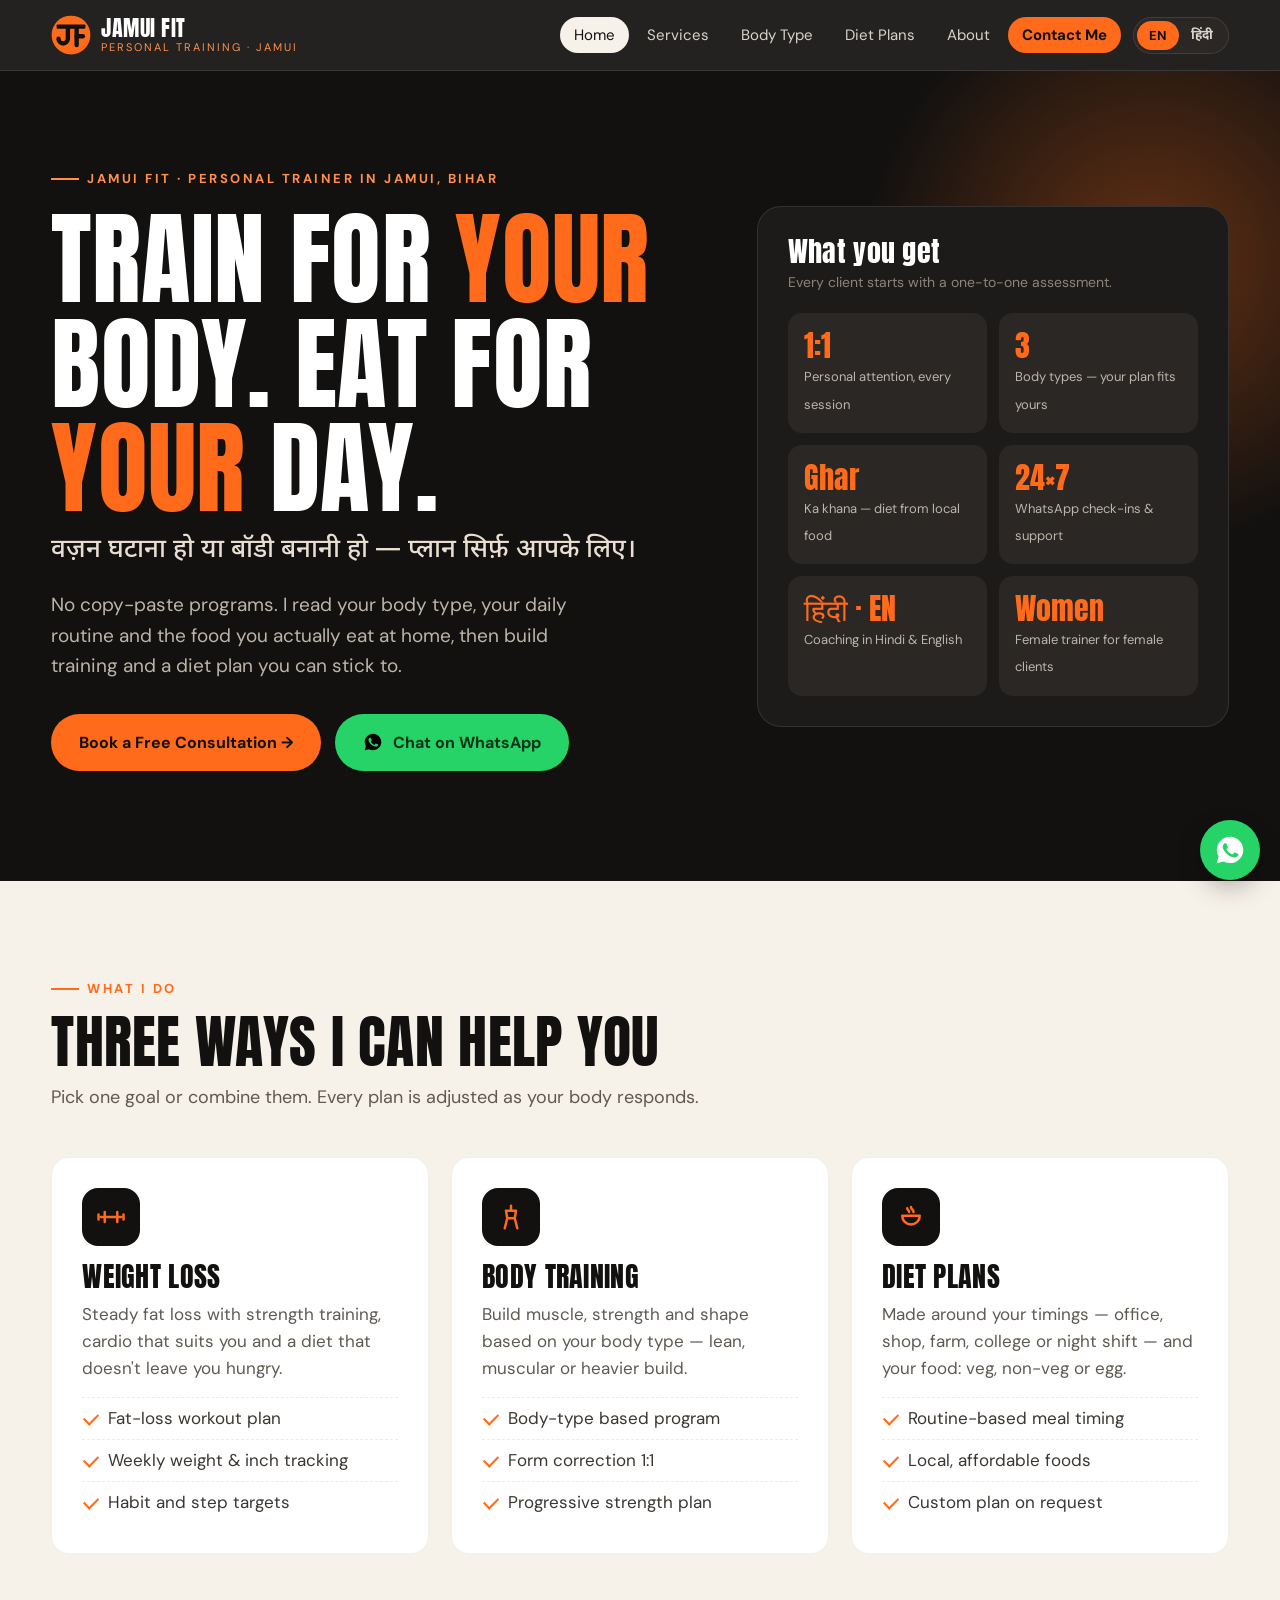
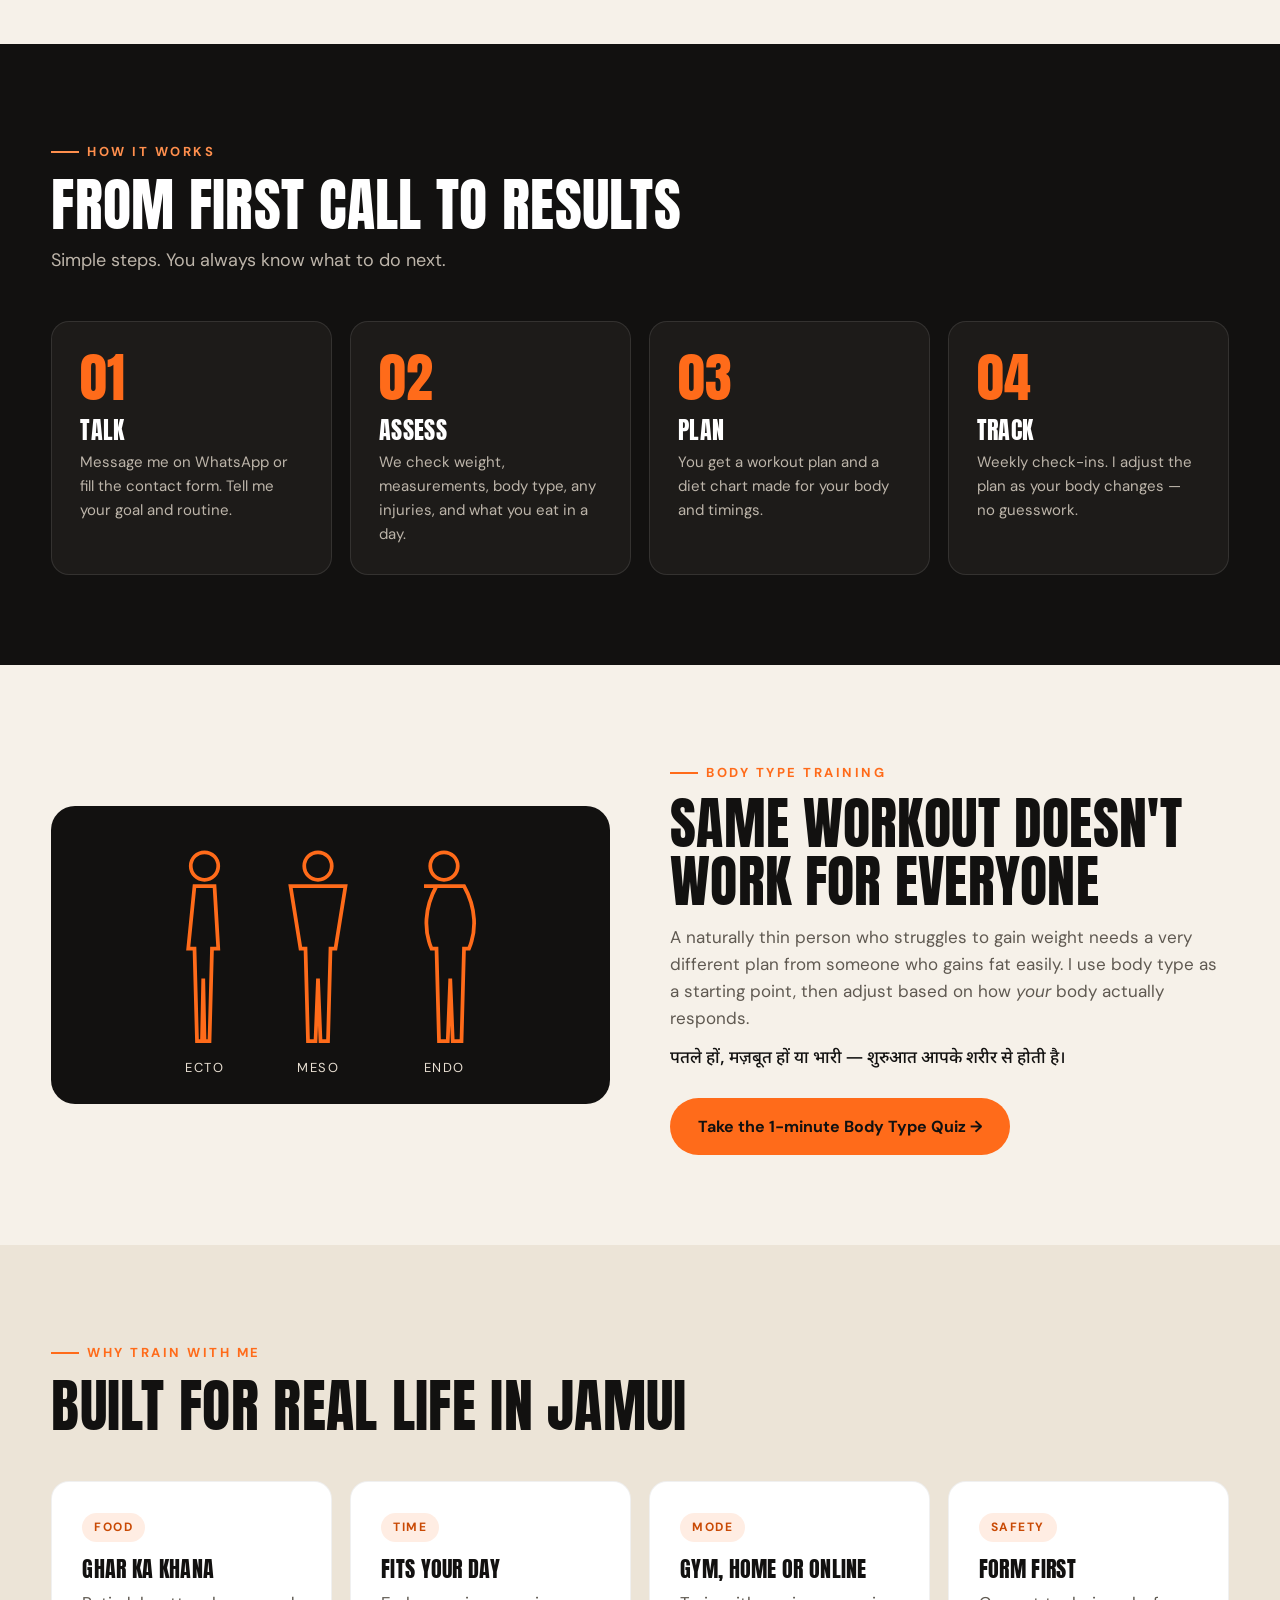
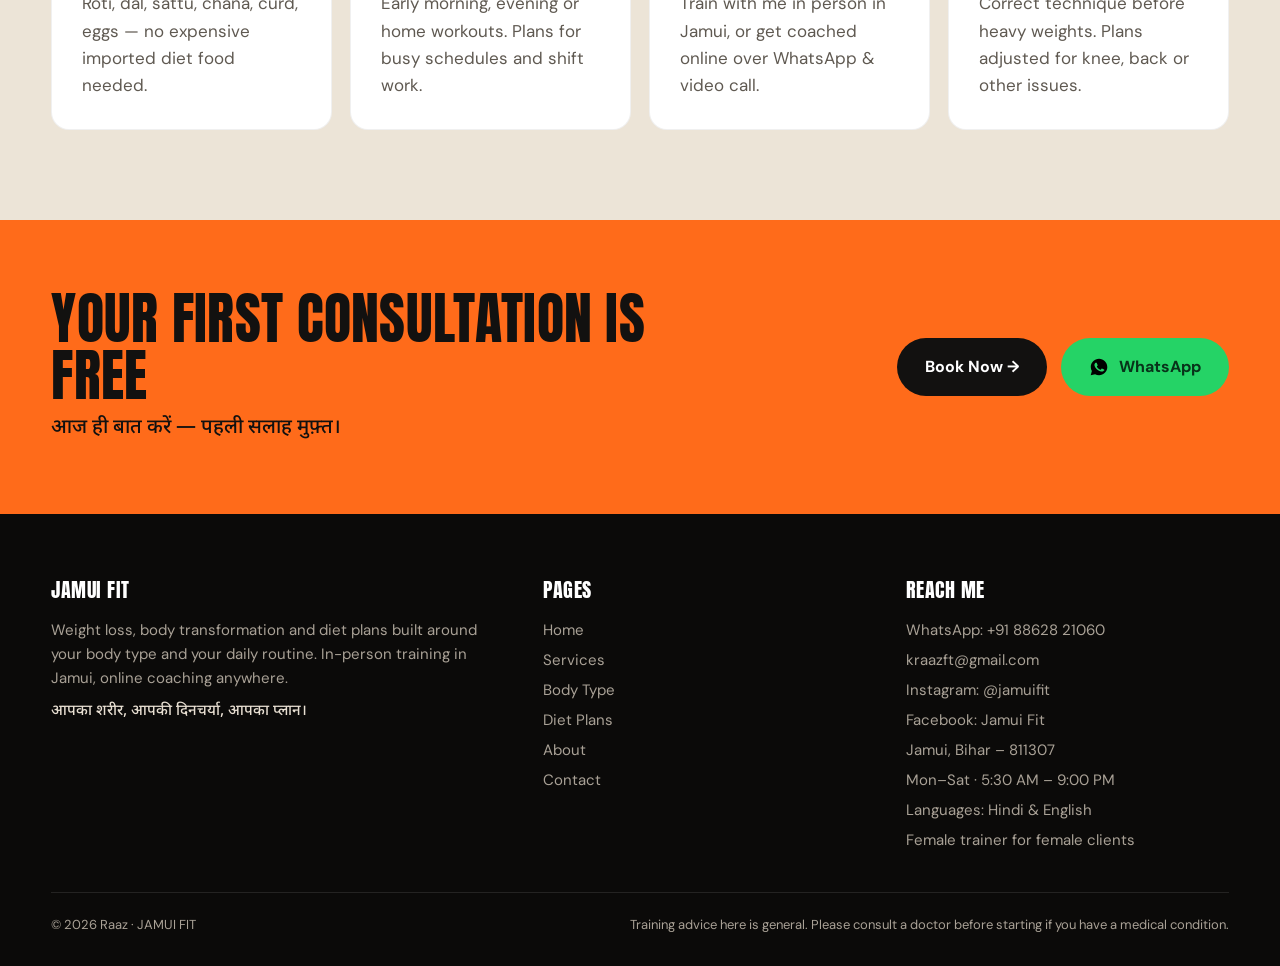
<file: index.html>
<!DOCTYPE html>
<html lang="en">
<head>
<meta charset="UTF-8">
<meta name="viewport" content="width=device-width, initial-scale=1">
<!-- SITE URL: https://priyatam0509.github.io/JamuiFIT/  (replace everywhere when moving to a custom domain) -->
<title data-hi="जमुई फिट — जमुई में पर्सनल ट्रेनर">Jamui Fit | Personal Trainer &amp; Gym Coaching in Jamui, Bihar</title>
<meta name="description" content="Jamui Fit – personal trainer in Jamui, Bihar. Weight loss, muscle gain and diet plans for your body type. Female trainer for women. Free consultation.">
<link rel="canonical" href="https://priyatam0509.github.io/JamuiFIT/">
<meta property="og:type" content="website">
<meta property="og:site_name" content="Jamui Fit">
<meta property="og:locale" content="en_IN">
<meta property="og:title" content="Jamui Fit | Personal Trainer in Jamui, Bihar">
<meta property="og:description" content="Weight loss, muscle gain and diet plans made for your body and routine. Hindi &amp; English. Free first consultation.">
<meta property="og:url" content="https://priyatam0509.github.io/JamuiFIT/">
<meta name="twitter:card" content="summary">
<meta name="twitter:title" content="Jamui Fit | Personal Trainer in Jamui, Bihar">
<meta name="twitter:description" content="Weight loss, muscle gain and diet plans made for your body and routine. Hindi &amp; English. Free first consultation.">
<meta name="theme-color" content="#121110">
<link rel="icon" href="assets/logo.svg" type="image/svg+xml">
<link rel="icon" href="assets/logo-512.png" type="image/png">
<link rel="apple-touch-icon" href="assets/apple-touch-icon.png">
<script type="application/ld+json">
{
  "@context": "https://schema.org",
  "@type": [
    "HealthClub",
    "LocalBusiness"
  ],
  "@id": "https://priyatam0509.github.io/JamuiFIT/#business",
  "name": "Jamui Fit",
  "alternateName": [
    "JamuiFit",
    "Jamui Fit Personal Training",
    "जमुई फिट"
  ],
  "description": "Personal trainer in Jamui, Bihar offering weight loss, muscle gain, body transformation, custom diet plans and online coaching. Female trainer available for female clients.",
  "url": "https://priyatam0509.github.io/JamuiFIT/",
  "logo": "https://priyatam0509.github.io/JamuiFIT/assets/logo-512.png",
  "image": "https://priyatam0509.github.io/JamuiFIT/assets/logo-512.png",
  "telephone": "+91-8862821060",
  "email": "kraazft@gmail.com",
  "address": {
    "@type": "PostalAddress",
    "addressLocality": "Jamui",
    "addressRegion": "Bihar",
    "postalCode": "811307",
    "addressCountry": "IN"
  },
  "areaServed": {
    "@type": "City",
    "name": "Jamui"
  },
  "availableLanguage": [
    "Hindi",
    "English"
  ],
  "openingHoursSpecification": [
    {
      "@type": "OpeningHoursSpecification",
      "dayOfWeek": [
        "Monday",
        "Tuesday",
        "Wednesday",
        "Thursday",
        "Friday",
        "Saturday"
      ],
      "opens": "05:30",
      "closes": "21:00"
    }
  ],
  "sameAs": [
    "https://www.instagram.com/jamuifit/",
    "https://www.facebook.com/share/1Gr4uFY1y3/"
  ]
}
</script>
<link rel="preconnect" href="https://fonts.googleapis.com"><link rel="preconnect" href="https://fonts.gstatic.com" crossorigin>
<link href="https://fonts.googleapis.com/css2?family=Anton&family=DM+Sans:wght@400;500;700&family=Noto+Sans+Devanagari:wght@400;500;700&display=swap" rel="stylesheet">
<link rel="stylesheet" href="assets/style.css">
</head>
<body>

<section class="hero">
  <div class="wrap hero-grid">
    <div>
      <span class="eyebrow" data-hi="जमुई फिट · जमुई, बिहार में पर्सनल ट्रेनर">Jamui Fit · Personal Trainer in Jamui, Bihar</span>
      <h1 data-hi="<em>अपने</em> शरीर के लिए ट्रेनिंग। <em>अपने</em> दिन के हिसाब से खाना।">Train for <em>your</em> body. Eat for <em>your</em> day.</h1>
      <p class="hi hi-line">वज़न घटाना हो या बॉडी बनानी हो — प्लान सिर्फ़ आपके लिए।</p>
      <p class="lead" data-hi="कोई कॉपी-पेस्ट प्रोग्राम नहीं। मैं आपका बॉडी टाइप, आपकी दिनचर्या और घर का खाना देखकर ऐसा ट्रेनिंग और डाइट प्लान बनाता हूँ जिसे आप सच में फॉलो कर सकें।">No copy-paste programs. I read your body type, your daily routine and the food you actually eat at home, then build training and a diet plan you can stick to.</p>
      <div class="hero-actions">
        <a class="btn btn-primary" href="contact.html" data-hi="फ्री कंसल्टेशन बुक करें →">Book a Free Consultation →</a>
        <a class="btn btn-wa" data-wa="Namaste! I want to start training. Please share details."><span data-hi="WhatsApp पर बात करें">Chat on WhatsApp</span></a>
      </div>
    </div>
    <div class="hero-card reveal">
      <h3 data-hi="आपको क्या मिलेगा">What you get</h3>
      <p class="sub" data-hi="हर क्लाइंट की शुरुआत वन-टू-वन जाँच से होती है।">Every client starts with a one-to-one assessment.</p>
      <div class="stat-row">
        <div class="stat"><b>1:1</b><span data-hi="हर सेशन में व्यक्तिगत ध्यान">Personal attention, every session</span></div>
        <div class="stat"><b>3</b><span data-hi="बॉडी टाइप — प्लान आपके टाइप के हिसाब से">Body types — your plan fits yours</span></div>
        <div class="stat"><b data-hi="घर">Ghar</b><span data-hi="का खाना — लोकल खाने से डाइट">Ka khana — diet from local food</span></div>
        <div class="stat"><b>24×7</b><span data-hi="WhatsApp पर चेक-इन और सपोर्ट">WhatsApp check-ins &amp; support</span></div>
        <div class="stat"><b>हिंदी · EN</b><span data-hi="हिंदी और अंग्रेज़ी में कोचिंग">Coaching in Hindi &amp; English</span></div>
        <div class="stat"><b data-hi="महिलाएँ">Women</b><span data-hi="महिला क्लाइंट के लिए महिला ट्रेनर">Female trainer for female clients</span></div>
      </div>
    </div>
  </div>
</section>

<section>
  <div class="wrap">
    <div class="section-head reveal">
      <span class="eyebrow dark" data-hi="मैं क्या करता हूँ">What I do</span>
      <h2 data-hi="तीन तरीकों से आपकी मदद">Three ways I can help you</h2>
      <p data-hi="एक लक्ष्य चुनें या कई को मिलाएँ। शरीर के रिस्पॉन्स के साथ हर प्लान बदला जाता है।">Pick one goal or combine them. Every plan is adjusted as your body responds.</p>
    </div>
    <div class="grid-3">
      <article class="card reveal">
        <div class="icon"><svg viewBox="0 0 24 24"><path d="M4 12h16M7 8v8M17 8v8M2 10v4M22 10v4"/></svg></div>
        <h3 data-hi="वेट लॉस">Weight Loss</h3>
        <p data-hi="स्ट्रेंथ ट्रेनिंग, आपके लायक कार्डियो और ऐसी डाइट से धीरे-धीरे फैट लॉस, जिसमें भूखा न रहना पड़े।">Steady fat loss with strength training, cardio that suits you and a diet that doesn't leave you hungry.</p>
        <ul data-hi="<li>फैट लॉस वर्कआउट प्लान</li><li>हर हफ़्ते वज़न और इंच की ट्रैकिंग</li><li>आदतों और कदमों के टारगेट</li>"><li>Fat-loss workout plan</li><li>Weekly weight &amp; inch tracking</li><li>Habit and step targets</li></ul>
      </article>
      <article class="card reveal">
        <div class="icon"><svg viewBox="0 0 24 24"><path d="M12 3v4M8 7h8l-1 6h-6zM9 13l-2 8M15 13l2 8"/></svg></div>
        <h3 data-hi="बॉडी ट्रेनिंग">Body Training</h3>
        <p data-hi="अपने बॉडी टाइप के हिसाब से मसल, ताक़त और शेप बनाएँ — पतला, मस्कुलर या भारी शरीर।">Build muscle, strength and shape based on your body type — lean, muscular or heavier build.</p>
        <ul data-hi="<li>बॉडी टाइप पर आधारित प्रोग्राम</li><li>1:1 फ़ॉर्म करेक्शन</li><li>धीरे-धीरे बढ़ता स्ट्रेंथ प्लान</li>"><li>Body-type based program</li><li>Form correction 1:1</li><li>Progressive strength plan</li></ul>
      </article>
      <article class="card reveal">
        <div class="icon"><svg viewBox="0 0 24 24"><path d="M5 11h14a7 7 0 0 1-14 0zM12 4c0 2 2 2 2 4M9 5c0 1.5 1.5 1.5 1.5 3"/></svg></div>
        <h3 data-hi="डाइट प्लान">Diet Plans</h3>
        <p data-hi="आपकी टाइमिंग के हिसाब से — ऑफ़िस, दुकान, खेत, कॉलेज या नाइट शिफ़्ट — और आपके खाने के हिसाब से: वेज, नॉन-वेज या अंडा।">Made around your timings — office, shop, farm, college or night shift — and your food: veg, non-veg or egg.</p>
        <ul data-hi="<li>दिनचर्या के हिसाब से खाने का समय</li><li>लोकल और किफ़ायती खाना</li><li>माँग पर कस्टम प्लान</li>"><li>Routine-based meal timing</li><li>Local, affordable foods</li><li>Custom plan on request</li></ul>
      </article>
    </div>
  </div>
</section>

<section class="dark-sec">
  <div class="wrap">
    <div class="section-head reveal">
      <span class="eyebrow" data-hi="कैसे काम करता है">How it works</span>
      <h2 data-hi="पहली बात से रिज़ल्ट तक">From first call to results</h2>
      <p data-hi="आसान स्टेप्स। आपको हमेशा पता रहेगा कि आगे क्या करना है।">Simple steps. You always know what to do next.</p>
    </div>
    <div class="steps">
      <div class="step reveal"><h3 data-hi="बात">Talk</h3><p data-hi="WhatsApp पर मैसेज करें या कॉन्टैक्ट फ़ॉर्म भरें। अपना लक्ष्य और दिनचर्या बताएँ।">Message me on WhatsApp or fill the contact form. Tell me your goal and routine.</p></div>
      <div class="step reveal"><h3 data-hi="जाँच">Assess</h3><p data-hi="हम वज़न, नाप, बॉडी टाइप, कोई चोट और आप दिन में क्या खाते हैं — सब देखते हैं।">We check weight, measurements, body type, any injuries, and what you eat in a day.</p></div>
      <div class="step reveal"><h3 data-hi="प्लान">Plan</h3><p data-hi="आपको अपने शरीर और टाइमिंग के हिसाब से वर्कआउट प्लान और डाइट चार्ट मिलता है।">You get a workout plan and a diet chart made for your body and timings.</p></div>
      <div class="step reveal"><h3 data-hi="ट्रैक">Track</h3><p data-hi="हर हफ़्ते चेक-इन। शरीर बदलने के साथ मैं प्लान बदलता हूँ — कोई अंदाज़ा नहीं।">Weekly check-ins. I adjust the plan as your body changes — no guesswork.</p></div>
    </div>
  </div>
</section>

<section>
  <div class="wrap split">
    <div class="body-figs reveal" aria-hidden="true">
      <figure><svg viewBox="0 0 60 160"><circle cx="30" cy="16" r="11"/><path d="M22 32h16l3 50-5 0-2 74h-4l-1-50-1 50h-4l-2-74-5 0z"/></svg>Ecto</figure>
      <figure><svg viewBox="0 0 80 160"><circle cx="40" cy="16" r="11"/><path d="M18 32h44l-8 50h-4l-2 74h-6l-2-50-2 50h-6l-2-74h-4z"/></svg>Meso</figure>
      <figure><svg viewBox="0 0 80 160"><circle cx="40" cy="16" r="11"/><path d="M24 32h32c10 18 10 36 4 50h-4l-2 74h-7l-2-50-2 50h-7l-2-74h-4c-6-14-6-32 4-50z"/></svg>Endo</figure>
    </div>
    <div class="reveal">
      <span class="eyebrow dark" data-hi="बॉडी टाइप ट्रेनिंग">Body type training</span>
      <h2 style="font-size:clamp(36px,5vw,56px);text-transform:uppercase;margin:12px 0 14px" data-hi="एक ही वर्कआउट सब पर काम नहीं करता">Same workout doesn't work for everyone</h2>
      <p style="color:#5f5951;margin-bottom:14px" data-hi="जो व्यक्ति स्वाभाविक रूप से पतला है और वज़न नहीं बढ़ा पाता, उसे उस व्यक्ति से बिल्कुल अलग प्लान चाहिए जिसका फैट जल्दी बढ़ता है। मैं बॉडी टाइप से शुरुआत करता हूँ, फिर <em>आपके</em> शरीर के असली रिस्पॉन्स के हिसाब से बदलाव करता हूँ।">A naturally thin person who struggles to gain weight needs a very different plan from someone who gains fat easily. I use body type as a starting point, then adjust based on how <em>your</em> body actually responds.</p>
      <p class="hi" style="margin-bottom:24px">पतले हों, मज़बूत हों या भारी — शुरुआत आपके शरीर से होती है।</p>
      <a class="btn btn-primary" href="body-type.html" data-hi="1 मिनट का बॉडी टाइप क्विज़ दें →">Take the 1-minute Body Type Quiz →</a>
    </div>
  </div>
</section>

<section class="alt">
  <div class="wrap">
    <div class="section-head reveal">
      <span class="eyebrow dark" data-hi="मेरे साथ क्यों">Why train with me</span>
      <h2 data-hi="जमुई की असली ज़िंदगी के लिए बना">Built for real life in Jamui</h2>
    </div>
    <div class="grid-4">
      <div class="card reveal"><span class="tag" data-hi="खाना">Food</span><h3 style="font-size:22px" data-hi="घर का खाना">Ghar ka khana</h3><p data-hi="रोटी, दाल, सत्तू, चना, दही, अंडे — महँगे इम्पोर्टेड डाइट फ़ूड की ज़रूरत नहीं।">Roti, dal, sattu, chana, curd, eggs — no expensive imported diet food needed.</p></div>
      <div class="card reveal"><span class="tag" data-hi="समय">Time</span><h3 style="font-size:22px" data-hi="आपके दिन में फिट">Fits your day</h3><p data-hi="सुबह जल्दी, शाम को या घर पर वर्कआउट। व्यस्त लोगों और शिफ़्ट वालों के लिए प्लान।">Early morning, evening or home workouts. Plans for busy schedules and shift work.</p></div>
      <div class="card reveal"><span class="tag" data-hi="मोड">Mode</span><h3 style="font-size:22px" data-hi="जिम, घर या ऑनलाइन">Gym, home or online</h3><p data-hi="जमुई में मेरे साथ आमने-सामने ट्रेनिंग करें, या WhatsApp और वीडियो कॉल से ऑनलाइन कोचिंग लें।">Train with me in person in Jamui, or get coached online over WhatsApp &amp; video call.</p></div>
      <div class="card reveal"><span class="tag" data-hi="सुरक्षा">Safety</span><h3 style="font-size:22px" data-hi="पहले सही फ़ॉर्म">Form first</h3><p data-hi="भारी वज़न से पहले सही तकनीक। घुटने, कमर या दूसरी समस्याओं के हिसाब से प्लान।">Correct technique before heavy weights. Plans adjusted for knee, back or other issues.</p></div>
    </div>
  </div>
</section>

<section class="cta-band">
  <div class="wrap">
    <div>
      <h2 data-hi="आपकी पहली कंसल्टेशन फ्री है">Your first consultation is free</h2>
      <p class="hi">आज ही बात करें — पहली सलाह मुफ़्त।</p>
    </div>
    <div class="hero-actions">
      <a class="btn btn-primary" href="contact.html" data-hi="अभी बुक करें →">Book Now →</a>
      <a class="btn btn-wa" data-wa>WhatsApp</a>
    </div>
  </div>
</section>

<script src="assets/site.js"></script>
</body>
</html>
</file>
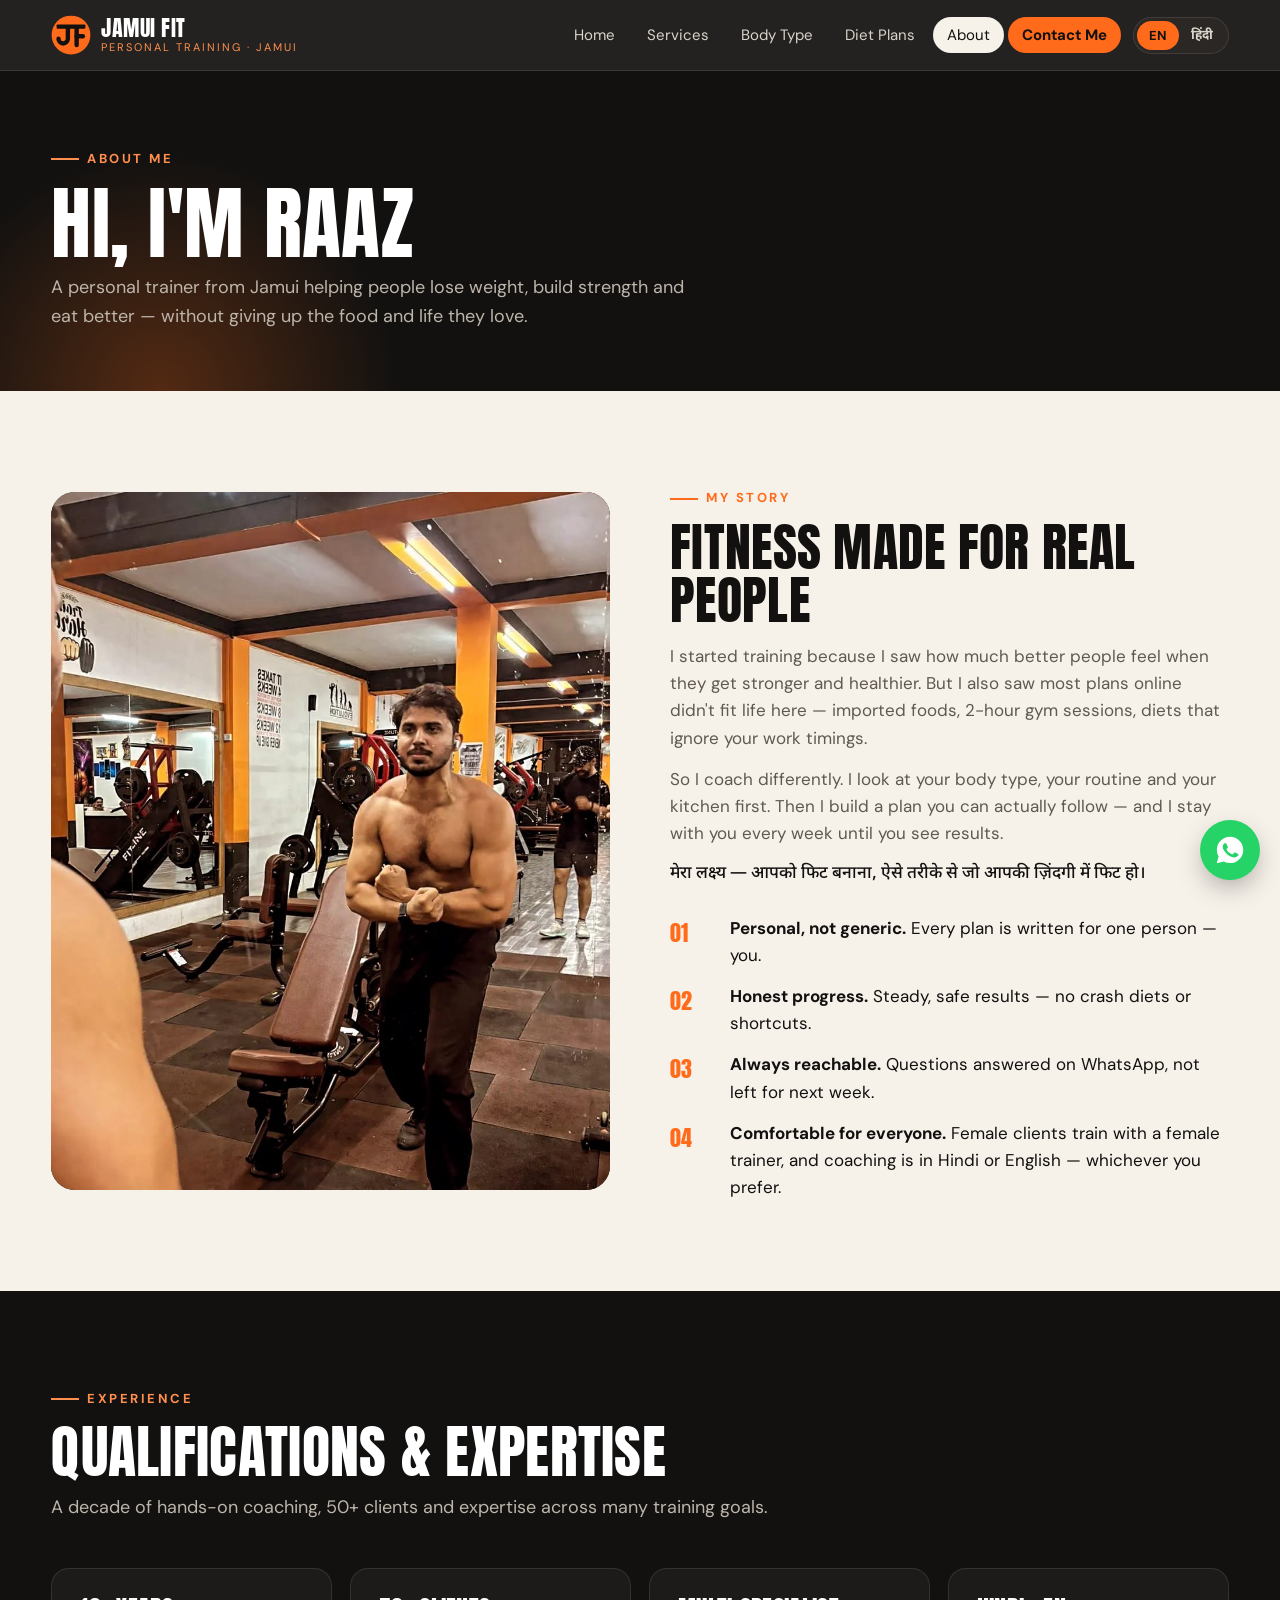
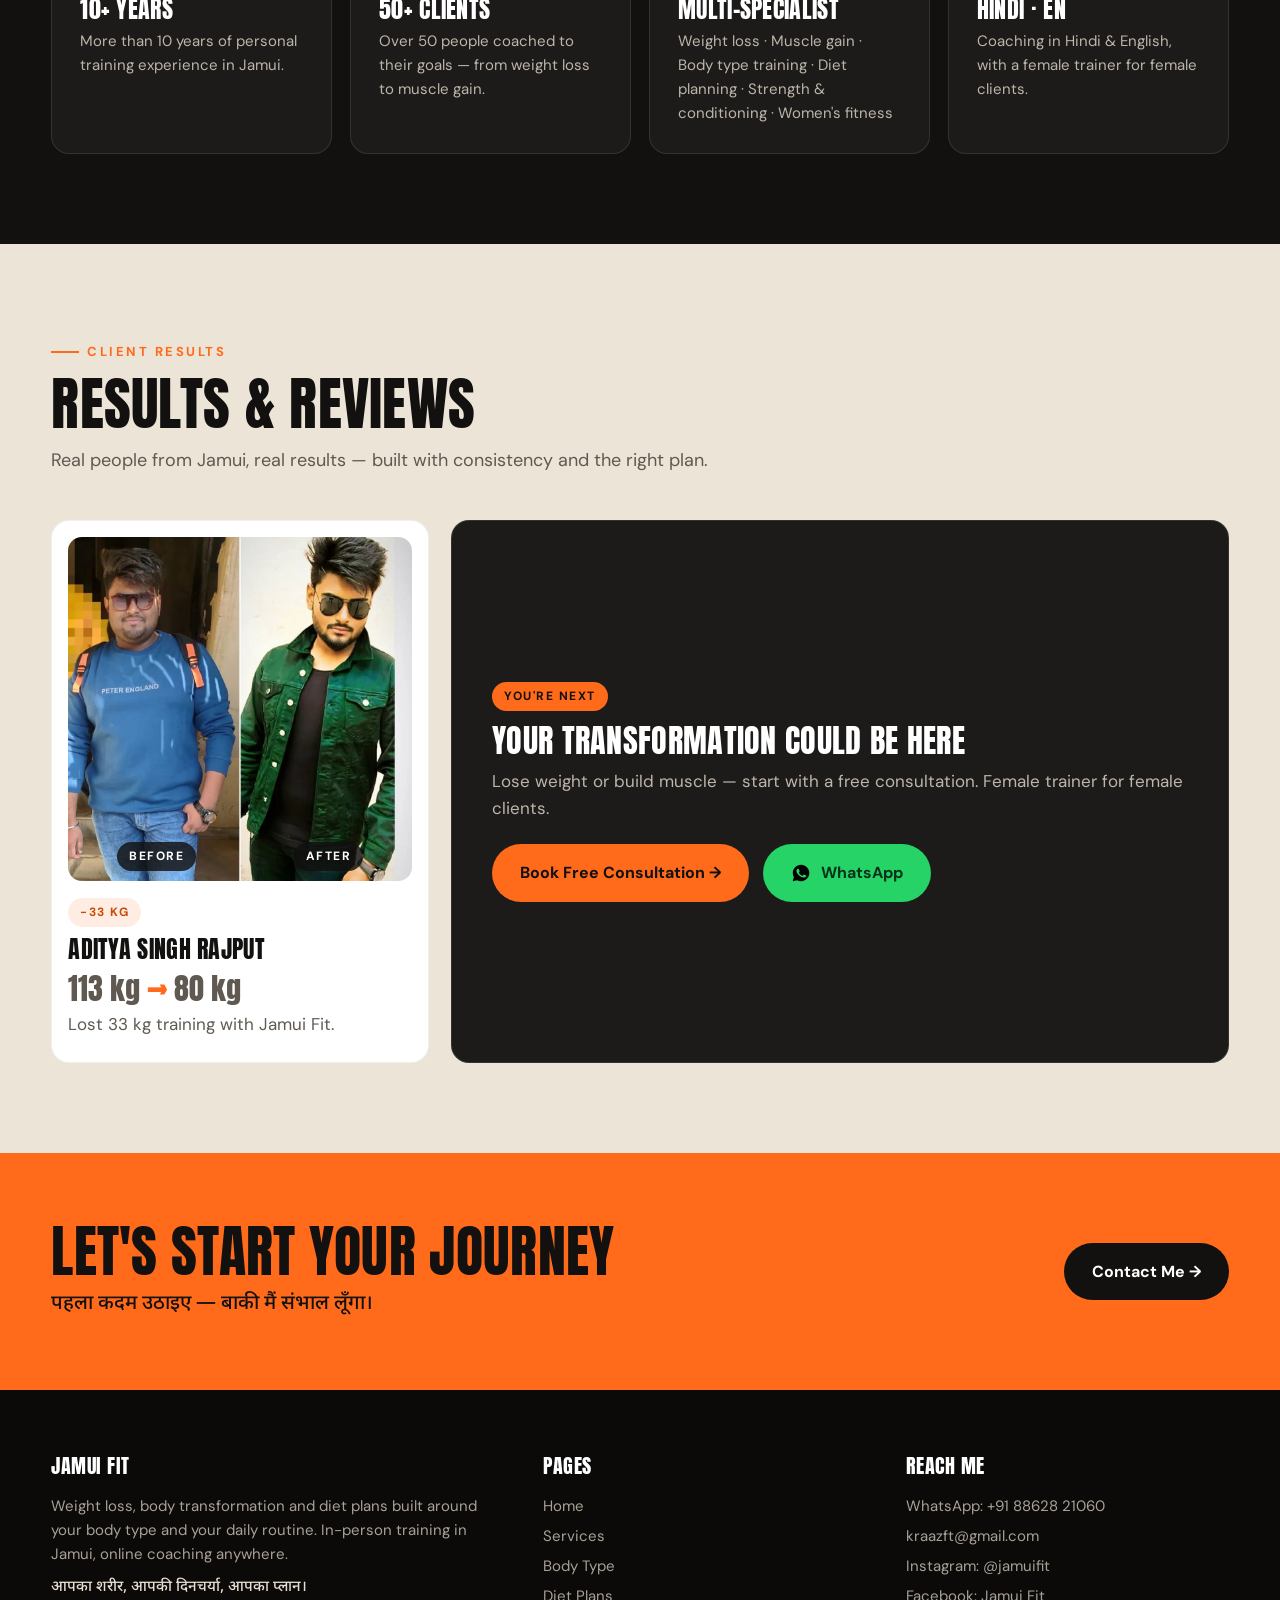
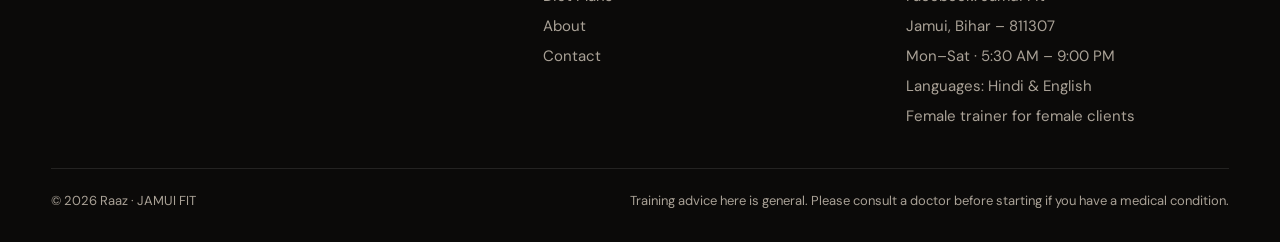
<file: about.html>
<!DOCTYPE html>
<html lang="en">
<head>
<meta charset="UTF-8">
<meta name="viewport" content="width=device-width, initial-scale=1">
<!-- SITE URL: https://priyatam0509.github.io/JamuiFIT/  (replace everywhere when moving to a custom domain) -->
<title data-hi="राज़ के बारे में — जमुई फिट पर्सनल ट्रेनर">About Raaz – Personal Trainer at Jamui Fit, Jamui, Bihar</title>
<meta name="description" content="Meet Raaz, the trainer behind Jamui Fit – personal training in Jamui, Bihar. Experience, approach and client results. Hindi &amp; English.">
<meta property="og:image" content="https://priyatam0509.github.io/JamuiFIT/assets/trainer-raaz.jpg">
<link rel="canonical" href="https://priyatam0509.github.io/JamuiFIT/about.html">
<meta property="og:type" content="website">
<meta property="og:site_name" content="Jamui Fit">
<meta property="og:locale" content="en_IN">
<meta property="og:title" content="About Jamui Fit – Personal Trainer in Jamui">
<meta property="og:description" content="Experience, qualifications, training approach and client results.">
<meta property="og:url" content="https://priyatam0509.github.io/JamuiFIT/about.html">
<meta name="twitter:card" content="summary">
<meta name="twitter:title" content="About Jamui Fit – Personal Trainer in Jamui">
<meta name="twitter:description" content="Experience, qualifications, training approach and client results.">
<meta name="theme-color" content="#121110">
<link rel="icon" href="assets/logo.svg" type="image/svg+xml">
<link rel="icon" href="assets/logo-512.png" type="image/png">
<link rel="apple-touch-icon" href="assets/apple-touch-icon.png">
<link rel="preconnect" href="https://fonts.googleapis.com"><link rel="preconnect" href="https://fonts.gstatic.com" crossorigin>
<link href="https://fonts.googleapis.com/css2?family=Anton&family=DM+Sans:wght@400;500;700&family=Noto+Sans+Devanagari:wght@400;500;700&display=swap" rel="stylesheet">
<link rel="stylesheet" href="assets/style.css">
</head>
<body>

<section class="page-hero">
  <div class="wrap">
    <span class="eyebrow" data-hi="मेरे बारे में">About me</span>
    <h1 data-hi="नमस्ते, मैं <span data-site='trainerName'>राज़</span> हूँ">Hi, I'm <span data-site="trainerName">Raaz</span></h1>
    <p data-hi="जमुई का एक पर्सनल ट्रेनर, जो लोगों को वज़न घटाने, ताक़त बढ़ाने और बेहतर खाने में मदद करता है — बिना अपना पसंदीदा खाना और ज़िंदगी छोड़े।">A personal trainer from Jamui helping people lose weight, build strength and eat better — without giving up the food and life they love.</p>
  </div>
</section>

<section>
  <div class="wrap split">
    <div class="portrait has-photo reveal">
      <img src="assets/trainer-raaz.jpg" width="1200" height="1200" loading="lazy" alt="Raaz, personal trainer at Jamui Fit, in the gym in Jamui">
    </div>
    <div class="reveal">
      <span class="eyebrow dark" data-hi="मेरी कहानी">My story</span>
      <h2 style="font-size:clamp(34px,4.5vw,52px);text-transform:uppercase;margin:12px 0 16px" data-hi="असली लोगों के लिए फ़िटनेस">Fitness made for real people</h2>
      <p style="color:#5f5951;margin-bottom:14px" data-hi="मैंने ट्रेनिंग इसलिए शुरू की क्योंकि मैंने देखा कि मज़बूत और स्वस्थ होने पर लोग कितना बेहतर महसूस करते हैं। लेकिन यह भी देखा कि ऑनलाइन मिलने वाले ज़्यादातर प्लान यहाँ की ज़िंदगी में फिट नहीं होते — इम्पोर्टेड खाना, 2 घंटे का जिम, और ऐसी डाइट जो आपके काम के समय को नहीं समझती।">I started training because I saw how much better people feel when they get stronger and healthier. But I also saw most plans online didn't fit life here — imported foods, 2-hour gym sessions, diets that ignore your work timings.</p>
      <p style="color:#5f5951;margin-bottom:14px" data-hi="इसलिए मैं अलग तरीके से कोचिंग करता हूँ। पहले आपका बॉडी टाइप, दिनचर्या और रसोई देखता हूँ। फिर ऐसा प्लान बनाता हूँ जिसे आप सच में फॉलो कर सकें — और रिज़ल्ट दिखने तक हर हफ़्ते आपके साथ रहता हूँ।">So I coach differently. I look at your body type, your routine and your kitchen first. Then I build a plan you can actually follow — and I stay with you every week until you see results.</p>
      <p class="hi" style="margin-bottom:24px">मेरा लक्ष्य — आपको फिट बनाना, ऐसे तरीके से जो आपकी ज़िंदगी में फिट हो।</p>
      <div class="values">
        <div class="value"><b>01</b><div data-hi="<strong>व्यक्तिगत, आम नहीं।</strong> हर प्लान सिर्फ़ एक इंसान के लिए लिखा जाता है — आपके लिए।"><strong>Personal, not generic.</strong> Every plan is written for one person — you.</div></div>
        <div class="value"><b>02</b><div data-hi="<strong>ईमानदार प्रोग्रेस।</strong> धीरे-धीरे, सुरक्षित रिज़ल्ट — कोई क्रैश डाइट या शॉर्टकट नहीं।"><strong>Honest progress.</strong> Steady, safe results — no crash diets or shortcuts.</div></div>
        <div class="value"><b>03</b><div data-hi="<strong>हमेशा उपलब्ध।</strong> सवालों के जवाब WhatsApp पर, अगले हफ़्ते का इंतज़ार नहीं।"><strong>Always reachable.</strong> Questions answered on WhatsApp, not left for next week.</div></div>
        <div class="value"><b>04</b><div data-hi="<strong>सबके लिए आरामदायक।</strong> महिला क्लाइंट महिला ट्रेनर के साथ ट्रेनिंग करती हैं, और कोचिंग हिंदी या अंग्रेज़ी में — जो आपको पसंद हो।"><strong>Comfortable for everyone.</strong> Female clients train with a female trainer, and coaching is in Hindi or English — whichever you prefer.</div></div>
      </div>
    </div>
  </div>
</section>

<section class="dark-sec">
  <div class="wrap">
    <div class="section-head reveal">
      <span class="eyebrow" data-hi="अनुभव">Experience</span>
      <h2 data-hi="योग्यता और विशेषज्ञता">Qualifications &amp; expertise</h2>
      <p data-hi="10 साल का अनुभव, 50 से ज़्यादा क्लाइंट और कई तरह की ट्रेनिंग में विशेषज्ञता।">A decade of hands-on coaching, 50+ clients and expertise across many training goals.</p>
    </div>
    <div class="grid-4">
      <div class="step reveal" style="padding-top:28px"><h3 data-hi="10+ साल">10+ Years</h3><p data-hi="जमुई में 10 साल से ज़्यादा का पर्सनल ट्रेनिंग अनुभव।">More than 10 years of personal training experience in Jamui.</p></div>
      <div class="step reveal" style="padding-top:28px"><h3 data-hi="50+ क्लाइंट">50+ Clients</h3><p data-hi="50 से ज़्यादा लोगों को उनके लक्ष्य तक पहुँचाया — वेट लॉस से मसल गेन तक।">Over 50 people coached to their goals — from weight loss to muscle gain.</p></div>
      <div class="step reveal" style="padding-top:28px"><h3 data-hi="मल्टी-स्पेशलिस्ट">Multi-specialist</h3><p data-hi="वेट लॉस · मसल गेन · बॉडी टाइप ट्रेनिंग · डाइट प्लानिंग · स्ट्रेंथ और कंडीशनिंग · महिलाओं की फ़िटनेस">Weight loss · Muscle gain · Body type training · Diet planning · Strength &amp; conditioning · Women's fitness</p></div>
      <div class="step reveal" style="padding-top:28px"><h3 data-hi="हिंदी · EN">Hindi · EN</h3><p data-hi="हिंदी और अंग्रेज़ी में कोचिंग, और महिला क्लाइंट के लिए महिला ट्रेनर।">Coaching in Hindi &amp; English, with a female trainer for female clients.</p></div>
      <!-- CERTIFICATIONS: add a card here for each real certificate Raaz holds (name + issuing body), e.g.
      <div class="step reveal" style="padding-top:28px"><h3>Certified</h3><p>Certificate name — Issuing body</p></div> -->
    </div>
  </div>
</section>

<section class="alt">
  <div class="wrap">
    <div class="section-head reveal">
      <span class="eyebrow dark" data-hi="क्लाइंट रिज़ल्ट">Client results</span>
      <h2 data-hi="रिज़ल्ट और रिव्यू">Results &amp; reviews</h2>
      <p data-hi="जमुई के असली लोग, असली रिज़ल्ट — लगातार मेहनत और सही प्लान से।">Real people from Jamui, real results — built with consistency and the right plan.</p>
    </div>
    <div class="grid-3">
      <article class="card result-card reveal">
        <figure class="ba">
          <img src="assets/transformation-1.jpg" loading="lazy" alt="Aditya Singh Rajput before and after his Jamui Fit transformation: 113 kg to 80 kg">
          <figcaption><span data-hi="पहले">Before</span><span data-hi="बाद में">After</span></figcaption>
        </figure>
        <span class="tag" data-hi="−33 किलो">−33 kg</span>
        <h3 style="font-size:24px;margin-top:10px" data-hi="आदित्य सिंह राजपूत">Aditya Singh Rajput</h3>
        <p class="ba-stat" data-hi="113 किलो <b>→</b> 80 किलो">113 kg <b>→</b> 80 kg</p>
        <p data-hi="जमुई फिट के साथ ट्रेनिंग करके 33 किलो वज़न कम किया।">Lost 33 kg training with Jamui Fit.</p>
      </article>
      <!-- To add another client: copy the <article class="card result-card"> block above, change the photo, name and numbers. -->
      <div class="card dark-card reveal next-card">
        <span class="tag" style="background:var(--saffron);color:var(--ink)" data-hi="अगली बारी आपकी">You're next</span>
        <h3 style="font-size:32px;margin:14px 0 10px;color:#fff" data-hi="आपका ट्रांसफ़ॉर्मेशन यहाँ हो सकता है">Your transformation could be here</h3>
        <p style="color:#bdb5aa" data-hi="वज़न घटाना हो या बॉडी बनानी हो — फ्री कंसल्टेशन से शुरुआत करें। महिला क्लाइंट के लिए महिला ट्रेनर।">Lose weight or build muscle — start with a free consultation. Female trainer for female clients.</p>
        <div class="hero-actions" style="margin-top:22px">
          <a class="btn btn-primary" href="contact.html" data-hi="फ्री कंसल्टेशन बुक करें →">Book Free Consultation →</a>
          <a class="btn btn-wa" data-wa="Namaste! I saw the transformation on your website. I want to start too."><span data-hi="WhatsApp करें">WhatsApp</span></a>
        </div>
      </div>
    </div>
  </div>
</section>

<section class="cta-band">
  <div class="wrap">
    <div><h2 data-hi="चलिए आपका सफ़र शुरू करें">Let's start your journey</h2><p class="hi">पहला कदम उठाइए — बाकी मैं संभाल लूँगा।</p></div>
    <a class="btn btn-primary" href="contact.html" data-hi="संपर्क करें →">Contact Me →</a>
  </div>
</section>

<script src="assets/site.js"></script>
</body>
</html>
</file>
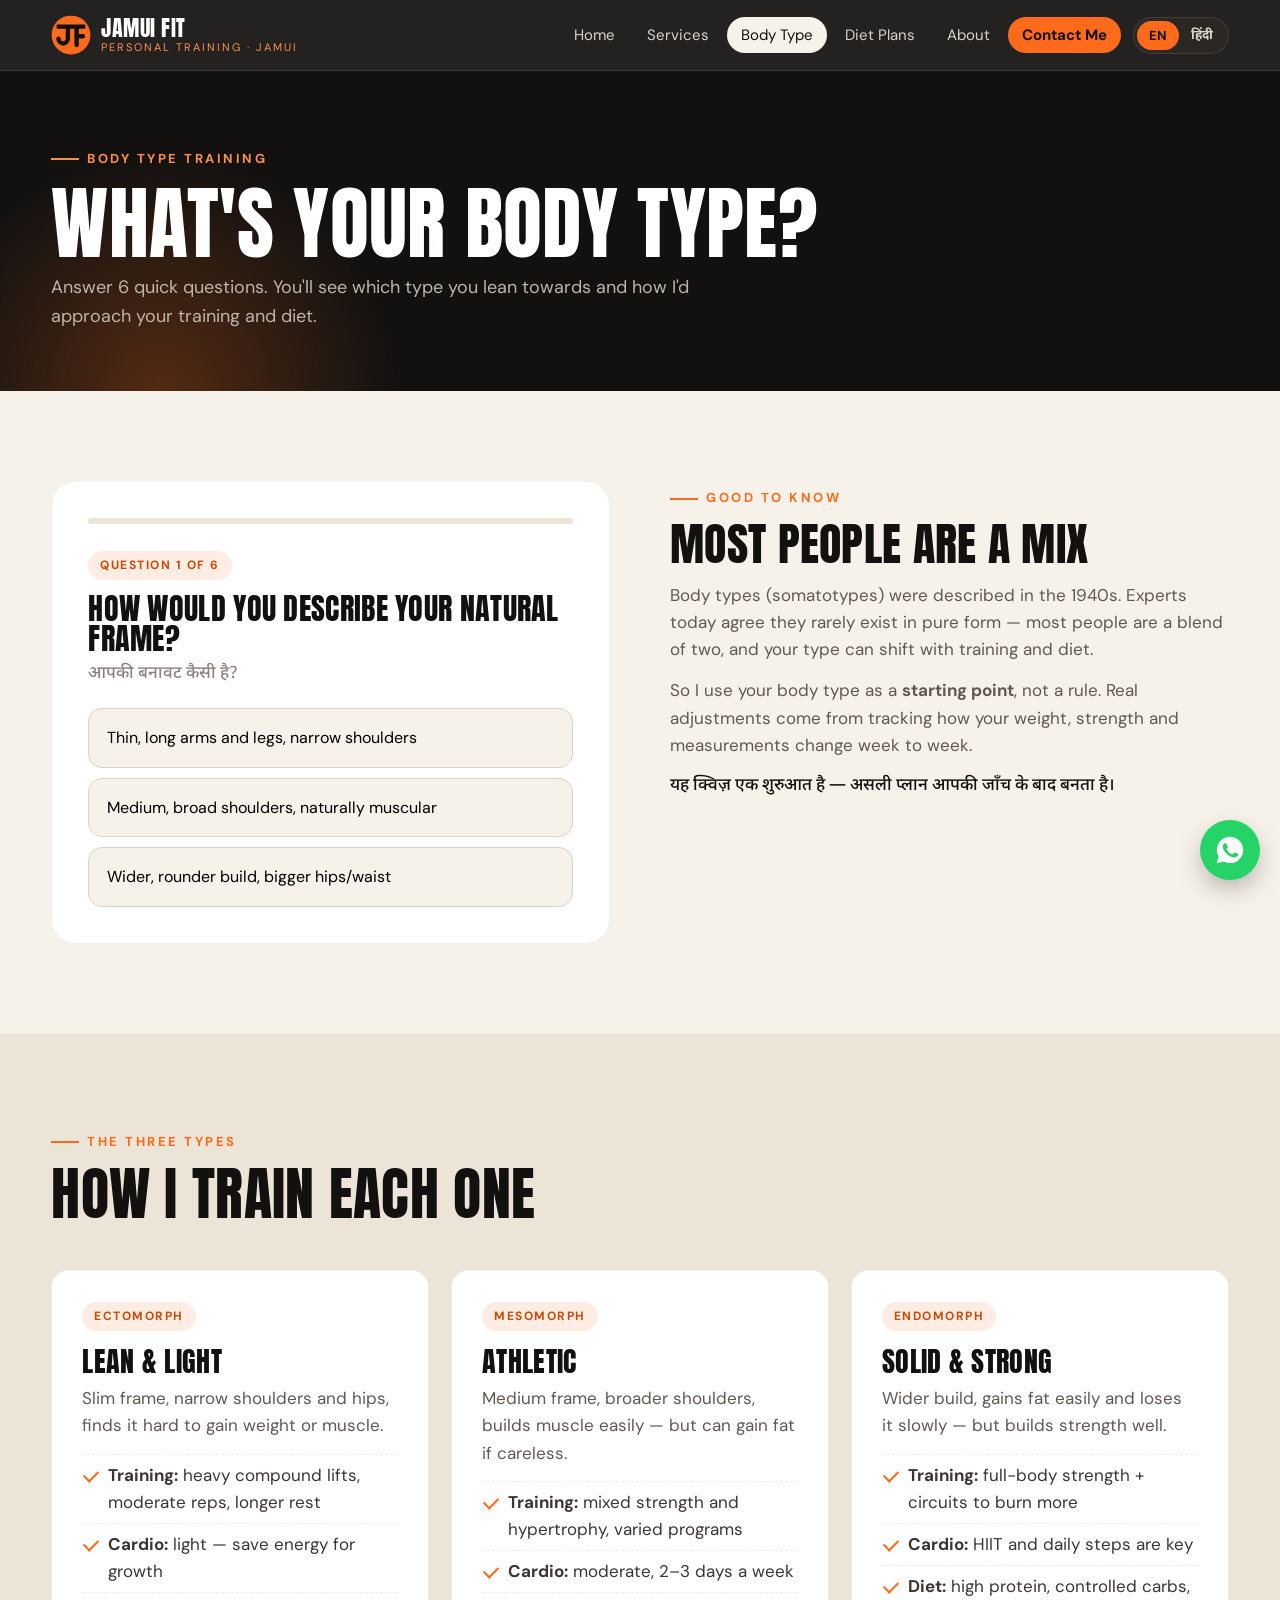
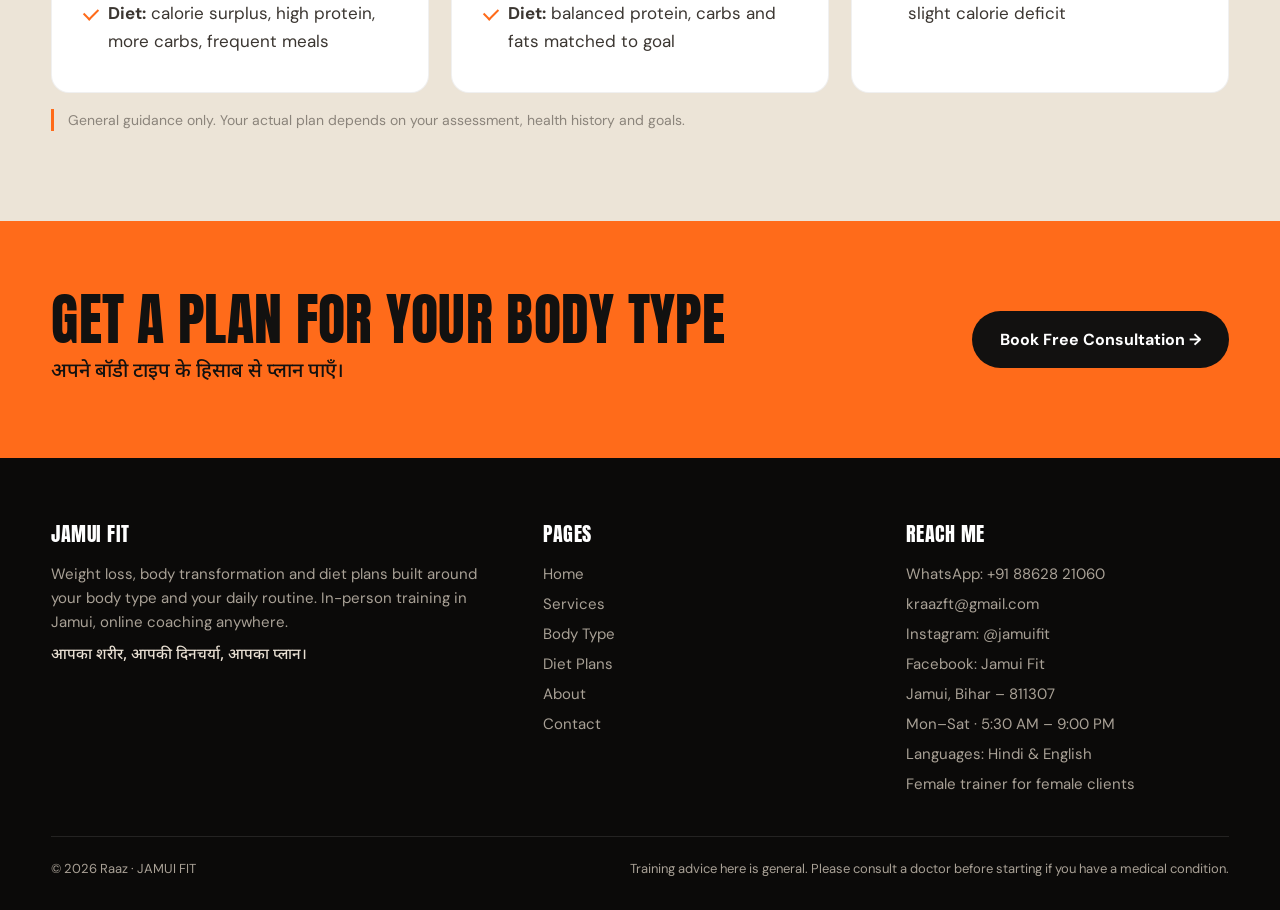
<file: body-type.html>
<!DOCTYPE html>
<html lang="en">
<head>
<meta charset="UTF-8">
<meta name="viewport" content="width=device-width, initial-scale=1">
<!-- SITE URL: https://priyatam0509.github.io/JamuiFIT/  (replace everywhere when moving to a custom domain) -->
<title data-hi="बॉडी टाइप क्विज़ — जमुई फिट">Body Type Quiz – Ectomorph, Mesomorph, Endomorph | Jamui Fit, Jamui</title>
<meta name="description" content="Free body type quiz by Jamui Fit, Jamui. Find out if you are ectomorph, mesomorph or endomorph and how your training and diet should change.">
<link rel="canonical" href="https://priyatam0509.github.io/JamuiFIT/body-type.html">
<meta property="og:type" content="website">
<meta property="og:site_name" content="Jamui Fit">
<meta property="og:locale" content="en_IN">
<meta property="og:title" content="What's Your Body Type? Free Quiz | Jamui Fit">
<meta property="og:description" content="Ectomorph, mesomorph or endomorph? Take the quiz and see how to train and eat for your body.">
<meta property="og:url" content="https://priyatam0509.github.io/JamuiFIT/body-type.html">
<meta name="twitter:card" content="summary">
<meta name="twitter:title" content="What's Your Body Type? Free Quiz | Jamui Fit">
<meta name="twitter:description" content="Ectomorph, mesomorph or endomorph? Take the quiz and see how to train and eat for your body.">
<meta name="theme-color" content="#121110">
<link rel="icon" href="assets/logo.svg" type="image/svg+xml">
<link rel="icon" href="assets/logo-512.png" type="image/png">
<link rel="apple-touch-icon" href="assets/apple-touch-icon.png">
<link rel="preconnect" href="https://fonts.googleapis.com"><link rel="preconnect" href="https://fonts.gstatic.com" crossorigin>
<link href="https://fonts.googleapis.com/css2?family=Anton&family=DM+Sans:wght@400;500;700&family=Noto+Sans+Devanagari:wght@400;500;700&display=swap" rel="stylesheet">
<link rel="stylesheet" href="assets/style.css">
</head>
<body>

<section class="page-hero">
  <div class="wrap">
    <span class="eyebrow" data-hi="बॉडी टाइप ट्रेनिंग">Body type training</span>
    <h1 data-hi="आपका बॉडी टाइप क्या है?">What's your body type?</h1>
    <p data-hi="6 छोटे सवालों के जवाब दें। आप देखेंगे कि आप किस टाइप की ओर हैं और मैं आपकी ट्रेनिंग और डाइट कैसे प्लान करूँगा।">Answer 6 quick questions. You'll see which type you lean towards and how I'd approach your training and diet.</p>
  </div>
</section>

<section>
  <div class="wrap split" style="align-items:start">
    <div class="quiz reveal" id="quiz">
      <div class="quiz-progress"><div id="bar"></div></div>
      <div id="qbox"></div>
      <div class="quiz-result" id="result"></div>
    </div>
    <div class="reveal">
      <span class="eyebrow dark" data-hi="जानने लायक">Good to know</span>
      <h2 style="font-size:clamp(32px,4vw,46px);text-transform:uppercase;margin:12px 0 14px" data-hi="ज़्यादातर लोग मिश्रण होते हैं">Most people are a mix</h2>
      <p style="color:#5f5951;margin-bottom:14px" data-hi="बॉडी टाइप (सोमैटोटाइप) 1940 के दशक में बताए गए थे। आज के विशेषज्ञ मानते हैं कि ये शुद्ध रूप में कम ही मिलते हैं — ज़्यादातर लोग दो टाइप का मिश्रण होते हैं, और ट्रेनिंग व डाइट से आपका टाइप बदल भी सकता है।">Body types (somatotypes) were described in the 1940s. Experts today agree they rarely exist in pure form — most people are a blend of two, and your type can shift with training and diet.</p>
      <p style="color:#5f5951;margin-bottom:14px" data-hi="इसलिए मैं बॉडी टाइप को <b>शुरुआती बिंदु</b> मानता हूँ, नियम नहीं। असली बदलाव इस पर होते हैं कि हर हफ़्ते आपका वज़न, ताक़त और नाप कैसे बदलते हैं।">So I use your body type as a <b>starting point</b>, not a rule. Real adjustments come from tracking how your weight, strength and measurements change week to week.</p>
      <p class="hi">यह क्विज़ एक शुरुआत है — असली प्लान आपकी जाँच के बाद बनता है।</p>
    </div>
  </div>
</section>

<section class="alt">
  <div class="wrap">
    <div class="section-head reveal">
      <span class="eyebrow dark" data-hi="तीन टाइप">The three types</span>
      <h2 data-hi="मैं हर टाइप को कैसे ट्रेन करता हूँ">How I train each one</h2>
    </div>
    <div class="grid-3">
      <article class="card reveal">
        <span class="tag" data-hi="एक्टोमॉर्फ">Ectomorph</span>
        <h3 data-hi="दुबला-पतला">Lean &amp; light</h3>
        <p data-hi="पतला ढाँचा, संकरे कंधे और कूल्हे, वज़न या मसल बढ़ाना मुश्किल।">Slim frame, narrow shoulders and hips, finds it hard to gain weight or muscle.</p>
        <ul data-hi="<li><b>ट्रेनिंग:</b> भारी कंपाउंड लिफ़्ट, मध्यम रेप्स, ज़्यादा आराम</li><li><b>कार्डियो:</b> हल्का — ऊर्जा ग्रोथ के लिए बचाएँ</li><li><b>डाइट:</b> ज़्यादा कैलोरी, हाई प्रोटीन, ज़्यादा कार्ब्स, बार-बार खाना</li>">
          <li><b>Training:</b> heavy compound lifts, moderate reps, longer rest</li>
          <li><b>Cardio:</b> light — save energy for growth</li>
          <li><b>Diet:</b> calorie surplus, high protein, more carbs, frequent meals</li>
        </ul>
      </article>
      <article class="card reveal">
        <span class="tag" data-hi="मेसोमॉर्फ">Mesomorph</span>
        <h3 data-hi="एथलेटिक">Athletic</h3>
        <p data-hi="मध्यम ढाँचा, चौड़े कंधे, मसल आसानी से बनती है — पर लापरवाही से फैट भी बढ़ सकता है।">Medium frame, broader shoulders, builds muscle easily — but can gain fat if careless.</p>
        <ul data-hi="<li><b>ट्रेनिंग:</b> स्ट्रेंथ और हाइपरट्रॉफ़ी का मिश्रण, बदलते प्रोग्राम</li><li><b>कार्डियो:</b> मध्यम, हफ़्ते में 2–3 दिन</li><li><b>डाइट:</b> लक्ष्य के हिसाब से संतुलित प्रोटीन, कार्ब्स और फ़ैट</li>">
          <li><b>Training:</b> mixed strength and hypertrophy, varied programs</li>
          <li><b>Cardio:</b> moderate, 2–3 days a week</li>
          <li><b>Diet:</b> balanced protein, carbs and fats matched to goal</li>
        </ul>
      </article>
      <article class="card reveal">
        <span class="tag" data-hi="एंडोमॉर्फ">Endomorph</span>
        <h3 data-hi="भारी और मज़बूत">Solid &amp; strong</h3>
        <p data-hi="चौड़ा शरीर, फैट जल्दी बढ़ता और धीरे घटता है — पर ताक़त अच्छी बनती है।">Wider build, gains fat easily and loses it slowly — but builds strength well.</p>
        <ul data-hi="<li><b>ट्रेनिंग:</b> फ़ुल-बॉडी स्ट्रेंथ + सर्किट, ज़्यादा कैलोरी बर्न के लिए</li><li><b>कार्डियो:</b> HIIT और रोज़ के कदम सबसे ज़रूरी</li><li><b>डाइट:</b> हाई प्रोटीन, कंट्रोल्ड कार्ब्स, थोड़ी कैलोरी कमी</li>">
          <li><b>Training:</b> full-body strength + circuits to burn more</li>
          <li><b>Cardio:</b> HIIT and daily steps are key</li>
          <li><b>Diet:</b> high protein, controlled carbs, slight calorie deficit</li>
        </ul>
      </article>
    </div>
    <p class="note" data-hi="यह सिर्फ़ सामान्य जानकारी है। आपका असली प्लान आपकी जाँच, स्वास्थ्य इतिहास और लक्ष्य पर निर्भर करता है।">General guidance only. Your actual plan depends on your assessment, health history and goals.</p>
  </div>
</section>

<section class="cta-band">
  <div class="wrap">
    <div><h2 data-hi="अपने बॉडी टाइप का प्लान पाएँ">Get a plan for your body type</h2><p class="hi">अपने बॉडी टाइप के हिसाब से प्लान पाएँ।</p></div>
    <a class="btn btn-primary" href="contact.html" data-hi="फ्री कंसल्टेशन बुक करें →">Book Free Consultation →</a>
  </div>
</section>

<script src="assets/site.js"></script>
<script>
// Each question: English text, Hindi text, options as [English, Hindi, type]
const Q = [
  {q:"How would you describe your natural frame?", hi:"आपकी बनावट कैसी है?", o:[
    ["Thin, long arms and legs, narrow shoulders","पतला, लंबे हाथ-पैर, संकरे कंधे","e"],
    ["Medium, broad shoulders, naturally muscular","मध्यम, चौड़े कंधे, स्वाभाविक रूप से मस्कुलर","m"],
    ["Wider, rounder build, bigger hips/waist","चौड़ा, गोल शरीर, बड़े कूल्हे/कमर","n"]]},
  {q:"Wrap your thumb and middle finger around your wrist.", hi:"अंगूठे और बीच की उंगली से कलाई पकड़ें।", o:[
    ["Fingers overlap easily","उंगलियाँ आसानी से एक-दूसरे पर चढ़ जाती हैं","e"],
    ["Fingers just touch","उंगलियाँ बस छूती हैं","m"],
    ["Fingers don't meet","उंगलियाँ नहीं मिलतीं","n"]]},
  {q:"When you eat more than usual for a few weeks…", hi:"कुछ हफ़्ते ज़्यादा खाने पर…", o:[
    ["I hardly gain any weight","वज़न लगभग नहीं बढ़ता","e"],
    ["I gain some, mostly muscle if I train","थोड़ा बढ़ता है, ट्रेनिंग करूँ तो ज़्यादातर मसल","m"],
    ["I gain weight quickly, mostly around the belly","वज़न जल्दी बढ़ता है, ज़्यादातर पेट पर","n"]]},
  {q:"When you cut down food or exercise more…", hi:"खाना कम करने या ज़्यादा कसरत करने पर…", o:[
    ["I lose weight too fast, even muscle","वज़न बहुत जल्दी घटता है, मसल भी","e"],
    ["I lose fat fairly easily","फैट काफ़ी आसानी से घटता है","m"],
    ["Weight comes off very slowly","वज़न बहुत धीरे घटता है","n"]]},
  {q:"How easily do you build muscle?", hi:"मसल कितनी आसानी से बनती है?", o:[
    ["Very hard, even with training","ट्रेनिंग के बाद भी बहुत मुश्किल से","e"],
    ["Quite easily","काफ़ी आसानी से","m"],
    ["Strength comes easily, but it's hidden under fat","ताक़त आसानी से आती है, पर फैट के नीचे छिपी रहती है","n"]]},
  {q:"How is your energy and appetite through the day?", hi:"दिनभर ऊर्जा और भूख कैसी रहती है?", o:[
    ["Restless energy, small appetite or forget to eat","बेचैन ऊर्जा, कम भूख या खाना भूल जाता हूँ","e"],
    ["Steady energy, normal appetite","स्थिर ऊर्जा, सामान्य भूख","m"],
    ["Feel sluggish sometimes, strong appetite","कभी-कभी सुस्ती, भूख ज़्यादा","n"]]}
];
const NAMES = {e:"Ectomorph",m:"Mesomorph",n:"Endomorph"};
const NAMES_HI = {e:"एक्टोमॉर्फ",m:"मेसोमॉर्फ",n:"एंडोमॉर्फ"};
const COLORS = {e:"#2f8f5b",m:"#ff6b1a",n:"#7a4fd6"};
const ADVICE = {
  e:["Your body burns energy fast. The focus is building size and strength.","Heavy compound lifts (squat, deadlift, push-ups/bench, rows), 3–4 days a week","Keep cardio light","Eat more often: 5–6 meals with protein in each — dal, paneer, eggs, sattu, milk, banana"],
  m:["You respond well to training. The focus is staying consistent and not over-eating.","Mix of heavy lifting and higher-rep muscle work, 4–5 days a week","Moderate cardio 2–3 days","Balanced plate: roti/rice + dal/protein + sabzi, portions matched to your goal"],
  n:["You build strength well but store fat easily. The focus is fat loss while keeping muscle.","Full-body strength + circuits, 4–5 days a week","HIIT 2–3 days and 8,000–10,000 daily steps","High protein, fewer refined carbs and sweets, controlled portions of rice/roti"]
};
const ADVICE_HI = {
  e:["आपका शरीर ऊर्जा जल्दी जलाता है। ध्यान साइज़ और ताक़त बढ़ाने पर है।","भारी कंपाउंड लिफ़्ट (स्क्वाट, डेडलिफ़्ट, पुश-अप/बेंच, रो), हफ़्ते में 3–4 दिन","कार्डियो हल्का रखें","बार-बार खाएँ: 5–6 बार, हर बार प्रोटीन — दाल, पनीर, अंडे, सत्तू, दूध, केला"],
  m:["आपका शरीर ट्रेनिंग पर अच्छा रिस्पॉन्स देता है। ध्यान लगातार बने रहने और ज़्यादा न खाने पर है।","भारी लिफ़्टिंग और ज़्यादा रेप्स वाला मसल वर्क, हफ़्ते में 4–5 दिन","मध्यम कार्डियो, 2–3 दिन","संतुलित थाली: रोटी/चावल + दाल/प्रोटीन + सब्ज़ी, मात्रा लक्ष्य के हिसाब से"],
  n:["आपकी ताक़त अच्छी बनती है पर फैट जल्दी जमता है। ध्यान मसल बचाते हुए फैट घटाने पर है।","फ़ुल-बॉडी स्ट्रेंथ + सर्किट, हफ़्ते में 4–5 दिन","HIIT 2–3 दिन और रोज़ 8,000–10,000 कदम","हाई प्रोटीन, मैदा और मीठा कम, चावल/रोटी की मात्रा कंट्रोल में"]
};
let i=0, score={e:0,m:0,n:0}, finished=false;
const qbox=document.getElementById("qbox"), bar=document.getElementById("bar"), res=document.getElementById("result");
function render(){
  bar.style.width = (i/Q.length*100)+"%";
  const it=Q[i];
  qbox.innerHTML = `<p class="tag" style="margin-bottom:14px">${t(`Question ${i+1} of ${Q.length}`,`सवाल ${i+1} / ${Q.length}`)}</p>
    <h3>${t(it.q,it.hi)}</h3>${LANG==="hi"?"":`<p class="q-hi hi">${it.hi}</p>`}
    <div class="opts">${it.o.map(([en,hi,k])=>`<button class="opt" data-k="${k}">${t(en,hi)}</button>`).join("")}</div>`;
  qbox.querySelectorAll(".opt").forEach(b=>b.addEventListener("click",()=>{score[b.dataset.k]++; i++; i<Q.length?render():finish();}));
}
function finish(){
  finished=true;
  bar.style.width="100%"; qbox.innerHTML="";
  const sorted=Object.entries(score).sort((a,b)=>b[1]-a[1]);
  const [top,second]=sorted;
  const mixed = second[1]>=2 && second[1]>=top[1]-1;
  const label = mixed ? `${NAMES[top[0]]}–${NAMES[second[0]].slice(0,4)}` : NAMES[top[0]];
  const labelShown = LANG==="hi" ? (mixed ? `${NAMES_HI[top[0]]}–${NAMES_HI[second[0]]}` : NAMES_HI[top[0]]) : label;
  const a=(LANG==="hi"?ADVICE_HI:ADVICE)[top[0]];
  const nm=k=>t(NAMES[k],NAMES_HI[k]);
  const pct=k=>Math.round(score[k]/Q.length*100);
  const msg=`Namaste! I took the body type quiz on your website. Result: ${label} (Ecto ${pct("e")}%, Meso ${pct("m")}%, Endo ${pct("n")}%). I'd like a plan.`;
  res.innerHTML = `<p class="tag">${t("Your result","आपका रिज़ल्ट")}</p>
    <div class="result-type" style="margin:12px 0 6px">${labelShown}</div>
    <div class="mix-bar">${["e","m","n"].map(k=>`<span style="width:${pct(k)}%;background:${COLORS[k]}"></span>`).join("")}</div>
    <div class="mix-legend">${["e","m","n"].map(k=>`<span><i style="background:${COLORS[k]}"></i>${nm(k)} ${pct(k)}%</span>`).join("")}</div>
    <p style="margin:20px 0 10px;color:#3b3631">${a[0]}</p>
    <div class="card" style="padding:20px;background:var(--paper)"><ul style="margin:0">${a.slice(1).map(x=>`<li>${x}</li>`).join("")}</ul></div>
    <div class="hero-actions" style="margin-top:22px">
      <a class="btn btn-wa" id="sendRes">${t("Send result on WhatsApp","रिज़ल्ट WhatsApp पर भेजें")}</a>
      <button class="btn btn-ghost" id="again">${t("Retake","फिर से दें")}</button>
    </div>`;
  res.classList.add("show");
  const s=document.getElementById("sendRes"); s.href=waLink(msg); s.target="_blank"; s.rel="noopener"; s.insertAdjacentHTML("afterbegin",WA_ICON);
  document.getElementById("again").onclick=()=>{i=0;score={e:0,m:0,n:0};finished=false;res.classList.remove("show");render();};
}
render();
document.addEventListener("langchange",()=>{ finished ? finish() : render(); });
</script>
</body>
</html>
</file>
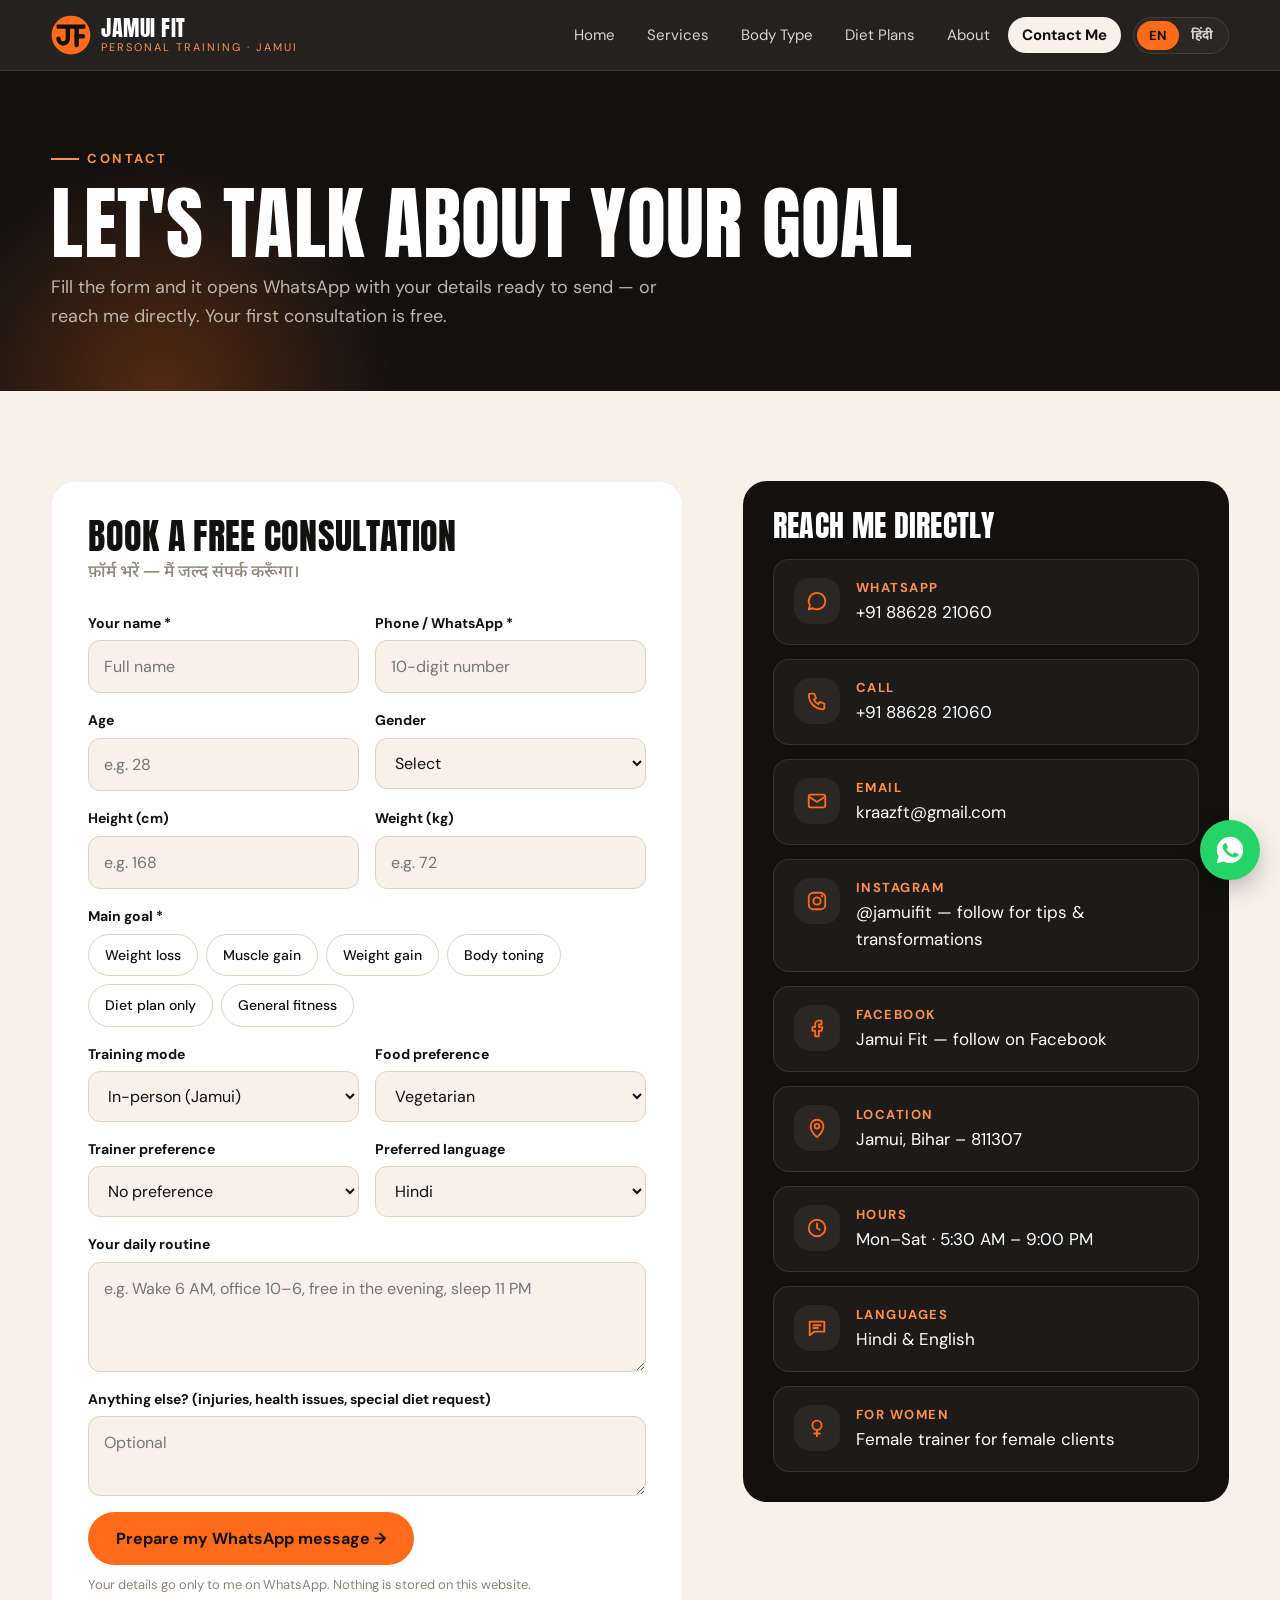
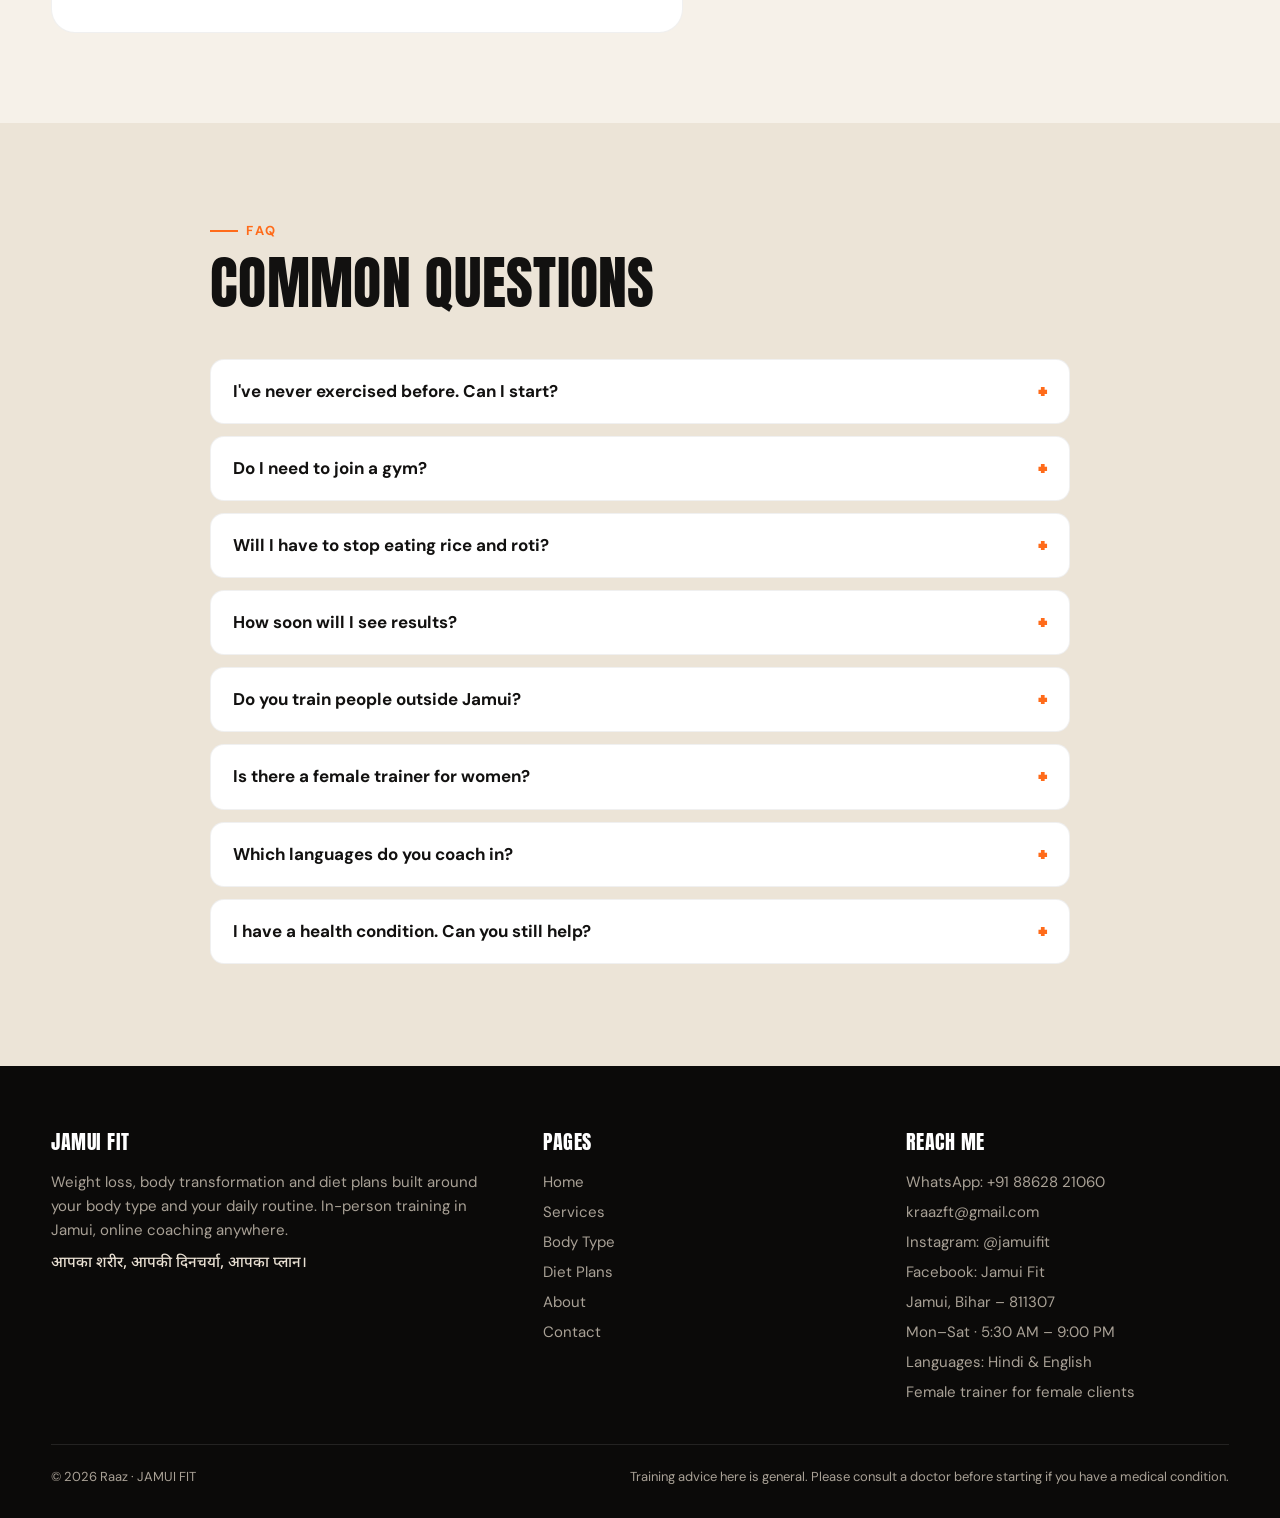
<file: contact.html>
<!DOCTYPE html>
<html lang="en">
<head>
<meta charset="UTF-8">
<meta name="viewport" content="width=device-width, initial-scale=1">
<!-- SITE URL: https://priyatam0509.github.io/JamuiFIT/  (replace everywhere when moving to a custom domain) -->
<title data-hi="संपर्क — जमुई फिट पर्सनल ट्रेनर">Contact Jamui Fit – Book a Free Consultation in Jamui</title>
<meta name="description" content="Contact Jamui Fit, Jamui, Bihar 811307. WhatsApp or call +91 88628 21060. Open Mon–Sat 5:30 AM–9 PM. Book your free personal training consultation.">
<link rel="canonical" href="https://priyatam0509.github.io/JamuiFIT/contact.html">
<meta property="og:type" content="website">
<meta property="og:site_name" content="Jamui Fit">
<meta property="og:locale" content="en_IN">
<meta property="og:title" content="Contact Jamui Fit – Free Consultation in Jamui">
<meta property="og:description" content="WhatsApp or call +91 88628 21060. Mon–Sat 5:30 AM–9 PM.">
<meta property="og:url" content="https://priyatam0509.github.io/JamuiFIT/contact.html">
<meta name="twitter:card" content="summary">
<meta name="twitter:title" content="Contact Jamui Fit – Free Consultation in Jamui">
<meta name="twitter:description" content="WhatsApp or call +91 88628 21060. Mon–Sat 5:30 AM–9 PM.">
<meta name="theme-color" content="#121110">
<link rel="icon" href="assets/logo.svg" type="image/svg+xml">
<link rel="icon" href="assets/logo-512.png" type="image/png">
<link rel="apple-touch-icon" href="assets/apple-touch-icon.png">
<link rel="preconnect" href="https://fonts.googleapis.com"><link rel="preconnect" href="https://fonts.gstatic.com" crossorigin>
<link href="https://fonts.googleapis.com/css2?family=Anton&family=DM+Sans:wght@400;500;700&family=Noto+Sans+Devanagari:wght@400;500;700&display=swap" rel="stylesheet">
<link rel="stylesheet" href="assets/style.css">
</head>
<body>

<section class="page-hero">
  <div class="wrap">
    <span class="eyebrow" data-hi="संपर्क">Contact</span>
    <h1 data-hi="आइए आपके लक्ष्य पर बात करें">Let's talk about your goal</h1>
    <p data-hi="फ़ॉर्म भरें, आपकी जानकारी के साथ WhatsApp खुल जाएगा — या सीधे संपर्क करें। पहली कंसल्टेशन फ्री है।">Fill the form and it opens WhatsApp with your details ready to send — or reach me directly. Your first consultation is free.</p>
  </div>
</section>

<section>
  <div class="wrap split" style="align-items:start;grid-template-columns:1.3fr 1fr">
    <form class="form reveal" id="lead" novalidate>
      <h2 style="font-size:36px;text-transform:uppercase;margin-bottom:6px" data-hi="फ्री कंसल्टेशन बुक करें">Book a free consultation</h2>
      <p class="hi" style="color:var(--muted);margin-bottom:24px">फ़ॉर्म भरें — मैं जल्द संपर्क करूँगा।</p>
      <div class="form-row">
        <div class="field"><label for="name" data-hi="आपका नाम *">Your name *</label><input id="name" required placeholder="Full name" data-hi-ph="पूरा नाम"></div>
        <div class="field"><label for="phone" data-hi="फ़ोन / WhatsApp *">Phone / WhatsApp *</label><input id="phone" type="tel" inputmode="numeric" required placeholder="10-digit number" data-hi-ph="10 अंकों का नंबर"></div>
      </div>
      <div class="form-row">
        <div class="field"><label for="age" data-hi="उम्र">Age</label><input id="age" type="number" min="12" max="90" placeholder="e.g. 28" data-hi-ph="जैसे 28"></div>
        <div class="field"><label for="gender" data-hi="लिंग">Gender</label><select id="gender"><option value="" data-hi="चुनें">Select</option><option value="Male" data-hi="पुरुष">Male</option><option value="Female" data-hi="महिला">Female</option><option value="Prefer not to say" data-hi="नहीं बताना चाहते">Prefer not to say</option></select></div>
      </div>
      <div class="form-row">
        <div class="field"><label for="height" data-hi="लंबाई (सेमी)">Height (cm)</label><input id="height" type="number" placeholder="e.g. 168" data-hi-ph="जैसे 168"></div>
        <div class="field"><label for="weight" data-hi="वज़न (किलो)">Weight (kg)</label><input id="weight" type="number" placeholder="e.g. 72" data-hi-ph="जैसे 72"></div>
      </div>
      <div class="field">
        <label data-hi="मुख्य लक्ष्य *">Main goal *</label>
        <div class="chips" id="goal">
          <label><input type="radio" name="goal" value="Weight loss"><span data-hi="वज़न घटाना">Weight loss</span></label>
          <label><input type="radio" name="goal" value="Muscle gain"><span data-hi="मसल बढ़ाना">Muscle gain</span></label>
          <label><input type="radio" name="goal" value="Weight gain"><span data-hi="वज़न बढ़ाना">Weight gain</span></label>
          <label><input type="radio" name="goal" value="Body toning"><span data-hi="बॉडी टोनिंग">Body toning</span></label>
          <label><input type="radio" name="goal" value="Diet plan only"><span data-hi="सिर्फ़ डाइट प्लान">Diet plan only</span></label>
          <label><input type="radio" name="goal" value="General fitness"><span data-hi="सामान्य फ़िटनेस">General fitness</span></label>
        </div>
      </div>
      <div class="form-row">
        <div class="field"><label for="mode" data-hi="ट्रेनिंग का तरीका">Training mode</label><select id="mode"><option value="In-person (Jamui)" data-hi="आमने-सामने (जमुई)">In-person (Jamui)</option><option value="Online" data-hi="ऑनलाइन">Online</option><option value="Not sure yet" data-hi="अभी तय नहीं">Not sure yet</option></select></div>
        <div class="field"><label for="food" data-hi="खाने की पसंद">Food preference</label><select id="food"><option value="Vegetarian" data-hi="शाकाहारी">Vegetarian</option><option value="Eggetarian" data-hi="अंडा खाते हैं">Eggetarian</option><option value="Non-vegetarian" data-hi="मांसाहारी">Non-vegetarian</option></select></div>
      </div>
      <div class="form-row">
        <div class="field"><label for="trainer" data-hi="ट्रेनर की पसंद">Trainer preference</label><select id="trainer"><option value="No preference" data-hi="कोई पसंद नहीं">No preference</option><option value="Female trainer" data-hi="महिला ट्रेनर">Female trainer</option><option value="Male trainer" data-hi="पुरुष ट्रेनर">Male trainer</option></select></div>
        <div class="field"><label for="lang" data-hi="पसंदीदा भाषा">Preferred language</label><select id="lang"><option value="Hindi" data-hi="हिंदी">Hindi</option><option value="English" data-hi="अंग्रेज़ी">English</option></select></div>
      </div>
      <div class="field"><label for="routine" data-hi="आपकी दिनचर्या">Your daily routine</label><textarea id="routine" placeholder="e.g. Wake 6 AM, office 10–6, free in the evening, sleep 11 PM" data-hi-ph="जैसे सुबह 6 बजे उठना, ऑफ़िस 10–6, शाम को खाली, रात 11 बजे सोना"></textarea></div>
      <div class="field"><label for="notes" data-hi="और कुछ? (चोट, बीमारी, ख़ास डाइट की माँग)">Anything else? (injuries, health issues, special diet request)</label><textarea id="notes" style="min-height:80px" placeholder="Optional" data-hi-ph="वैकल्पिक"></textarea></div>
      <button class="btn btn-primary" type="submit" data-hi="मेरा WhatsApp मैसेज तैयार करें →">Prepare my WhatsApp message →</button>
      <p class="error" id="err" data-hi="कृपया अपना नाम, सही फ़ोन नंबर डालें और एक लक्ष्य चुनें।">Please enter your name, a valid phone number and choose a goal.</p>
      <p class="form-note" data-hi="आपकी जानकारी सिर्फ़ WhatsApp पर मुझ तक पहुँचती है। इस वेबसाइट पर कुछ भी सेव नहीं होता।">Your details go only to me on WhatsApp. Nothing is stored on this website.</p>
      <div class="form-result" id="done">
        <p data-hi="<b>तैयार!</b> WhatsApp खोलने के लिए नीचे टैप करें — आपकी जानकारी पहले से भरी है। बस भेजें दबाएँ।"><b>Ready!</b> Tap below to open WhatsApp — your details are already filled in. Just press send.</p>
        <a class="btn btn-wa" id="sendWa"><span data-hi="WhatsApp पर भेजें">Send on WhatsApp</span></a>
      </div>
    </form>

    <div class="reveal">
      <div style="background:var(--ink);border-radius:24px;padding:30px">
        <h3 style="color:#fff;font-size:30px;text-transform:uppercase;margin-bottom:18px" data-hi="सीधे संपर्क करें">Reach me directly</h3>
        <ul class="info-list">
          <li><span class="icon"><svg viewBox="0 0 24 24"><path d="M21 12a9 9 0 0 1-13.4 7.9L3 21l1.2-4.4A9 9 0 1 1 21 12z"/></svg></span><div><b>WhatsApp</b><a data-wa><span data-site="phoneDisplay"></span></a></div></li>
          <li><span class="icon"><svg viewBox="0 0 24 24"><path d="M5 4h4l2 5-2.5 1.5a11 11 0 0 0 5 5L15 13l5 2v4a2 2 0 0 1-2 2A16 16 0 0 1 3 6a2 2 0 0 1 2-2"/></svg></span><div><b data-hi="कॉल">Call</b><a data-tel><span data-site="phoneDisplay"></span></a></div></li>
          <li><span class="icon"><svg viewBox="0 0 24 24"><rect x="3" y="5" width="18" height="14" rx="2"/><path d="m3 7 9 6 9-6"/></svg></span><div><b data-hi="ईमेल">Email</b><a data-mail><span data-site="email"></span></a></div></li>
          <li><span class="icon"><svg viewBox="0 0 24 24"><rect x="3" y="3" width="18" height="18" rx="5"/><circle cx="12" cy="12" r="4"/><circle cx="17.5" cy="6.5" r=".5"/></svg></span><div><b>Instagram</b><a data-insta data-hi="@jamuifit — टिप्स और ट्रांसफ़ॉर्मेशन के लिए फ़ॉलो करें">@jamuifit — follow for tips &amp; transformations</a></div></li>
          <li><span class="icon"><svg viewBox="0 0 24 24"><path d="M14 8h3V4h-3a4 4 0 0 0-4 4v3H7v4h3v6h4v-6h3l1-4h-4V8z"/></svg></span><div><b>Facebook</b><a data-fb data-hi="Jamui Fit — फ़ेसबुक पर जुड़ें">Jamui Fit — follow on Facebook</a></div></li>
          <li><span class="icon"><svg viewBox="0 0 24 24"><path d="M12 22s7-6.2 7-12a7 7 0 0 0-14 0c0 5.8 7 12 7 12z"/><circle cx="12" cy="10" r="2.5"/></svg></span><div><b data-hi="पता">Location</b><span data-site="address"></span></div></li>
          <li><span class="icon"><svg viewBox="0 0 24 24"><circle cx="12" cy="12" r="9"/><path d="M12 7v5l3 2"/></svg></span><div><b data-hi="समय">Hours</b><span data-site="hours"></span></div></li>
          <li><span class="icon"><svg viewBox="0 0 24 24"><path d="M4 5h16v11H9l-5 4z"/><path d="M8 9h8M8 12h5"/></svg></span><div><b data-hi="भाषा">Languages</b><span data-site="languages"></span></div></li>
          <li><span class="icon"><svg viewBox="0 0 24 24"><circle cx="12" cy="9" r="5"/><path d="M12 14v7M9 18h6"/></svg></span><div><b data-hi="महिलाओं के लिए">For women</b><span data-site="femaleTrainer"></span></div></li>
        </ul>
      </div>
    </div>
  </div>
</section>

<section class="alt">
  <div class="wrap" style="max-width:860px">
    <div class="section-head reveal">
      <span class="eyebrow dark" data-hi="सवाल-जवाब">FAQ</span>
      <h2 data-hi="आम सवाल">Common questions</h2>
    </div>
    <div class="faq reveal">
      <details><summary data-hi="मैंने कभी एक्सरसाइज़ नहीं की। क्या मैं शुरू कर सकता हूँ?">I've never exercised before. Can I start?</summary><p data-hi="हाँ। मेरे ज़्यादातर क्लाइंट बिल्कुल शुरुआत से आते हैं। हम आसान मूवमेंट से शुरू करते हैं और आपकी रफ़्तार से आगे बढ़ते हैं।">Yes. Most of my clients start as complete beginners. We begin with simple movements and build up at your pace.</p></details>
      <details><summary data-hi="क्या जिम जॉइन करना ज़रूरी है?">Do I need to join a gym?</summary><p data-hi="नहीं। मैं कम या बिना सामान के घर पर करने वाले वर्कआउट बना सकता हूँ। मसल बढ़ाने में जिम मदद करता है, पर वज़न घटाने के लिए ज़रूरी नहीं।">No. I can design home workouts with little or no equipment. A gym helps for muscle gain, but it's not required for weight loss.</p></details>
      <details><summary data-hi="क्या मुझे चावल और रोटी छोड़नी पड़ेगी?">Will I have to stop eating rice and roti?</summary><p data-hi="नहीं। आपकी डाइट उसी खाने से बनती है जो आप पहले से खाते हैं — हम खाना बंद करने की जगह मात्रा और कॉम्बिनेशन बदलते हैं।">No. Your diet is built from the food you already eat — we adjust portions and combinations rather than banning foods.</p></details>
      <details><summary data-hi="रिज़ल्ट कितनी जल्दी दिखेंगे?">How soon will I see results?</summary><p data-hi="ज़्यादातर लोगों को 2–3 हफ़्ते में बेहतर ऊर्जा और लगातार मेहनत से 6–8 हफ़्ते में दिखने वाला बदलाव महसूस होता है। सुरक्षित फैट लॉस आमतौर पर हफ़्ते में 0.5–1 किलो होता है।">Most people notice better energy in 2–3 weeks and visible changes in 6–8 weeks with consistency. Safe fat loss is usually around 0.5–1 kg per week.</p></details>
      <details><summary data-hi="क्या आप जमुई के बाहर के लोगों को ट्रेन करते हैं?">Do you train people outside Jamui?</summary><p data-hi="हाँ — ऑनलाइन कोचिंग से, जिसमें वीडियो कॉल पर जाँच, वर्कआउट वीडियो और रोज़ WhatsApp चेक-इन होते हैं।">Yes — through online coaching with video-call assessments, workout videos and daily WhatsApp check-ins.</p></details>
      <details><summary data-hi="क्या महिलाओं के लिए महिला ट्रेनर है?">Is there a female trainer for women?</summary><p data-hi="हाँ। महिला क्लाइंट को महिला ट्रेनर ही ट्रेन करती हैं — आमने-सामने और ऑनलाइन दोनों में। फ़ॉर्म में “महिला ट्रेनर” चुनें या WhatsApp पर बताएँ।">Yes. Female clients are trained by a female trainer — in person and online. Just choose "Female trainer" in the form or mention it on WhatsApp.</p></details>
      <details><summary data-hi="आप किन भाषाओं में कोचिंग करते हैं?">Which languages do you coach in?</summary><p data-hi="हिंदी और अंग्रेज़ी। सेशन, डाइट चार्ट और WhatsApp सपोर्ट उसी भाषा में जिसमें आप सहज हों।">Hindi and English. Sessions, diet charts and WhatsApp support are in whichever you are more comfortable with.</p></details>
      <details><summary data-hi="मुझे कोई बीमारी है। क्या आप फिर भी मदद कर सकते हैं?">I have a health condition. Can you still help?</summary><p data-hi="अक्सर हाँ, पर कृपया फ़ॉर्म में बताएँ। डायबिटीज़, BP, दिल की समस्या या प्रेग्नेंसी जैसी स्थितियों में मैं आपको डॉक्टर से सलाह लेने को कहूँगा और उनकी सलाह के हिसाब से प्लान बनाऊँगा।">Often yes, but please share it in the form. For conditions like diabetes, BP, heart issues or pregnancy, I'll ask you to check with your doctor and plan around their advice.</p></details>
    </div>
  </div>
</section>

<script src="assets/site.js"></script>
<script>
const form=document.getElementById("lead"), err=document.getElementById("err"), done=document.getElementById("done");
// Female clients get a female trainer by default (they can still change it)
const genderSel=document.getElementById("gender"), trainerSel=document.getElementById("trainer");
genderSel.addEventListener("change",()=>{
  if(genderSel.value==="Female" && trainerSel.value==="No preference") trainerSel.value="Female trainer";
});
form.addEventListener("submit",e=>{
  e.preventDefault();
  const v=id=>document.getElementById(id).value.trim();
  const goal=(form.querySelector('input[name="goal"]:checked')||{}).value;
  const phone=v("phone").replace(/\D/g,"");
  if(!v("name")||phone.length<10||!goal){err.classList.add("show");done.classList.remove("show");return;}
  err.classList.remove("show");
  const lines=[
    "Name: "+v("name"),
    "Phone: "+phone,
    v("age")&&"Age: "+v("age"),
    v("gender")&&"Gender: "+v("gender"),
    v("height")&&"Height: "+v("height")+" cm",
    v("weight")&&"Weight: "+v("weight")+" kg",
    "Goal: "+goal,
    "Mode: "+v("mode"),
    "Food: "+v("food"),
    "Trainer: "+v("trainer"),
    "Language: "+v("lang"),
    v("routine")&&"Routine: "+v("routine"),
    v("notes")&&"Notes: "+v("notes")
  ].filter(Boolean);
  const url=waLink("Namaste! I'd like a free consultation.\n\n"+lines.join("\n"));
  const a=document.getElementById("sendWa");
  a.href=url; a.target="_blank"; a.rel="noopener";
  if(!a.querySelector("svg")) a.insertAdjacentHTML("afterbegin",WA_ICON);
  done.classList.add("show");
  done.scrollIntoView({behavior:"smooth",block:"center"});
});
</script>
</body>
</html>
</file>
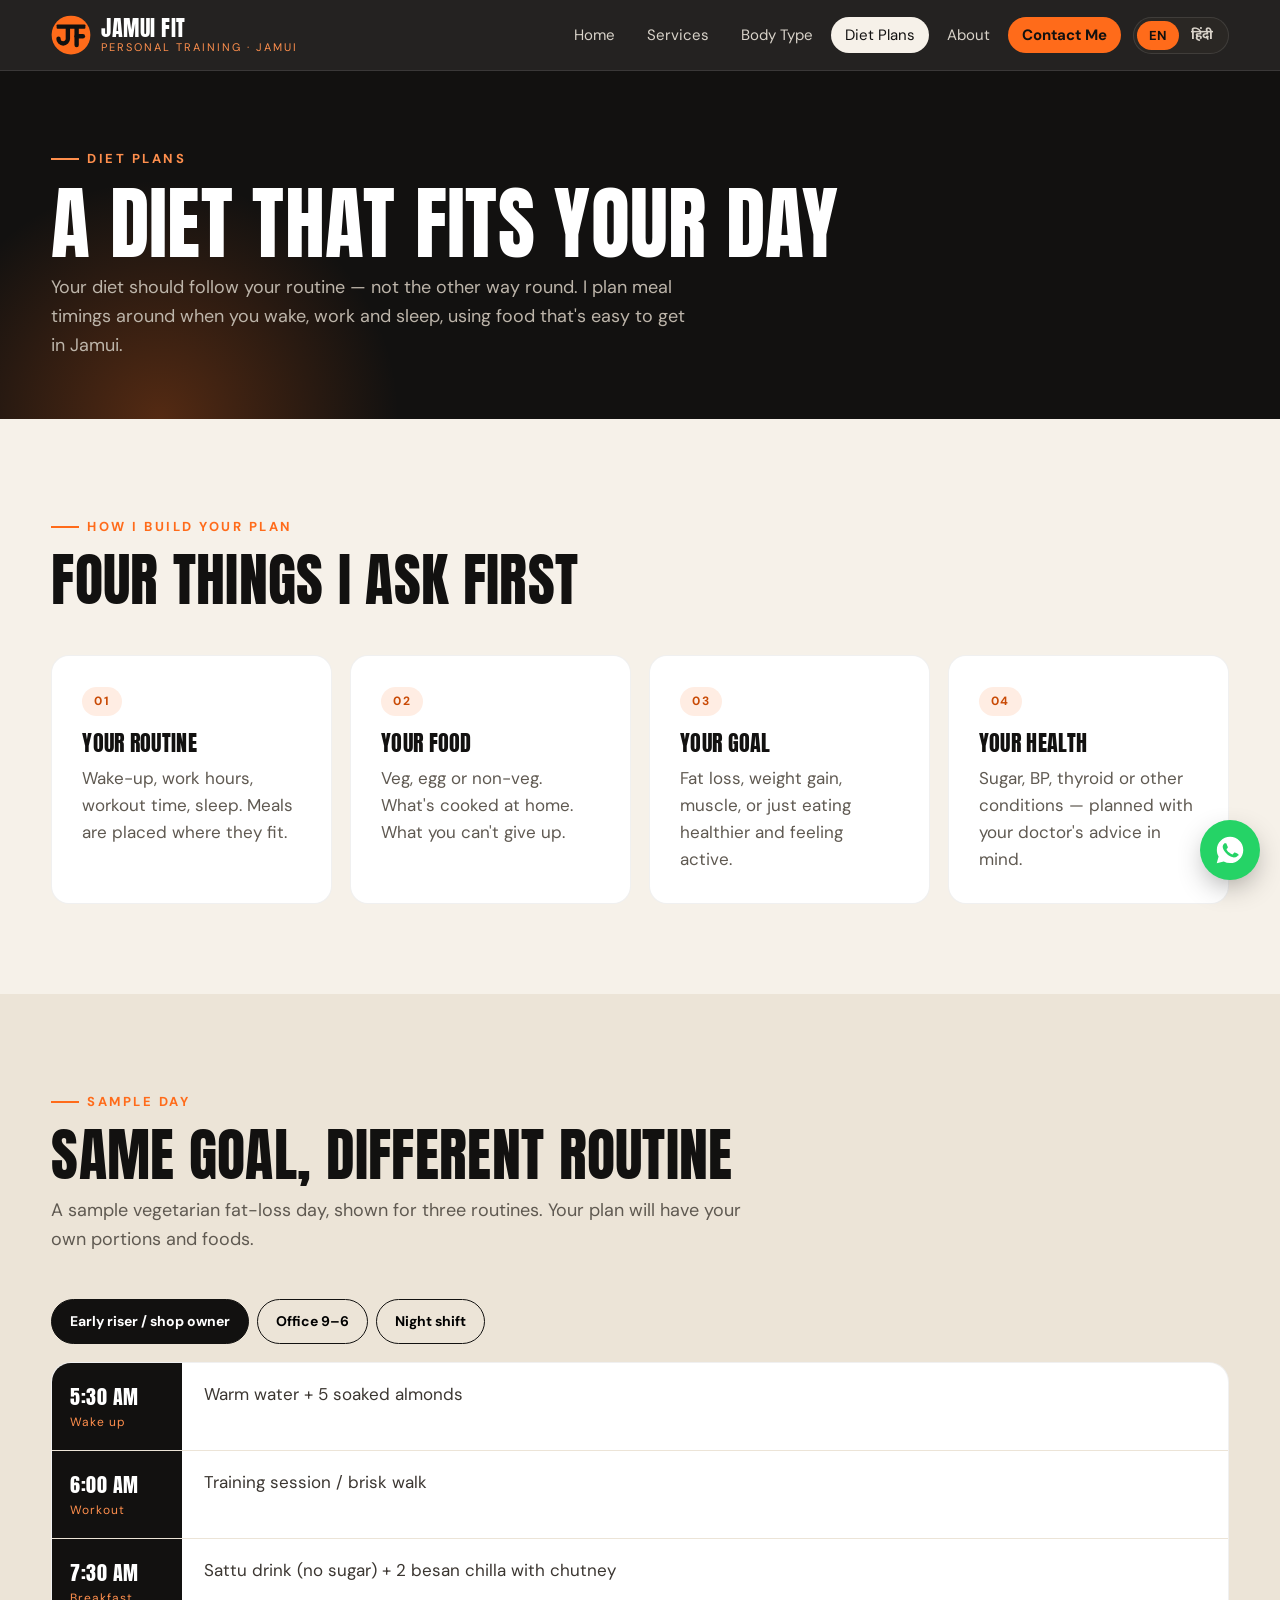
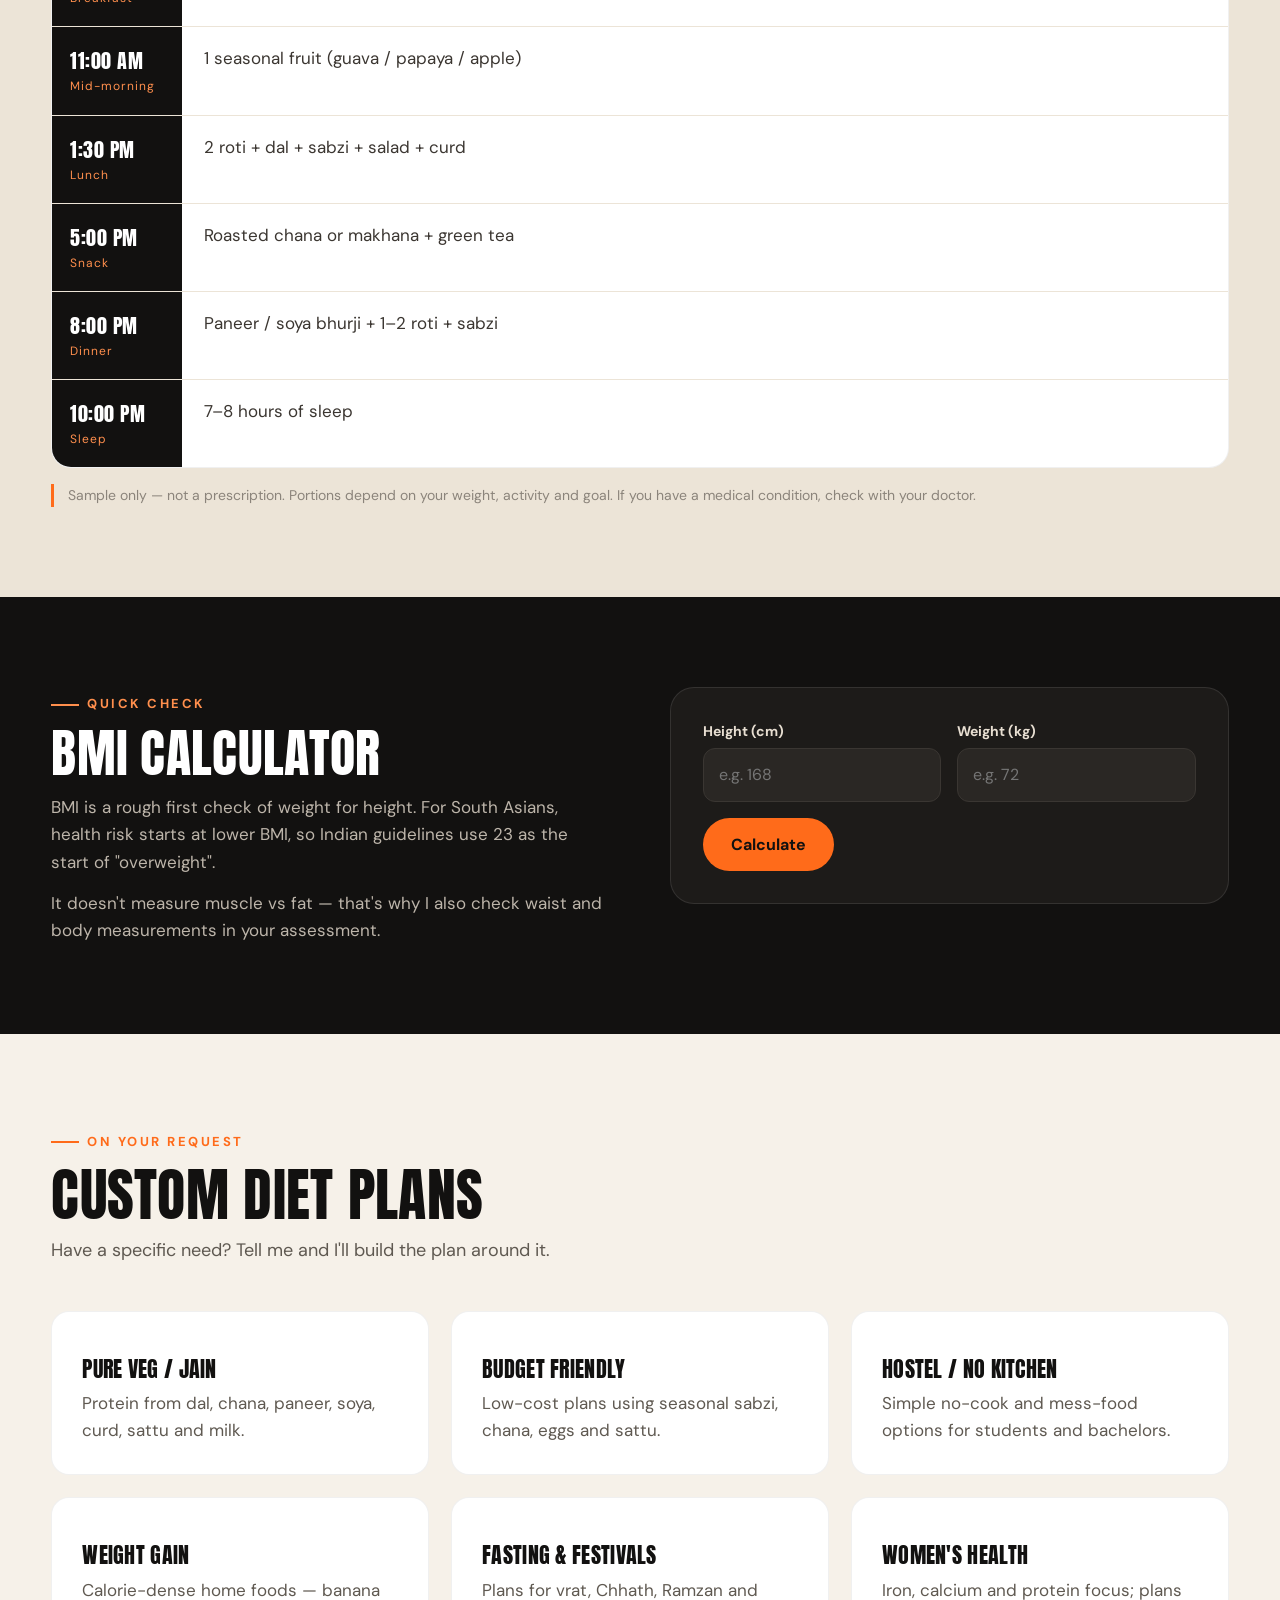
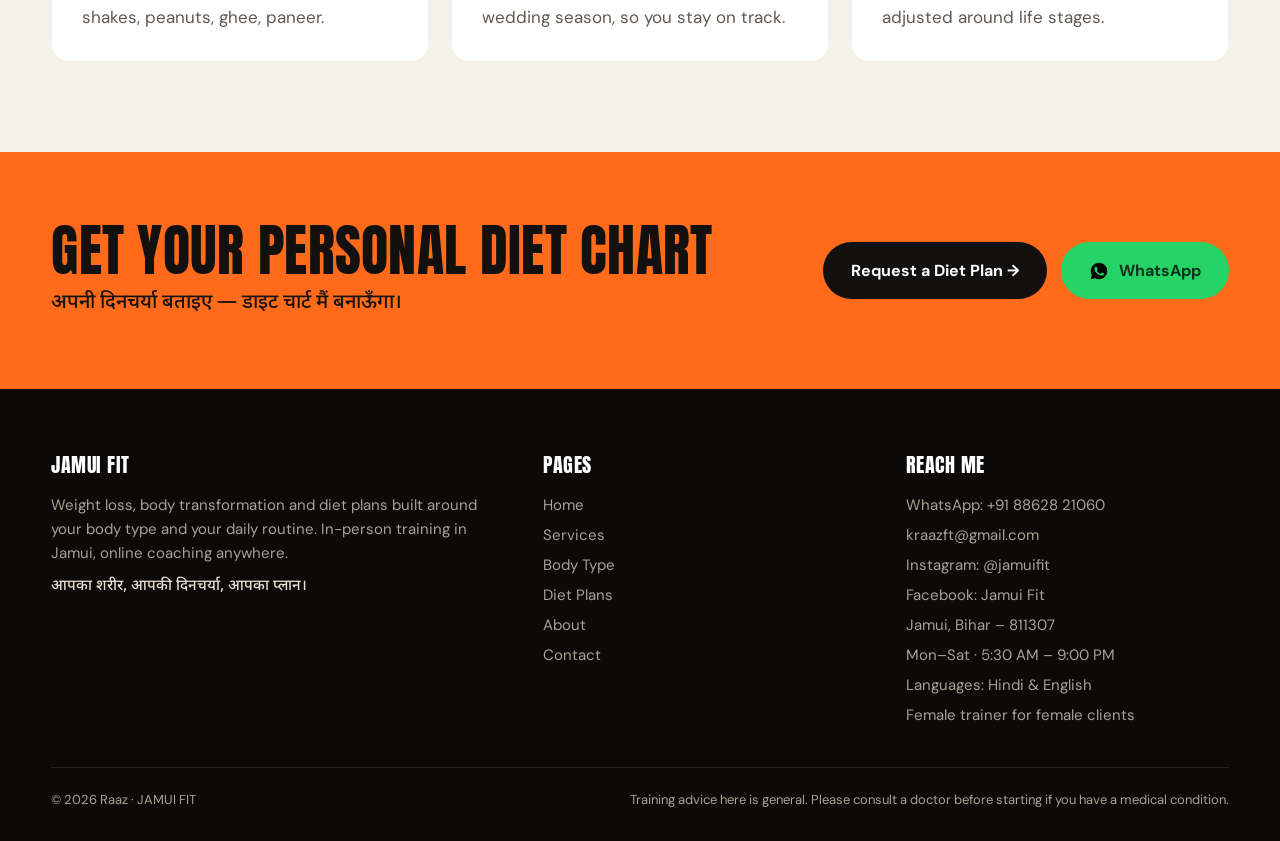
<file: diet.html>
<!DOCTYPE html>
<html lang="en">
<head>
<meta charset="UTF-8">
<meta name="viewport" content="width=device-width, initial-scale=1">
<!-- SITE URL: https://priyatam0509.github.io/JamuiFIT/  (replace everywhere when moving to a custom domain) -->
<title data-hi="डाइट प्लान — जमुई फिट">Diet Plans in Jamui – Veg &amp; Non-Veg, BMI Calculator | Jamui Fit</title>
<meta name="description" content="Custom diet plans from Jamui Fit, Jamui – built on local Bihar food and your daily routine. Veg, egg and non-veg options plus a free BMI calculator.">
<link rel="canonical" href="https://priyatam0509.github.io/JamuiFIT/diet.html">
<meta property="og:type" content="website">
<meta property="og:site_name" content="Jamui Fit">
<meta property="og:locale" content="en_IN">
<meta property="og:title" content="Diet Plans for Your Routine | Jamui Fit, Jamui">
<meta property="og:description" content="Diet charts using local Bihar food. Veg, egg and non-veg. Free BMI calculator.">
<meta property="og:url" content="https://priyatam0509.github.io/JamuiFIT/diet.html">
<meta name="twitter:card" content="summary">
<meta name="twitter:title" content="Diet Plans for Your Routine | Jamui Fit, Jamui">
<meta name="twitter:description" content="Diet charts using local Bihar food. Veg, egg and non-veg. Free BMI calculator.">
<meta name="theme-color" content="#121110">
<link rel="icon" href="assets/logo.svg" type="image/svg+xml">
<link rel="icon" href="assets/logo-512.png" type="image/png">
<link rel="apple-touch-icon" href="assets/apple-touch-icon.png">
<link rel="preconnect" href="https://fonts.googleapis.com"><link rel="preconnect" href="https://fonts.gstatic.com" crossorigin>
<link href="https://fonts.googleapis.com/css2?family=Anton&family=DM+Sans:wght@400;500;700&family=Noto+Sans+Devanagari:wght@400;500;700&display=swap" rel="stylesheet">
<link rel="stylesheet" href="assets/style.css">
</head>
<body>

<section class="page-hero">
  <div class="wrap">
    <span class="eyebrow" data-hi="डाइट प्लान">Diet plans</span>
    <h1 data-hi="ऐसी डाइट जो आपके दिन में फिट हो">A diet that fits your day</h1>
    <p data-hi="डाइट आपकी दिनचर्या के हिसाब से होनी चाहिए — उल्टा नहीं। मैं खाने का समय आपके उठने, काम और सोने के हिसाब से तय करता हूँ, और ऐसा खाना चुनता हूँ जो जमुई में आसानी से मिले।">Your diet should follow your routine — not the other way round. I plan meal timings around when you wake, work and sleep, using food that's easy to get in Jamui.</p>
  </div>
</section>

<section>
  <div class="wrap">
    <div class="section-head reveal">
      <span class="eyebrow dark" data-hi="प्लान कैसे बनता है">How I build your plan</span>
      <h2 data-hi="पहले चार बातें पूछता हूँ">Four things I ask first</h2>
    </div>
    <div class="grid-4">
      <div class="card reveal"><span class="tag">01</span><h3 style="font-size:22px" data-hi="आपकी दिनचर्या">Your routine</h3><p data-hi="उठना, काम के घंटे, वर्कआउट का समय, सोना। खाना वहीं रखा जाता है जहाँ फिट हो।">Wake-up, work hours, workout time, sleep. Meals are placed where they fit.</p></div>
      <div class="card reveal"><span class="tag">02</span><h3 style="font-size:22px" data-hi="आपका खाना">Your food</h3><p data-hi="वेज, अंडा या नॉन-वेज। घर पर क्या बनता है। क्या छोड़ नहीं सकते।">Veg, egg or non-veg. What's cooked at home. What you can't give up.</p></div>
      <div class="card reveal"><span class="tag">03</span><h3 style="font-size:22px" data-hi="आपका लक्ष्य">Your goal</h3><p data-hi="फैट लॉस, वज़न बढ़ाना, मसल, या बस हेल्दी खाना और एक्टिव महसूस करना।">Fat loss, weight gain, muscle, or just eating healthier and feeling active.</p></div>
      <div class="card reveal"><span class="tag">04</span><h3 style="font-size:22px" data-hi="आपका स्वास्थ्य">Your health</h3><p data-hi="शुगर, BP, थायरॉइड या दूसरी समस्याएँ — डॉक्टर की सलाह को ध्यान में रखकर प्लान।">Sugar, BP, thyroid or other conditions — planned with your doctor's advice in mind.</p></div>
    </div>
  </div>
</section>

<section class="alt">
  <div class="wrap">
    <div class="section-head reveal">
      <span class="eyebrow dark" data-hi="एक दिन का नमूना">Sample day</span>
      <h2 data-hi="एक ही लक्ष्य, अलग दिनचर्या">Same goal, different routine</h2>
      <p data-hi="शाकाहारी फैट-लॉस का एक नमूना दिन, तीन अलग दिनचर्या के लिए। आपके प्लान में आपकी अपनी मात्रा और खाना होगा।">A sample vegetarian fat-loss day, shown for three routines. Your plan will have your own portions and foods.</p>
    </div>
    <div class="plan-tabs reveal" role="tablist">
      <button class="on" data-plan="early" data-hi="जल्दी उठने वाले / दुकानदार">Early riser / shop owner</button>
      <button data-plan="office" data-hi="ऑफ़िस 9–6">Office 9–6</button>
      <button data-plan="night" data-hi="नाइट शिफ़्ट">Night shift</button>
    </div>
    <div class="meal-plan reveal" id="plan"></div>
    <p class="note" data-hi="सिर्फ़ नमूना — प्रिस्क्रिप्शन नहीं। मात्रा आपके वज़न, एक्टिविटी और लक्ष्य पर निर्भर है। कोई बीमारी हो तो डॉक्टर से सलाह लें।">Sample only — not a prescription. Portions depend on your weight, activity and goal. If you have a medical condition, check with your doctor.</p>
  </div>
</section>

<section class="dark-sec">
  <div class="wrap split" style="align-items:start">
    <div class="reveal">
      <span class="eyebrow" data-hi="तुरंत जाँच">Quick check</span>
      <h2 style="font-size:clamp(34px,4.5vw,52px);text-transform:uppercase;margin:12px 0 14px" data-hi="BMI कैलकुलेटर">BMI Calculator</h2>
      <p style="color:#bdb5aa;margin-bottom:14px" data-hi="BMI लंबाई के हिसाब से वज़न की एक मोटी जाँच है। दक्षिण एशियाई लोगों में स्वास्थ्य जोखिम कम BMI पर शुरू हो जाता है, इसलिए भारतीय गाइडलाइन 23 से &quot;ओवरवेट&quot; मानती हैं।">BMI is a rough first check of weight for height. For South Asians, health risk starts at lower BMI, so Indian guidelines use 23 as the start of "overweight".</p>
      <p style="color:#bdb5aa" data-hi="यह मसल और फैट में फ़र्क नहीं बताता — इसलिए जाँच में मैं कमर और शरीर का नाप भी लेता हूँ।">It doesn't measure muscle vs fat — that's why I also check waist and body measurements in your assessment.</p>
    </div>
    <form class="calc reveal" id="bmi">
      <div class="form-row">
        <div class="field"><label for="h" data-hi="लंबाई (सेमी)">Height (cm)</label><input id="h" type="number" min="100" max="230" placeholder="e.g. 168" data-hi-ph="जैसे 168" required></div>
        <div class="field"><label for="w" data-hi="वज़न (किलो)">Weight (kg)</label><input id="w" type="number" min="25" max="250" step="0.1" placeholder="e.g. 72" data-hi-ph="जैसे 72" required></div>
      </div>
      <button class="btn btn-primary" type="submit" data-hi="कैलकुलेट करें">Calculate</button>
      <div class="calc-out" id="bmiOut"></div>
    </form>
  </div>
</section>

<section>
  <div class="wrap">
    <div class="section-head reveal">
      <span class="eyebrow dark" data-hi="आपकी माँग पर">On your request</span>
      <h2 data-hi="कस्टम डाइट प्लान">Custom diet plans</h2>
      <p data-hi="कोई ख़ास ज़रूरत है? बताइए, मैं उसी के हिसाब से प्लान बनाऊँगा।">Have a specific need? Tell me and I'll build the plan around it.</p>
    </div>
    <div class="grid-3">
      <div class="card reveal"><h3 style="font-size:22px" data-hi="शुद्ध शाकाहारी / जैन">Pure veg / Jain</h3><p data-hi="दाल, चना, पनीर, सोया, दही, सत्तू और दूध से प्रोटीन।">Protein from dal, chana, paneer, soya, curd, sattu and milk.</p></div>
      <div class="card reveal"><h3 style="font-size:22px" data-hi="कम बजट">Budget friendly</h3><p data-hi="मौसमी सब्ज़ी, चना, अंडे और सत्तू से कम खर्च वाले प्लान।">Low-cost plans using seasonal sabzi, chana, eggs and sattu.</p></div>
      <div class="card reveal"><h3 style="font-size:22px" data-hi="हॉस्टल / बिना किचन">Hostel / no kitchen</h3><p data-hi="स्टूडेंट और अकेले रहने वालों के लिए बिना पकाए और मेस के खाने के विकल्प।">Simple no-cook and mess-food options for students and bachelors.</p></div>
      <div class="card reveal"><h3 style="font-size:22px" data-hi="वज़न बढ़ाना">Weight gain</h3><p data-hi="ज़्यादा कैलोरी वाला घर का खाना — केला शेक, मूँगफली, घी, पनीर।">Calorie-dense home foods — banana shakes, peanuts, ghee, paneer.</p></div>
      <div class="card reveal"><h3 style="font-size:22px" data-hi="व्रत और त्योहार">Fasting &amp; festivals</h3><p data-hi="व्रत, छठ, रमज़ान और शादी के सीज़न के लिए प्लान, ताकि आप ट्रैक पर रहें।">Plans for vrat, Chhath, Ramzan and wedding season, so you stay on track.</p></div>
      <div class="card reveal"><h3 style="font-size:22px" data-hi="महिलाओं का स्वास्थ्य">Women's health</h3><p data-hi="आयरन, कैल्शियम और प्रोटीन पर ध्यान; जीवन के अलग-अलग पड़ाव के हिसाब से प्लान।">Iron, calcium and protein focus; plans adjusted around life stages.</p></div>
    </div>
  </div>
</section>

<section class="cta-band">
  <div class="wrap">
    <div><h2 data-hi="अपना पर्सनल डाइट चार्ट पाएँ">Get your personal diet chart</h2><p class="hi">अपनी दिनचर्या बताइए — डाइट चार्ट मैं बनाऊँगा।</p></div>
    <div class="hero-actions">
      <a class="btn btn-primary" href="contact.html" data-hi="डाइट प्लान माँगें →">Request a Diet Plan →</a>
      <a class="btn btn-wa" data-wa="Hi! I want a custom diet plan. My routine is: ">WhatsApp</a>
    </div>
  </div>
</section>

<script src="assets/site.js"></script>
<script>
// [time, label EN, food EN, label HI, food HI]
const PLANS = {
  early:[["5:30 AM","Wake up","Warm water + 5 soaked almonds","उठना","गुनगुना पानी + 5 भीगे बादाम"],
         ["6:00 AM","Workout","Training session / brisk walk","वर्कआउट","ट्रेनिंग सेशन / तेज़ चाल से टहलना"],
         ["7:30 AM","Breakfast","Sattu drink (no sugar) + 2 besan chilla with chutney","नाश्ता","सत्तू ड्रिंक (बिना चीनी) + चटनी के साथ 2 बेसन चीला"],
         ["11:00 AM","Mid-morning","1 seasonal fruit (guava / papaya / apple)","दोपहर से पहले","1 मौसमी फल (अमरूद / पपीता / सेब)"],
         ["1:30 PM","Lunch","2 roti + dal + sabzi + salad + curd","दोपहर का खाना","2 रोटी + दाल + सब्ज़ी + सलाद + दही"],
         ["5:00 PM","Snack","Roasted chana or makhana + green tea","नाश्ता","भुना चना या मखाना + ग्रीन टी"],
         ["8:00 PM","Dinner","Paneer / soya bhurji + 1–2 roti + sabzi","रात का खाना","पनीर / सोया भुर्जी + 1–2 रोटी + सब्ज़ी"],
         ["10:00 PM","Sleep","7–8 hours of sleep","सोना","7–8 घंटे की नींद"]],
  office:[["7:00 AM","Wake up","Warm water + lemon","उठना","गुनगुना पानी + नींबू"],
          ["7:30 AM","Breakfast","Poha / upma with peanuts + 1 glass milk","नाश्ता","मूँगफली वाला पोहा / उपमा + 1 गिलास दूध"],
          ["11:00 AM","At office","Fruit + handful of roasted chana","ऑफ़िस में","फल + मुट्ठीभर भुना चना"],
          ["1:30 PM","Lunch (tiffin)","2 roti + dal + sabzi + salad","दोपहर का खाना (टिफ़िन)","2 रोटी + दाल + सब्ज़ी + सलाद"],
          ["5:00 PM","Pre-workout","Banana or sprouts chaat","वर्कआउट से पहले","केला या स्प्राउट्स चाट"],
          ["7:00 PM","Workout","Training session at gym or home","वर्कआउट","जिम या घर पर ट्रेनिंग सेशन"],
          ["8:30 PM","Dinner","Dal / paneer + 1–2 roti or small rice + sabzi","रात का खाना","दाल / पनीर + 1–2 रोटी या थोड़ा चावल + सब्ज़ी"],
          ["11:00 PM","Sleep","7–8 hours of sleep","सोना","7–8 घंटे की नींद"]],
  night:[["2:00 PM","Wake up","Warm water + soaked almonds","उठना","गुनगुना पानी + भीगे बादाम"],
         ["3:00 PM","Meal 1","2 roti + dal + sabzi + curd","पहला खाना","2 रोटी + दाल + सब्ज़ी + दही"],
         ["5:30 PM","Workout","Training session","वर्कआउट","ट्रेनिंग सेशन"],
         ["7:00 PM","Meal 2","Sprouts / paneer + fruit","दूसरा खाना","स्प्राउट्स / पनीर + फल"],
         ["10:00 PM","At work","Light dinner: khichdi or roti + dal + sabzi","काम पर","हल्का खाना: खिचड़ी या रोटी + दाल + सब्ज़ी"],
         ["2:00 AM","Shift snack","Roasted chana / makhana — avoid fried snacks &amp; extra tea","शिफ़्ट का नाश्ता","भुना चना / मखाना — तला हुआ और ज़्यादा चाय से बचें"],
         ["6:00 AM","Before sleep","Glass of warm milk or curd","सोने से पहले","एक गिलास गुनगुना दूध या दही"],
         ["7:00 AM","Sleep","Dark room, 7–8 hours","सोना","अँधेरे कमरे में, 7–8 घंटे"]]
};
const planEl=document.getElementById("plan");
let currentPlan="early";
function showPlan(k){
  currentPlan=k;
  planEl.innerHTML=PLANS[k].map(([tm,l,f,lh,fh])=>`<div class="meal"><div class="time">${tm}<small>${t(l,lh)}</small></div><div class="food">${t(f,fh)}</div></div>`).join("");
  document.querySelectorAll(".plan-tabs button").forEach(b=>b.classList.toggle("on",b.dataset.plan===k));
}
document.querySelectorAll(".plan-tabs button").forEach(b=>b.addEventListener("click",()=>showPlan(b.dataset.plan)));
showPlan("early");

let lastBmi=null;
function showBmi(bmi){
  lastBmi=bmi;
  let cat,catHi,col,tip;
  if(bmi<18.5){cat="Underweight";catHi="कम वज़न";col="#5fa8ff";tip=t("A weight-gain plan with strength training can help you build healthy mass.","स्ट्रेंथ ट्रेनिंग के साथ वज़न बढ़ाने का प्लान आपको सेहतमंद वज़न बढ़ाने में मदद करेगा।")}
  else if(bmi<23){cat="Normal";catHi="सामान्य";col="#2f8f5b";tip=t("Great base. Training can now focus on strength, shape and fitness.","बढ़िया शुरुआत। अब ट्रेनिंग ताक़त, शेप और फ़िटनेस पर ध्यान दे सकती है।")}
  else if(bmi<25){cat="Overweight";catHi="ओवरवेट";col="#e0a400";tip=t("A small calorie deficit with strength training can bring this down steadily.","स्ट्रेंथ ट्रेनिंग के साथ थोड़ी कैलोरी कमी से यह धीरे-धीरे कम हो सकता है।")}
  else {cat="Obese";catHi="मोटापा";col="#e0482b";tip=t("A structured fat-loss plan will help. Let's start gently and safely.","एक व्यवस्थित फैट-लॉस प्लान मदद करेगा। चलिए आराम से और सुरक्षित शुरुआत करें।")}
  const pos=Math.min(100,Math.max(0,(bmi-15)/(35-15)*100));
  const out=document.getElementById("bmiOut");
  const msg=`Hi! My BMI is ${bmi.toFixed(1)} (${cat}). I'd like a training & diet plan.`;
  out.innerHTML=`<div class="big">${bmi.toFixed(1)}</div><p style="color:${col};font-weight:700;margin-top:4px">${t(cat,catHi)} <span style="color:#9c958b;font-weight:400">(${t("Asian-Indian cut-offs","एशियाई-भारतीय मानक")})</span></p>
    <div class="scale" style="position:relative"><span style="background:#5fa8ff;flex:3.5"></span><span style="background:#2f8f5b;flex:4.5"></span><span style="background:#e0a400;flex:2"></span><span style="background:#e0482b;flex:10"></span>
    <i style="position:absolute;left:${pos}%;top:-5px;width:4px;height:20px;background:#fff;border-radius:2px;transform:translateX(-2px)"></i></div>
    <div class="scale-labels" style="justify-content:flex-start"><span style="flex:3.5">&lt;18.5</span><span style="flex:4.5">18.5–22.9</span><span style="flex:2">23–24.9</span><span style="flex:10">25+</span></div>
    <p style="color:#e8dfd2;margin:14px 0 16px">${tip}</p>
    <a class="btn btn-wa" id="bmiWa">${t("Discuss on WhatsApp","WhatsApp पर बात करें")}</a>`;
  out.classList.add("show");
  const a=document.getElementById("bmiWa"); a.href=waLink(msg); a.target="_blank"; a.rel="noopener"; a.insertAdjacentHTML("afterbegin",WA_ICON);
}
document.getElementById("bmi").addEventListener("submit",e=>{
  e.preventDefault();
  const h=+document.getElementById("h").value/100, w=+document.getElementById("w").value;
  if(!h||!w) return;
  showBmi(w/(h*h));
});
document.addEventListener("langchange",()=>{ showPlan(currentPlan); if(lastBmi) showBmi(lastBmi); });
</script>
</body>
</html>
</file>
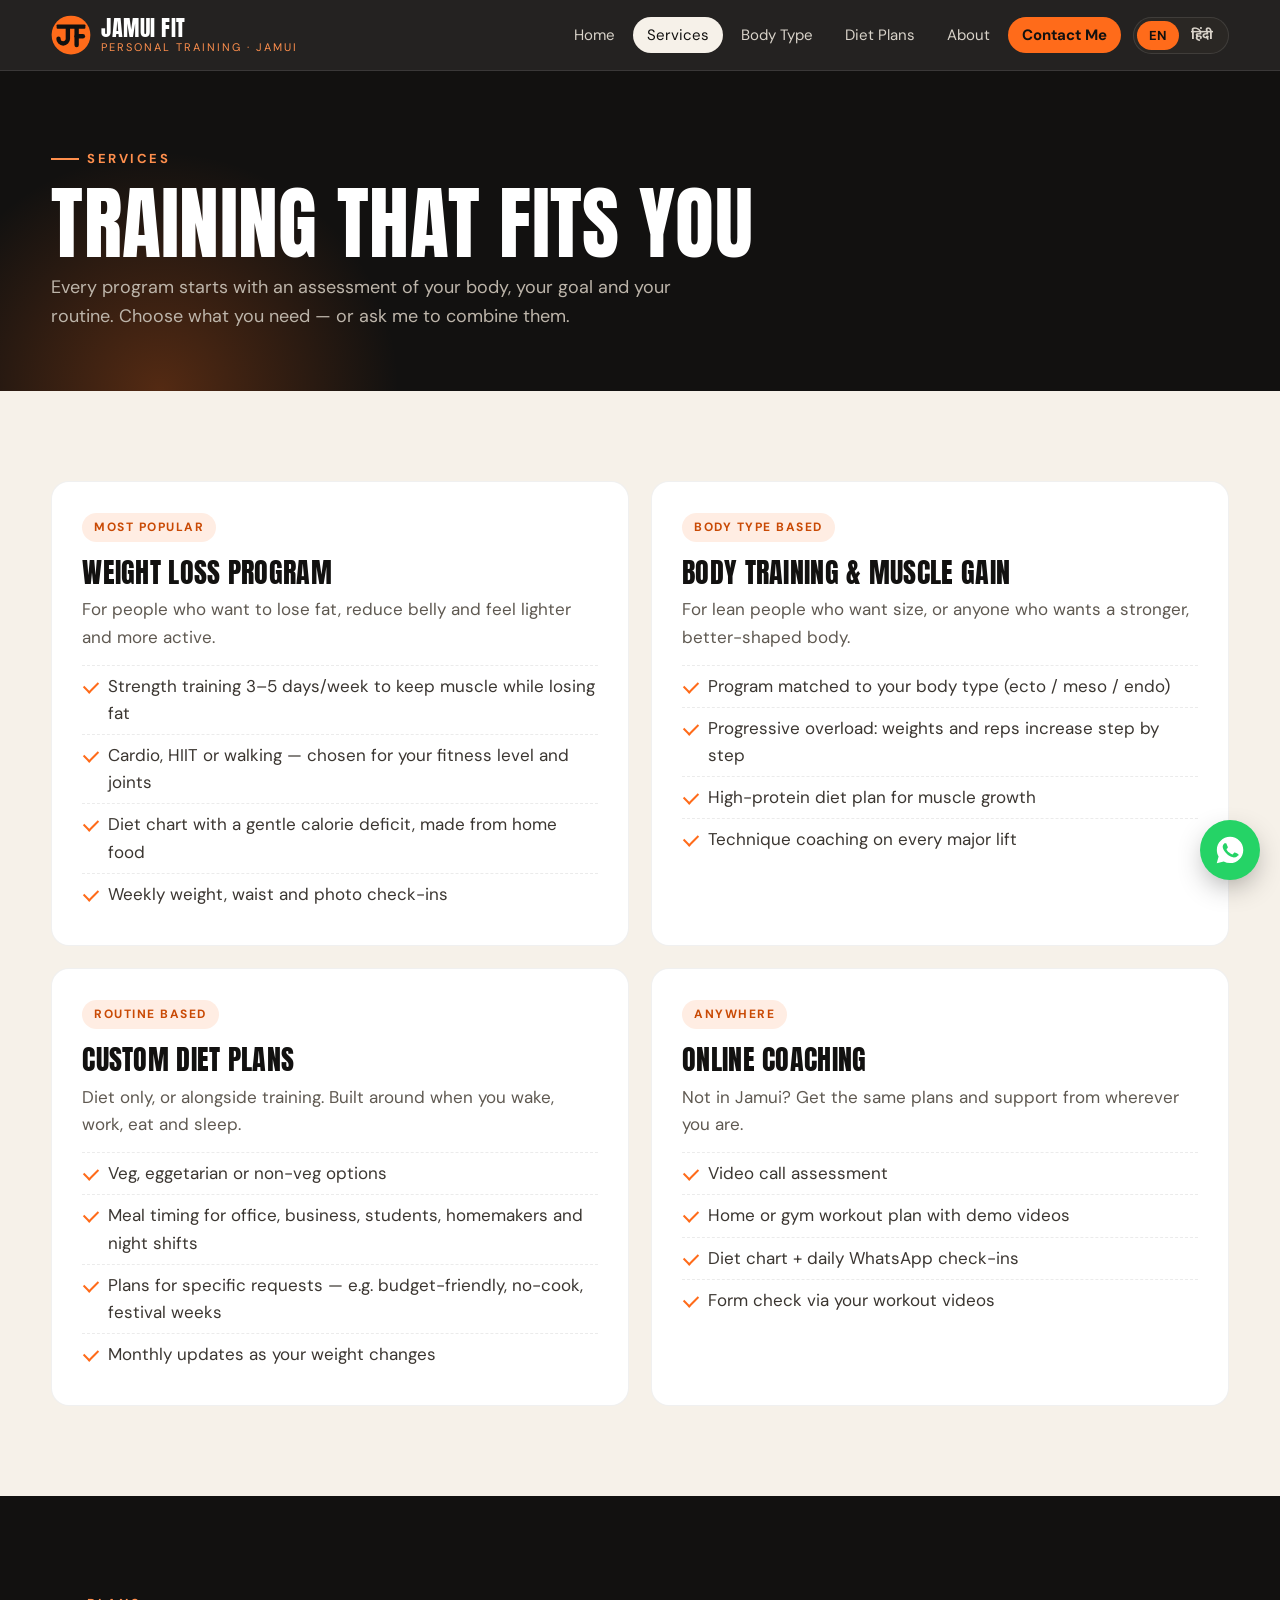
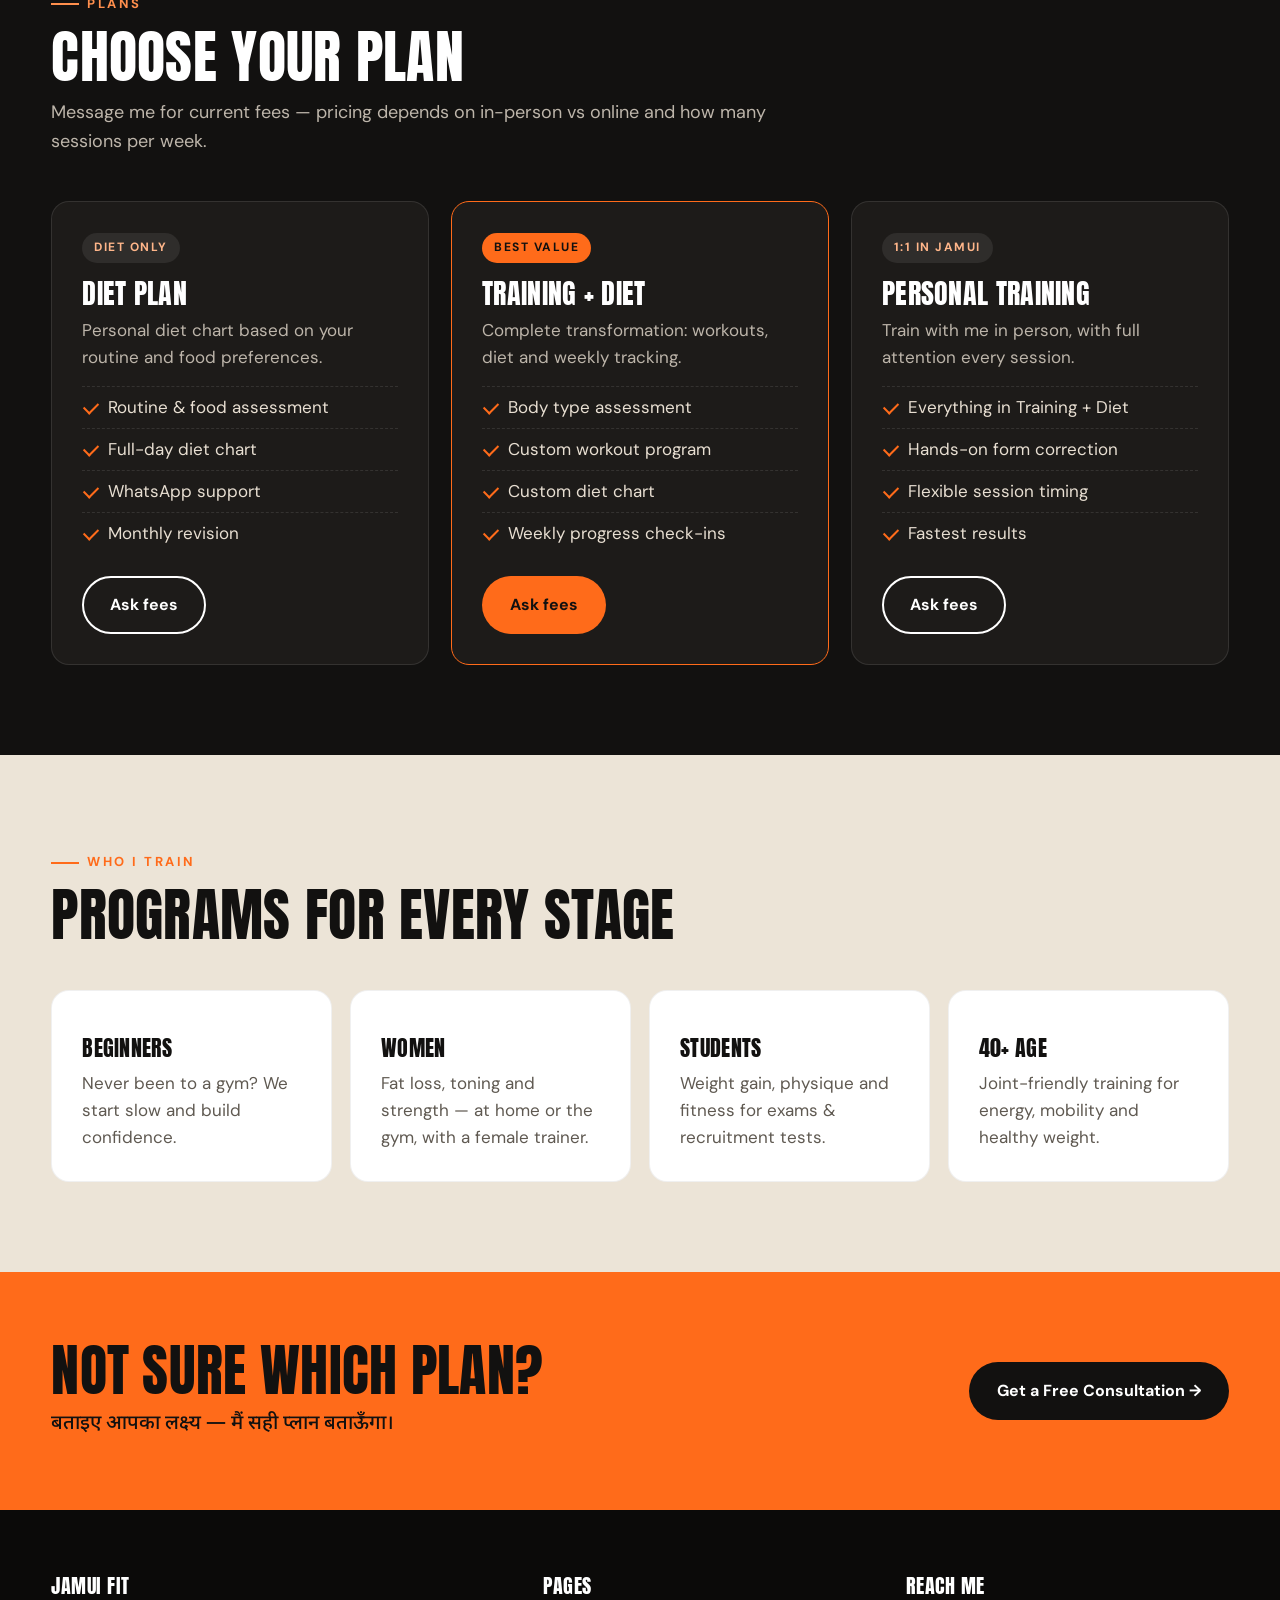
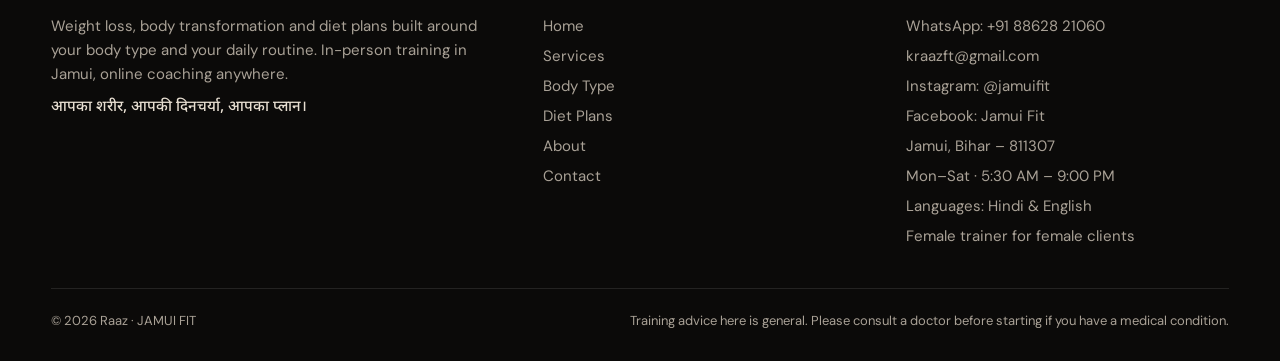
<file: services.html>
<!DOCTYPE html>
<html lang="en">
<head>
<meta charset="UTF-8">
<meta name="viewport" content="width=device-width, initial-scale=1">
<!-- SITE URL: https://priyatam0509.github.io/JamuiFIT/  (replace everywhere when moving to a custom domain) -->
<title data-hi="सेवाएँ — जमुई फिट पर्सनल ट्रेनिंग">Personal Training Services in Jamui | Jamui Fit</title>
<meta name="description" content="Jamui Fit services in Jamui: personal training, weight loss, muscle gain, body transformation, custom diet plans and online coaching. Book a free call.">
<link rel="canonical" href="https://priyatam0509.github.io/JamuiFIT/services.html">
<meta property="og:type" content="website">
<meta property="og:site_name" content="Jamui Fit">
<meta property="og:locale" content="en_IN">
<meta property="og:title" content="Personal Training Services in Jamui | Jamui Fit">
<meta property="og:description" content="Weight loss, muscle gain, body transformation, diet plans and online coaching in Jamui, Bihar.">
<meta property="og:url" content="https://priyatam0509.github.io/JamuiFIT/services.html">
<meta name="twitter:card" content="summary">
<meta name="twitter:title" content="Personal Training Services in Jamui | Jamui Fit">
<meta name="twitter:description" content="Weight loss, muscle gain, body transformation, diet plans and online coaching in Jamui, Bihar.">
<meta name="theme-color" content="#121110">
<link rel="icon" href="assets/logo.svg" type="image/svg+xml">
<link rel="icon" href="assets/logo-512.png" type="image/png">
<link rel="apple-touch-icon" href="assets/apple-touch-icon.png">
<link rel="preconnect" href="https://fonts.googleapis.com"><link rel="preconnect" href="https://fonts.gstatic.com" crossorigin>
<link href="https://fonts.googleapis.com/css2?family=Anton&family=DM+Sans:wght@400;500;700&family=Noto+Sans+Devanagari:wght@400;500;700&display=swap" rel="stylesheet">
<link rel="stylesheet" href="assets/style.css">
</head>
<body>

<section class="page-hero">
  <div class="wrap">
    <span class="eyebrow" data-hi="सेवाएँ">Services</span>
    <h1 data-hi="ट्रेनिंग जो आप पर फिट हो">Training that fits you</h1>
    <p data-hi="हर प्रोग्राम की शुरुआत आपके शरीर, लक्ष्य और दिनचर्या की जाँच से होती है। जो चाहिए वो चुनें — या मुझसे कई को मिलाने के लिए कहें।">Every program starts with an assessment of your body, your goal and your routine. Choose what you need — or ask me to combine them.</p>
  </div>
</section>

<section>
  <div class="wrap grid-2">
    <article class="card reveal">
      <span class="tag" data-hi="सबसे लोकप्रिय">Most popular</span>
      <h3 data-hi="वेट लॉस प्रोग्राम">Weight Loss Program</h3>
      <p data-hi="उनके लिए जो फैट घटाना, पेट कम करना और हल्का व ज़्यादा एक्टिव महसूस करना चाहते हैं।">For people who want to lose fat, reduce belly and feel lighter and more active.</p>
      <ul data-hi="<li>हफ़्ते में 3–5 दिन स्ट्रेंथ ट्रेनिंग, ताकि फैट घटे पर मसल बनी रहे</li><li>कार्डियो, HIIT या वॉकिंग — आपकी फ़िटनेस और जोड़ों के हिसाब से</li><li>घर के खाने से बना डाइट चार्ट, हल्की कैलोरी कमी के साथ</li><li>हर हफ़्ते वज़न, कमर और फ़ोटो चेक-इन</li>">
        <li>Strength training 3–5 days/week to keep muscle while losing fat</li>
        <li>Cardio, HIIT or walking — chosen for your fitness level and joints</li>
        <li>Diet chart with a gentle calorie deficit, made from home food</li>
        <li>Weekly weight, waist and photo check-ins</li>
      </ul>
    </article>
    <article class="card reveal">
      <span class="tag" data-hi="बॉडी टाइप आधारित">Body type based</span>
      <h3 data-hi="बॉडी ट्रेनिंग और मसल गेन">Body Training &amp; Muscle Gain</h3>
      <p data-hi="पतले लोगों के लिए जो साइज़ चाहते हैं, या कोई भी जो मज़बूत और बेहतर शेप वाला शरीर चाहता है।">For lean people who want size, or anyone who wants a stronger, better-shaped body.</p>
      <ul data-hi="<li>आपके बॉडी टाइप (एक्टो / मेसो / एंडो) के हिसाब से प्रोग्राम</li><li>प्रोग्रेसिव ओवरलोड: वज़न और रेप्स धीरे-धीरे बढ़ते हैं</li><li>मसल बढ़ाने के लिए हाई-प्रोटीन डाइट प्लान</li><li>हर बड़ी एक्सरसाइज़ पर तकनीक की कोचिंग</li>">
        <li>Program matched to your body type (ecto / meso / endo)</li>
        <li>Progressive overload: weights and reps increase step by step</li>
        <li>High-protein diet plan for muscle growth</li>
        <li>Technique coaching on every major lift</li>
      </ul>
    </article>
    <article class="card reveal">
      <span class="tag" data-hi="दिनचर्या आधारित">Routine based</span>
      <h3 data-hi="कस्टम डाइट प्लान">Custom Diet Plans</h3>
      <p data-hi="सिर्फ़ डाइट, या ट्रेनिंग के साथ। आप कब उठते, काम करते, खाते और सोते हैं — उसी के हिसाब से।">Diet only, or alongside training. Built around when you wake, work, eat and sleep.</p>
      <ul data-hi="<li>वेज, अंडा या नॉन-वेज विकल्प</li><li>ऑफ़िस, बिज़नेस, स्टूडेंट, गृहिणी और नाइट शिफ़्ट के लिए खाने का समय</li><li>ख़ास ज़रूरतों के लिए प्लान — जैसे कम बजट, बिना पकाए, त्योहार वाले हफ़्ते</li><li>वज़न बदलने के साथ हर महीने अपडेट</li>">
        <li>Veg, eggetarian or non-veg options</li>
        <li>Meal timing for office, business, students, homemakers and night shifts</li>
        <li>Plans for specific requests — e.g. budget-friendly, no-cook, festival weeks</li>
        <li>Monthly updates as your weight changes</li>
      </ul>
    </article>
    <article class="card reveal">
      <span class="tag" data-hi="कहीं से भी">Anywhere</span>
      <h3 data-hi="ऑनलाइन कोचिंग">Online Coaching</h3>
      <p data-hi="जमुई में नहीं हैं? जहाँ भी हैं, वहीं वही प्लान और सपोर्ट पाएँ।">Not in Jamui? Get the same plans and support from wherever you are.</p>
      <ul data-hi="<li>वीडियो कॉल पर जाँच</li><li>डेमो वीडियो के साथ घर या जिम का वर्कआउट प्लान</li><li>डाइट चार्ट + रोज़ WhatsApp चेक-इन</li><li>आपके वर्कआउट वीडियो से फ़ॉर्म चेक</li>">
        <li>Video call assessment</li>
        <li>Home or gym workout plan with demo videos</li>
        <li>Diet chart + daily WhatsApp check-ins</li>
        <li>Form check via your workout videos</li>
      </ul>
    </article>
  </div>
</section>

<section class="dark-sec">
  <div class="wrap">
    <div class="section-head reveal">
      <span class="eyebrow" data-hi="प्लान">Plans</span>
      <h2 data-hi="अपना प्लान चुनें">Choose your plan</h2>
      <p data-hi="मौजूदा फ़ीस के लिए मैसेज करें — फ़ीस आमने-सामने या ऑनलाइन और हफ़्ते के सेशन की संख्या पर निर्भर करती है।">Message me for current fees — pricing depends on in-person vs online and how many sessions per week.</p>
    </div>
    <div class="grid-3">
      <div class="card dark-card reveal">
        <span class="tag" style="background:rgba(255,255,255,.08);color:#ffb68a" data-hi="सिर्फ़ डाइट">Diet only</span>
        <h3 data-hi="डाइट प्लान">Diet Plan</h3>
        <p data-hi="आपकी दिनचर्या और खाने की पसंद के हिसाब से पर्सनल डाइट चार्ट।">Personal diet chart based on your routine and food preferences.</p>
        <ul data-hi="<li>दिनचर्या और खाने की जाँच</li><li>पूरे दिन का डाइट चार्ट</li><li>WhatsApp सपोर्ट</li><li>हर महीने बदलाव</li>"><li>Routine &amp; food assessment</li><li>Full-day diet chart</li><li>WhatsApp support</li><li>Monthly revision</li></ul>
        <a class="btn btn-ghost" style="margin-top:22px;color:#fff" data-wa="Hi! I'm interested in the Diet Plan. Please share fees and details." data-hi="फ़ीस पूछें">Ask fees</a>
      </div>
      <div class="card dark-card reveal" style="border-color:var(--saffron)">
        <span class="tag" style="background:var(--saffron);color:var(--ink)" data-hi="सबसे फ़ायदेमंद">Best value</span>
        <h3 data-hi="ट्रेनिंग + डाइट">Training + Diet</h3>
        <p data-hi="पूरा ट्रांसफ़ॉर्मेशन: वर्कआउट, डाइट और हर हफ़्ते ट्रैकिंग।">Complete transformation: workouts, diet and weekly tracking.</p>
        <ul data-hi="<li>बॉडी टाइप जाँच</li><li>कस्टम वर्कआउट प्रोग्राम</li><li>कस्टम डाइट चार्ट</li><li>हर हफ़्ते प्रोग्रेस चेक-इन</li>"><li>Body type assessment</li><li>Custom workout program</li><li>Custom diet chart</li><li>Weekly progress check-ins</li></ul>
        <a class="btn btn-primary" style="margin-top:22px" data-wa="Hi! I'm interested in the Training + Diet plan. Please share fees and details." data-hi="फ़ीस पूछें">Ask fees</a>
      </div>
      <div class="card dark-card reveal">
        <span class="tag" style="background:rgba(255,255,255,.08);color:#ffb68a" data-hi="जमुई में 1:1">1:1 in Jamui</span>
        <h3 data-hi="पर्सनल ट्रेनिंग">Personal Training</h3>
        <p data-hi="मेरे साथ आमने-सामने ट्रेनिंग, हर सेशन में पूरा ध्यान।">Train with me in person, with full attention every session.</p>
        <ul data-hi="<li>ट्रेनिंग + डाइट की सारी सुविधाएँ</li><li>साथ रहकर फ़ॉर्म करेक्शन</li><li>सेशन का समय आपकी सुविधा से</li><li>सबसे तेज़ रिज़ल्ट</li>"><li>Everything in Training + Diet</li><li>Hands-on form correction</li><li>Flexible session timing</li><li>Fastest results</li></ul>
        <a class="btn btn-ghost" style="margin-top:22px;color:#fff" data-wa="Hi! I'm interested in 1:1 Personal Training in Jamui. Please share fees and timings." data-hi="फ़ीस पूछें">Ask fees</a>
      </div>
    </div>
  </div>
</section>

<section class="alt">
  <div class="wrap">
    <div class="section-head reveal">
      <span class="eyebrow dark" data-hi="मैं किसे ट्रेन करता हूँ">Who I train</span>
      <h2 data-hi="हर उम्र और हर स्तर के लिए प्रोग्राम">Programs for every stage</h2>
    </div>
    <div class="grid-4">
      <div class="card reveal"><h3 style="font-size:22px" data-hi="शुरुआती">Beginners</h3><p data-hi="कभी जिम नहीं गए? हम धीरे शुरू करते हैं और आत्मविश्वास बढ़ाते हैं।">Never been to a gym? We start slow and build confidence.</p></div>
      <div class="card reveal"><h3 style="font-size:22px" data-hi="महिलाएँ">Women</h3><p data-hi="फैट लॉस, टोनिंग और ताक़त — घर पर या जिम में, महिला ट्रेनर के साथ।">Fat loss, toning and strength — at home or the gym, with a female trainer.</p></div>
      <div class="card reveal"><h3 style="font-size:22px" data-hi="स्टूडेंट">Students</h3><p data-hi="वज़न बढ़ाना, फ़िज़ीक और परीक्षा व भर्ती टेस्ट के लिए फ़िटनेस।">Weight gain, physique and fitness for exams &amp; recruitment tests.</p></div>
      <div class="card reveal"><h3 style="font-size:22px" data-hi="40+ उम्र">40+ age</h3><p data-hi="ऊर्जा, लचीलेपन और सही वज़न के लिए जोड़ों के अनुकूल ट्रेनिंग।">Joint-friendly training for energy, mobility and healthy weight.</p></div>
    </div>
  </div>
</section>

<section class="cta-band">
  <div class="wrap">
    <div><h2 data-hi="कौन-सा प्लान सही है, पता नहीं?">Not sure which plan?</h2><p class="hi">बताइए आपका लक्ष्य — मैं सही प्लान बताऊँगा।</p></div>
    <a class="btn btn-primary" href="contact.html" data-hi="फ्री कंसल्टेशन लें →">Get a Free Consultation →</a>
  </div>
</section>

<script src="assets/site.js"></script>
</body>
</html>
</file>
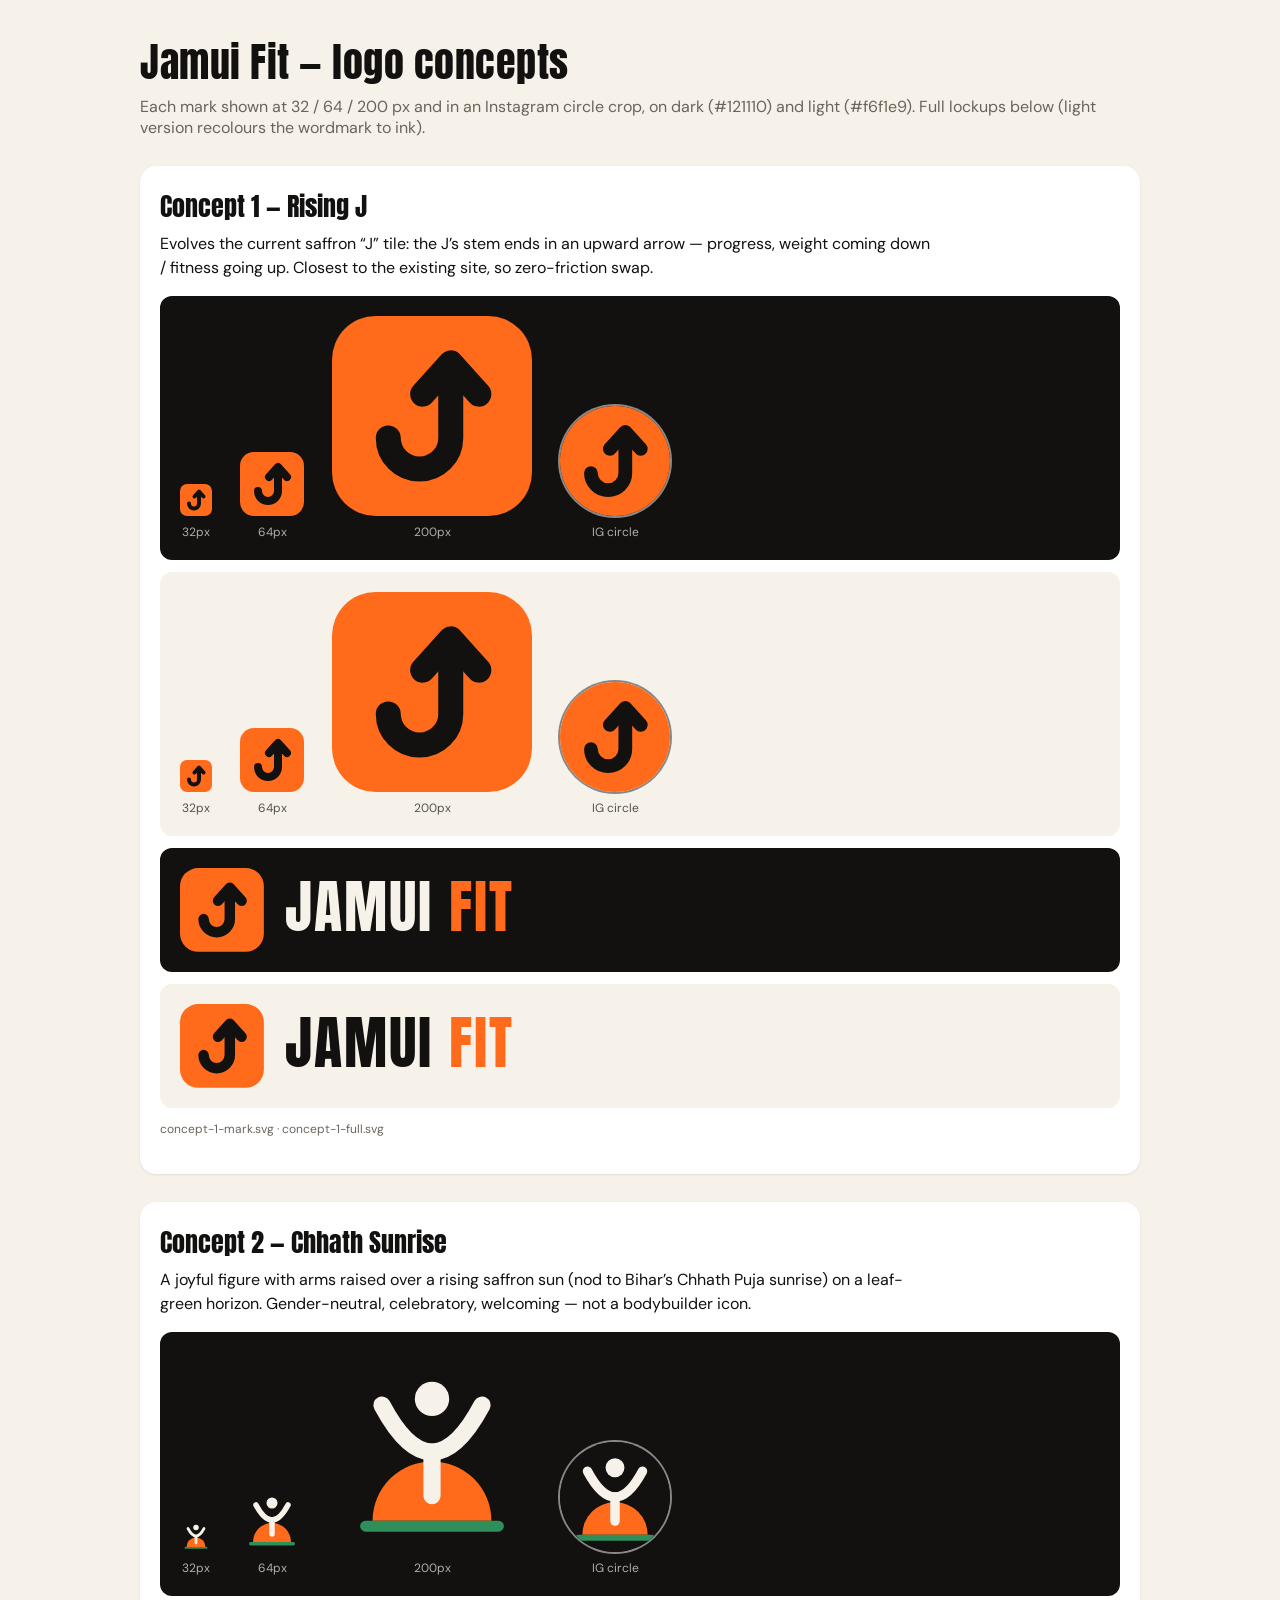
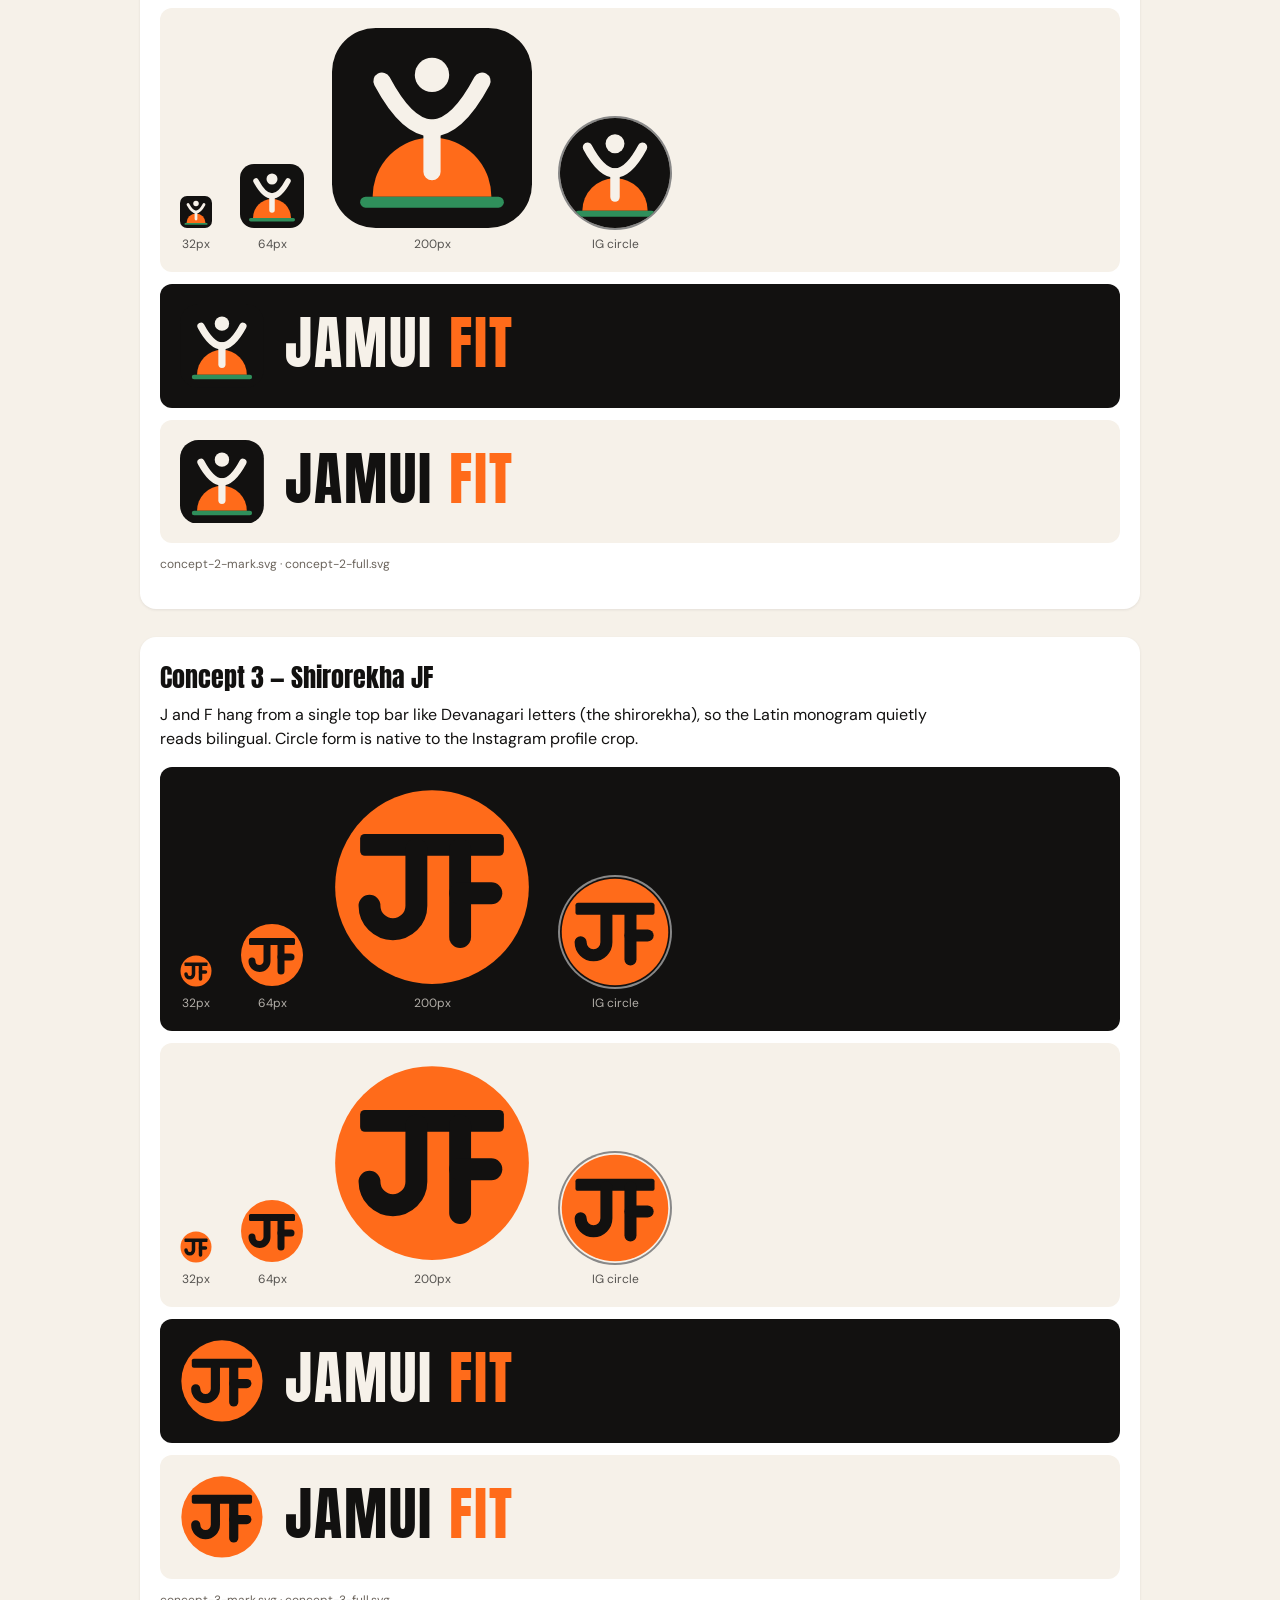
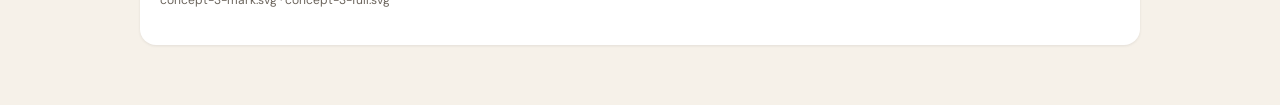
<file: assets/logo/preview.html>
<!doctype html><html lang="en"><head><meta charset="utf-8"><meta name="viewport" content="width=device-width,initial-scale=1">
<title>Jamui Fit Logos</title>
<link rel="preconnect" href="https://fonts.googleapis.com"><link rel="preconnect" href="https://fonts.gstatic.com" crossorigin>
<link href="https://fonts.googleapis.com/css2?family=Anton&family=DM+Sans:wght@400;600&display=swap" rel="stylesheet">
<style>
:root{--ink:#121110;--paper:#f6f1e9;--saffron:#ff6b1a;--muted:#6b645c}
*{box-sizing:border-box}body{margin:0;background:var(--paper);color:var(--ink);font-family:"DM Sans",system-ui,sans-serif;padding:32px 16px}
h1{font-family:Anton,Impact,sans-serif;font-weight:400;font-size:40px;margin:0 0 4px;letter-spacing:.5px}
.lead{color:var(--muted);margin:0 0 28px}
main{max-width:1000px;margin:0 auto}
.card{background:#fff;border-radius:16px;padding:20px;margin-bottom:28px;box-shadow:0 1px 3px rgba(0,0,0,.08)}
h2{font-family:Anton,Impact,sans-serif;font-weight:400;font-size:26px;margin:0 0 6px}
.card>p{margin:0 0 16px;max-width:70ch;line-height:1.5}
.row{display:flex;flex-wrap:wrap;align-items:flex-end;gap:28px;padding:20px;border-radius:12px;margin-bottom:12px}
.dark{background:var(--ink);color:var(--paper)}.light{background:var(--paper)}
.sz{display:flex;flex-direction:column;align-items:center;gap:8px}.sz span{font-size:12px;opacity:.7}
.sz svg{width:100%;height:100%;display:block}
.ig{width:110px;height:110px;border-radius:50%;overflow:hidden;box-shadow:0 0 0 2px #888}
.ig svg{width:100%;height:100%;display:block}
.full{padding:20px;border-radius:12px;margin-bottom:12px;overflow:hidden}.full svg{width:100%;max-width:380px;height:auto;display:block}
.onlight text{fill:var(--ink)}.onlight tspan{fill:var(--saffron)}
.files{font-size:12px;color:var(--muted);margin:4px 0 0}
</style></head><body><main>
<h1>Jamui Fit — logo concepts</h1>
<p class="lead">Each mark shown at 32 / 64 / 200 px and in an Instagram circle crop, on dark (#121110) and light (#f6f1e9). Full lockups below (light version recolours the wordmark to ink).</p>
<section class="card"><h2>Concept 1 — Rising J</h2><p>Evolves the current saffron “J” tile: the J’s stem ends in an upward arrow — progress, weight coming down / fitness going up. Closest to the existing site, so zero-friction swap.</p>
<div class="row dark"><div class="sz"><div style="width:32px;height:32px"><svg xmlns="http://www.w3.org/2000/svg" viewBox="0 0 64 64" role="img" aria-label="Jamui Fit"><rect width="64" height="64" rx="14" fill="#ff6b1a"/><g fill="none" stroke="#121110" stroke-width="8" stroke-linecap="round" stroke-linejoin="round"><path d="M38 24V39A10 10 0 0 1 18 39"/><path d="M29 25L38 15L47 25"/></g></svg></div><span>32px</span></div><div class="sz"><div style="width:64px;height:64px"><svg xmlns="http://www.w3.org/2000/svg" viewBox="0 0 64 64" role="img" aria-label="Jamui Fit"><rect width="64" height="64" rx="14" fill="#ff6b1a"/><g fill="none" stroke="#121110" stroke-width="8" stroke-linecap="round" stroke-linejoin="round"><path d="M38 24V39A10 10 0 0 1 18 39"/><path d="M29 25L38 15L47 25"/></g></svg></div><span>64px</span></div><div class="sz"><div style="width:200px;height:200px"><svg xmlns="http://www.w3.org/2000/svg" viewBox="0 0 64 64" role="img" aria-label="Jamui Fit"><rect width="64" height="64" rx="14" fill="#ff6b1a"/><g fill="none" stroke="#121110" stroke-width="8" stroke-linecap="round" stroke-linejoin="round"><path d="M38 24V39A10 10 0 0 1 18 39"/><path d="M29 25L38 15L47 25"/></g></svg></div><span>200px</span></div><div class="sz"><div class="ig"><svg xmlns="http://www.w3.org/2000/svg" viewBox="0 0 64 64" role="img" aria-label="Jamui Fit"><rect width="64" height="64" rx="14" fill="#ff6b1a"/><g fill="none" stroke="#121110" stroke-width="8" stroke-linecap="round" stroke-linejoin="round"><path d="M38 24V39A10 10 0 0 1 18 39"/><path d="M29 25L38 15L47 25"/></g></svg></div><span>IG circle</span></div></div>
<div class="row light"><div class="sz"><div style="width:32px;height:32px"><svg xmlns="http://www.w3.org/2000/svg" viewBox="0 0 64 64" role="img" aria-label="Jamui Fit"><rect width="64" height="64" rx="14" fill="#ff6b1a"/><g fill="none" stroke="#121110" stroke-width="8" stroke-linecap="round" stroke-linejoin="round"><path d="M38 24V39A10 10 0 0 1 18 39"/><path d="M29 25L38 15L47 25"/></g></svg></div><span>32px</span></div><div class="sz"><div style="width:64px;height:64px"><svg xmlns="http://www.w3.org/2000/svg" viewBox="0 0 64 64" role="img" aria-label="Jamui Fit"><rect width="64" height="64" rx="14" fill="#ff6b1a"/><g fill="none" stroke="#121110" stroke-width="8" stroke-linecap="round" stroke-linejoin="round"><path d="M38 24V39A10 10 0 0 1 18 39"/><path d="M29 25L38 15L47 25"/></g></svg></div><span>64px</span></div><div class="sz"><div style="width:200px;height:200px"><svg xmlns="http://www.w3.org/2000/svg" viewBox="0 0 64 64" role="img" aria-label="Jamui Fit"><rect width="64" height="64" rx="14" fill="#ff6b1a"/><g fill="none" stroke="#121110" stroke-width="8" stroke-linecap="round" stroke-linejoin="round"><path d="M38 24V39A10 10 0 0 1 18 39"/><path d="M29 25L38 15L47 25"/></g></svg></div><span>200px</span></div><div class="sz"><div class="ig"><svg xmlns="http://www.w3.org/2000/svg" viewBox="0 0 64 64" role="img" aria-label="Jamui Fit"><rect width="64" height="64" rx="14" fill="#ff6b1a"/><g fill="none" stroke="#121110" stroke-width="8" stroke-linecap="round" stroke-linejoin="round"><path d="M38 24V39A10 10 0 0 1 18 39"/><path d="M29 25L38 15L47 25"/></g></svg></div><span>IG circle</span></div></div>
<div class="full dark"><svg xmlns="http://www.w3.org/2000/svg" viewBox="0 0 290 64" role="img" aria-label="Jamui Fit">

<rect width="64" height="64" rx="14" fill="#ff6b1a"/><g fill="none" stroke="#121110" stroke-width="8" stroke-linecap="round" stroke-linejoin="round"><path d="M38 24V39A10 10 0 0 1 18 39"/><path d="M29 25L38 15L47 25"/></g>
<text x="80" y="48" font-family="Anton, Impact, sans-serif" font-size="44" letter-spacing="1.5" fill="#f6f1e9">JAMUI <tspan fill="#ff6b1a">FIT</tspan></text>
</svg></div>
<div class="full light"><div class="onlight"><svg xmlns="http://www.w3.org/2000/svg" viewBox="0 0 290 64" role="img" aria-label="Jamui Fit">

<rect width="64" height="64" rx="14" fill="#ff6b1a"/><g fill="none" stroke="#121110" stroke-width="8" stroke-linecap="round" stroke-linejoin="round"><path d="M38 24V39A10 10 0 0 1 18 39"/><path d="M29 25L38 15L47 25"/></g>
<text x="80" y="48" font-family="Anton, Impact, sans-serif" font-size="44" letter-spacing="1.5" fill="#f6f1e9">JAMUI <tspan fill="#ff6b1a">FIT</tspan></text>
</svg></div></div>
<p class="files">concept-1-mark.svg · concept-1-full.svg</p></section><section class="card"><h2>Concept 2 — Chhath Sunrise</h2><p>A joyful figure with arms raised over a rising saffron sun (nod to Bihar’s Chhath Puja sunrise) on a leaf-green horizon. Gender-neutral, celebratory, welcoming — not a bodybuilder icon.</p>
<div class="row dark"><div class="sz"><div style="width:32px;height:32px"><svg xmlns="http://www.w3.org/2000/svg" viewBox="0 0 64 64" role="img" aria-label="Jamui Fit"><rect width="64" height="64" rx="14" fill="#121110"/><path d="M13 54A19 19 0 0 1 51 54Z" fill="#ff6b1a"/><rect x="9" y="54" width="46" height="3.5" rx="1.75" fill="#2f8f5b"/><g fill="none" stroke="#f6f1e9" stroke-width="5.5" stroke-linecap="round" stroke-linejoin="round"><path d="M16 17Q32 47 48 17"/><path d="M32 32V46"/></g><circle cx="32" cy="15" r="5.5" fill="#f6f1e9"/></svg></div><span>32px</span></div><div class="sz"><div style="width:64px;height:64px"><svg xmlns="http://www.w3.org/2000/svg" viewBox="0 0 64 64" role="img" aria-label="Jamui Fit"><rect width="64" height="64" rx="14" fill="#121110"/><path d="M13 54A19 19 0 0 1 51 54Z" fill="#ff6b1a"/><rect x="9" y="54" width="46" height="3.5" rx="1.75" fill="#2f8f5b"/><g fill="none" stroke="#f6f1e9" stroke-width="5.5" stroke-linecap="round" stroke-linejoin="round"><path d="M16 17Q32 47 48 17"/><path d="M32 32V46"/></g><circle cx="32" cy="15" r="5.5" fill="#f6f1e9"/></svg></div><span>64px</span></div><div class="sz"><div style="width:200px;height:200px"><svg xmlns="http://www.w3.org/2000/svg" viewBox="0 0 64 64" role="img" aria-label="Jamui Fit"><rect width="64" height="64" rx="14" fill="#121110"/><path d="M13 54A19 19 0 0 1 51 54Z" fill="#ff6b1a"/><rect x="9" y="54" width="46" height="3.5" rx="1.75" fill="#2f8f5b"/><g fill="none" stroke="#f6f1e9" stroke-width="5.5" stroke-linecap="round" stroke-linejoin="round"><path d="M16 17Q32 47 48 17"/><path d="M32 32V46"/></g><circle cx="32" cy="15" r="5.5" fill="#f6f1e9"/></svg></div><span>200px</span></div><div class="sz"><div class="ig"><svg xmlns="http://www.w3.org/2000/svg" viewBox="0 0 64 64" role="img" aria-label="Jamui Fit"><rect width="64" height="64" rx="14" fill="#121110"/><path d="M13 54A19 19 0 0 1 51 54Z" fill="#ff6b1a"/><rect x="9" y="54" width="46" height="3.5" rx="1.75" fill="#2f8f5b"/><g fill="none" stroke="#f6f1e9" stroke-width="5.5" stroke-linecap="round" stroke-linejoin="round"><path d="M16 17Q32 47 48 17"/><path d="M32 32V46"/></g><circle cx="32" cy="15" r="5.5" fill="#f6f1e9"/></svg></div><span>IG circle</span></div></div>
<div class="row light"><div class="sz"><div style="width:32px;height:32px"><svg xmlns="http://www.w3.org/2000/svg" viewBox="0 0 64 64" role="img" aria-label="Jamui Fit"><rect width="64" height="64" rx="14" fill="#121110"/><path d="M13 54A19 19 0 0 1 51 54Z" fill="#ff6b1a"/><rect x="9" y="54" width="46" height="3.5" rx="1.75" fill="#2f8f5b"/><g fill="none" stroke="#f6f1e9" stroke-width="5.5" stroke-linecap="round" stroke-linejoin="round"><path d="M16 17Q32 47 48 17"/><path d="M32 32V46"/></g><circle cx="32" cy="15" r="5.5" fill="#f6f1e9"/></svg></div><span>32px</span></div><div class="sz"><div style="width:64px;height:64px"><svg xmlns="http://www.w3.org/2000/svg" viewBox="0 0 64 64" role="img" aria-label="Jamui Fit"><rect width="64" height="64" rx="14" fill="#121110"/><path d="M13 54A19 19 0 0 1 51 54Z" fill="#ff6b1a"/><rect x="9" y="54" width="46" height="3.5" rx="1.75" fill="#2f8f5b"/><g fill="none" stroke="#f6f1e9" stroke-width="5.5" stroke-linecap="round" stroke-linejoin="round"><path d="M16 17Q32 47 48 17"/><path d="M32 32V46"/></g><circle cx="32" cy="15" r="5.5" fill="#f6f1e9"/></svg></div><span>64px</span></div><div class="sz"><div style="width:200px;height:200px"><svg xmlns="http://www.w3.org/2000/svg" viewBox="0 0 64 64" role="img" aria-label="Jamui Fit"><rect width="64" height="64" rx="14" fill="#121110"/><path d="M13 54A19 19 0 0 1 51 54Z" fill="#ff6b1a"/><rect x="9" y="54" width="46" height="3.5" rx="1.75" fill="#2f8f5b"/><g fill="none" stroke="#f6f1e9" stroke-width="5.5" stroke-linecap="round" stroke-linejoin="round"><path d="M16 17Q32 47 48 17"/><path d="M32 32V46"/></g><circle cx="32" cy="15" r="5.5" fill="#f6f1e9"/></svg></div><span>200px</span></div><div class="sz"><div class="ig"><svg xmlns="http://www.w3.org/2000/svg" viewBox="0 0 64 64" role="img" aria-label="Jamui Fit"><rect width="64" height="64" rx="14" fill="#121110"/><path d="M13 54A19 19 0 0 1 51 54Z" fill="#ff6b1a"/><rect x="9" y="54" width="46" height="3.5" rx="1.75" fill="#2f8f5b"/><g fill="none" stroke="#f6f1e9" stroke-width="5.5" stroke-linecap="round" stroke-linejoin="round"><path d="M16 17Q32 47 48 17"/><path d="M32 32V46"/></g><circle cx="32" cy="15" r="5.5" fill="#f6f1e9"/></svg></div><span>IG circle</span></div></div>
<div class="full dark"><svg xmlns="http://www.w3.org/2000/svg" viewBox="0 0 290 64" role="img" aria-label="Jamui Fit">

<rect width="64" height="64" rx="14" fill="#121110"/><path d="M13 54A19 19 0 0 1 51 54Z" fill="#ff6b1a"/><rect x="9" y="54" width="46" height="3.5" rx="1.75" fill="#2f8f5b"/><g fill="none" stroke="#f6f1e9" stroke-width="5.5" stroke-linecap="round" stroke-linejoin="round"><path d="M16 17Q32 47 48 17"/><path d="M32 32V46"/></g><circle cx="32" cy="15" r="5.5" fill="#f6f1e9"/>
<text x="80" y="48" font-family="Anton, Impact, sans-serif" font-size="44" letter-spacing="1.5" fill="#f6f1e9">JAMUI <tspan fill="#ff6b1a">FIT</tspan></text>
</svg></div>
<div class="full light"><div class="onlight"><svg xmlns="http://www.w3.org/2000/svg" viewBox="0 0 290 64" role="img" aria-label="Jamui Fit">

<rect width="64" height="64" rx="14" fill="#121110"/><path d="M13 54A19 19 0 0 1 51 54Z" fill="#ff6b1a"/><rect x="9" y="54" width="46" height="3.5" rx="1.75" fill="#2f8f5b"/><g fill="none" stroke="#f6f1e9" stroke-width="5.5" stroke-linecap="round" stroke-linejoin="round"><path d="M16 17Q32 47 48 17"/><path d="M32 32V46"/></g><circle cx="32" cy="15" r="5.5" fill="#f6f1e9"/>
<text x="80" y="48" font-family="Anton, Impact, sans-serif" font-size="44" letter-spacing="1.5" fill="#f6f1e9">JAMUI <tspan fill="#ff6b1a">FIT</tspan></text>
</svg></div></div>
<p class="files">concept-2-mark.svg · concept-2-full.svg</p></section><section class="card"><h2>Concept 3 — Shirorekha JF</h2><p>J and F hang from a single top bar like Devanagari letters (the shirorekha), so the Latin monogram quietly reads bilingual. Circle form is native to the Instagram profile crop.</p>
<div class="row dark"><div class="sz"><div style="width:32px;height:32px"><svg xmlns="http://www.w3.org/2000/svg" viewBox="0 0 64 64" role="img" aria-label="Jamui Fit"><circle cx="32" cy="32" r="31" fill="#ff6b1a"/><rect x="9" y="15" width="46" height="7" rx="1.5" fill="#121110"/><g fill="none" stroke="#121110" stroke-width="7" stroke-linecap="round"><path d="M27 20V38A7.5 7.5 0 0 1 12 38"/><path d="M41 20V48"/><path d="M41 34H51"/></g></svg></div><span>32px</span></div><div class="sz"><div style="width:64px;height:64px"><svg xmlns="http://www.w3.org/2000/svg" viewBox="0 0 64 64" role="img" aria-label="Jamui Fit"><circle cx="32" cy="32" r="31" fill="#ff6b1a"/><rect x="9" y="15" width="46" height="7" rx="1.5" fill="#121110"/><g fill="none" stroke="#121110" stroke-width="7" stroke-linecap="round"><path d="M27 20V38A7.5 7.5 0 0 1 12 38"/><path d="M41 20V48"/><path d="M41 34H51"/></g></svg></div><span>64px</span></div><div class="sz"><div style="width:200px;height:200px"><svg xmlns="http://www.w3.org/2000/svg" viewBox="0 0 64 64" role="img" aria-label="Jamui Fit"><circle cx="32" cy="32" r="31" fill="#ff6b1a"/><rect x="9" y="15" width="46" height="7" rx="1.5" fill="#121110"/><g fill="none" stroke="#121110" stroke-width="7" stroke-linecap="round"><path d="M27 20V38A7.5 7.5 0 0 1 12 38"/><path d="M41 20V48"/><path d="M41 34H51"/></g></svg></div><span>200px</span></div><div class="sz"><div class="ig"><svg xmlns="http://www.w3.org/2000/svg" viewBox="0 0 64 64" role="img" aria-label="Jamui Fit"><circle cx="32" cy="32" r="31" fill="#ff6b1a"/><rect x="9" y="15" width="46" height="7" rx="1.5" fill="#121110"/><g fill="none" stroke="#121110" stroke-width="7" stroke-linecap="round"><path d="M27 20V38A7.5 7.5 0 0 1 12 38"/><path d="M41 20V48"/><path d="M41 34H51"/></g></svg></div><span>IG circle</span></div></div>
<div class="row light"><div class="sz"><div style="width:32px;height:32px"><svg xmlns="http://www.w3.org/2000/svg" viewBox="0 0 64 64" role="img" aria-label="Jamui Fit"><circle cx="32" cy="32" r="31" fill="#ff6b1a"/><rect x="9" y="15" width="46" height="7" rx="1.5" fill="#121110"/><g fill="none" stroke="#121110" stroke-width="7" stroke-linecap="round"><path d="M27 20V38A7.5 7.5 0 0 1 12 38"/><path d="M41 20V48"/><path d="M41 34H51"/></g></svg></div><span>32px</span></div><div class="sz"><div style="width:64px;height:64px"><svg xmlns="http://www.w3.org/2000/svg" viewBox="0 0 64 64" role="img" aria-label="Jamui Fit"><circle cx="32" cy="32" r="31" fill="#ff6b1a"/><rect x="9" y="15" width="46" height="7" rx="1.5" fill="#121110"/><g fill="none" stroke="#121110" stroke-width="7" stroke-linecap="round"><path d="M27 20V38A7.5 7.5 0 0 1 12 38"/><path d="M41 20V48"/><path d="M41 34H51"/></g></svg></div><span>64px</span></div><div class="sz"><div style="width:200px;height:200px"><svg xmlns="http://www.w3.org/2000/svg" viewBox="0 0 64 64" role="img" aria-label="Jamui Fit"><circle cx="32" cy="32" r="31" fill="#ff6b1a"/><rect x="9" y="15" width="46" height="7" rx="1.5" fill="#121110"/><g fill="none" stroke="#121110" stroke-width="7" stroke-linecap="round"><path d="M27 20V38A7.5 7.5 0 0 1 12 38"/><path d="M41 20V48"/><path d="M41 34H51"/></g></svg></div><span>200px</span></div><div class="sz"><div class="ig"><svg xmlns="http://www.w3.org/2000/svg" viewBox="0 0 64 64" role="img" aria-label="Jamui Fit"><circle cx="32" cy="32" r="31" fill="#ff6b1a"/><rect x="9" y="15" width="46" height="7" rx="1.5" fill="#121110"/><g fill="none" stroke="#121110" stroke-width="7" stroke-linecap="round"><path d="M27 20V38A7.5 7.5 0 0 1 12 38"/><path d="M41 20V48"/><path d="M41 34H51"/></g></svg></div><span>IG circle</span></div></div>
<div class="full dark"><svg xmlns="http://www.w3.org/2000/svg" viewBox="0 0 290 64" role="img" aria-label="Jamui Fit">

<circle cx="32" cy="32" r="31" fill="#ff6b1a"/><rect x="9" y="15" width="46" height="7" rx="1.5" fill="#121110"/><g fill="none" stroke="#121110" stroke-width="7" stroke-linecap="round"><path d="M27 20V38A7.5 7.5 0 0 1 12 38"/><path d="M41 20V48"/><path d="M41 34H51"/></g>
<text x="80" y="48" font-family="Anton, Impact, sans-serif" font-size="44" letter-spacing="1.5" fill="#f6f1e9">JAMUI <tspan fill="#ff6b1a">FIT</tspan></text>
</svg></div>
<div class="full light"><div class="onlight"><svg xmlns="http://www.w3.org/2000/svg" viewBox="0 0 290 64" role="img" aria-label="Jamui Fit">

<circle cx="32" cy="32" r="31" fill="#ff6b1a"/><rect x="9" y="15" width="46" height="7" rx="1.5" fill="#121110"/><g fill="none" stroke="#121110" stroke-width="7" stroke-linecap="round"><path d="M27 20V38A7.5 7.5 0 0 1 12 38"/><path d="M41 20V48"/><path d="M41 34H51"/></g>
<text x="80" y="48" font-family="Anton, Impact, sans-serif" font-size="44" letter-spacing="1.5" fill="#f6f1e9">JAMUI <tspan fill="#ff6b1a">FIT</tspan></text>
</svg></div></div>
<p class="files">concept-3-mark.svg · concept-3-full.svg</p></section>
</main></body></html>
</file>
<file: assets/style.css>
:root{
  --ink:#121110; --ink-2:#1d1b19; --ink-3:#2a2724;
  --paper:#f6f1e9; --paper-2:#ece4d7;
  --saffron:#ff6b1a; --saffron-2:#ff8f4d; --leaf:#2f8f5b;
  --muted:#8b847b; --line:rgba(255,255,255,.1);
  --radius:18px;
  --display:"Anton",Impact,sans-serif;
  --body:"DM Sans","Noto Sans Devanagari",system-ui,sans-serif;
  --hi:"Noto Sans Devanagari","DM Sans",sans-serif;
}
*{box-sizing:border-box;margin:0;padding:0}
html{scroll-behavior:smooth}
body{font-family:var(--body);background:var(--paper);color:var(--ink);line-height:1.6;font-size:17px;-webkit-font-smoothing:antialiased}
img,svg{display:block;max-width:100%}
a{color:inherit}
.wrap{width:min(1180px,92vw);margin-inline:auto}
.hi{font-family:var(--hi);font-weight:500}

/* header */
.site-header{position:sticky;top:0;z-index:50;background:rgba(18,17,16,.92);backdrop-filter:blur(10px);color:#fff;border-bottom:1px solid var(--line)}
.nav{display:flex;align-items:center;justify-content:space-between;height:70px}
.brand{display:flex;align-items:center;gap:10px;text-decoration:none}
.brand-mark{width:38px;height:38px;border-radius:10px;background:var(--saffron);display:grid;place-items:center;font-family:var(--display);font-size:20px;color:var(--ink)}
.brand-text{font-family:var(--display);font-size:22px;letter-spacing:.5px;line-height:1}
.brand-text small{display:block;font-family:var(--body);font-size:11px;letter-spacing:2px;color:var(--saffron-2);text-transform:uppercase;margin-top:3px}
.nav-links{display:flex;gap:4px;list-style:none;align-items:center}
.nav-links a{text-decoration:none;padding:8px 14px;border-radius:999px;font-size:15px;color:#d9d3ca;transition:.2s}
.nav-links a:hover{color:#fff;background:var(--ink-3)}
.nav-links a.active{color:var(--ink);background:var(--paper)}
.nav-links .nav-cta{background:var(--saffron);color:var(--ink);font-weight:700}
.nav-links .nav-cta:hover{background:var(--saffron-2);color:var(--ink)}
.menu-btn{display:none;background:none;border:0;color:#fff;font-size:26px;cursor:pointer;padding:6px}
@media(max-width:900px){
  .menu-btn{display:block}
  .nav-links{position:absolute;top:70px;left:0;right:0;flex-direction:column;align-items:stretch;background:var(--ink);padding:12px 4vw 20px;gap:4px;display:none;border-bottom:1px solid var(--line)}
  .nav-links.open{display:flex}
  .nav-links a{padding:12px 16px}
}

/* buttons */
.btn{display:inline-flex;align-items:center;gap:10px;padding:14px 26px;border-radius:999px;font-weight:700;text-decoration:none;font-size:16px;border:2px solid transparent;cursor:pointer;transition:transform .15s,background .2s;font-family:var(--body)}
.btn:hover{transform:translateY(-2px)}
.btn-primary{background:var(--saffron);color:var(--ink)}
.btn-primary:hover{background:var(--saffron-2)}
.btn-ghost{border-color:currentColor;background:transparent}
.btn-wa{background:#25d366;color:#08331a}
.btn svg{width:20px;height:20px}

/* hero */
.hero{background:var(--ink);color:#fff;position:relative;overflow:hidden;padding:90px 0 110px}
.hero::after{content:"";position:absolute;right:-180px;top:-120px;width:620px;height:620px;border-radius:50%;background:radial-gradient(circle,rgba(255,107,26,.35),transparent 65%)}
.hero-grid{display:grid;grid-template-columns:1.25fr .9fr;gap:50px;align-items:center;position:relative;z-index:1}
.eyebrow{display:inline-flex;align-items:center;gap:8px;font-size:13px;letter-spacing:2.5px;text-transform:uppercase;color:var(--saffron-2);font-weight:700}
.eyebrow::before{content:"";width:28px;height:2px;background:currentColor}
h1,h2,h3{font-family:var(--display);font-weight:400;letter-spacing:.3px;line-height:1.02}
.hero h1{font-size:clamp(52px,8vw,104px);margin:18px 0 10px;text-transform:uppercase}
.hero h1 em{font-style:normal;color:var(--saffron)}
.hero .hi-line{font-size:clamp(20px,2.4vw,26px);color:#e8dfd2;margin-bottom:18px}
.hero p.lead{font-size:19px;color:#bdb5aa;max-width:560px;margin-bottom:32px}
.hero-actions{display:flex;flex-wrap:wrap;gap:14px}
.hero-card{background:var(--ink-2);border:1px solid var(--line);border-radius:24px;padding:30px}
.hero-card h3{font-size:28px;margin-bottom:6px}
.hero-card .sub{color:var(--muted);font-size:14px;margin-bottom:20px}
.stat-row{display:grid;grid-template-columns:1fr 1fr;gap:12px}
.stat{background:var(--ink-3);border-radius:14px;padding:16px}
.stat b{font-family:var(--display);font-size:30px;color:var(--saffron);font-weight:400;display:block;line-height:1.1}
.stat span{font-size:13px;color:#bdb5aa}
@media(max-width:900px){.hero-grid{grid-template-columns:1fr}.hero{padding:60px 0 80px}}

/* page hero */
.page-hero{background:var(--ink);color:#fff;padding:70px 0 60px;position:relative;overflow:hidden}
.page-hero::after{content:"";position:absolute;left:-100px;bottom:-260px;width:520px;height:520px;border-radius:50%;background:radial-gradient(circle,rgba(255,107,26,.28),transparent 65%)}
.page-hero .wrap{position:relative;z-index:1}
.page-hero h1{font-size:clamp(44px,6.5vw,80px);text-transform:uppercase;margin:14px 0 8px}
.page-hero p{color:#bdb5aa;max-width:640px;font-size:18px}

/* sections */
section{padding:90px 0}
.section-head{max-width:720px;margin-bottom:46px}
.section-head h2{font-size:clamp(36px,5vw,58px);text-transform:uppercase;margin:12px 0 12px}
.section-head p{color:#5f5951;font-size:18px}
.eyebrow.dark{color:var(--saffron)}
.alt{background:var(--paper-2)}
.dark-sec{background:var(--ink);color:#fff}
.dark-sec .section-head p{color:#bdb5aa}

.grid-3{display:grid;grid-template-columns:repeat(3,1fr);gap:22px}
.grid-2{display:grid;grid-template-columns:repeat(2,1fr);gap:22px}
.grid-4{display:grid;grid-template-columns:repeat(4,1fr);gap:18px}
@media(max-width:900px){.grid-3,.grid-4{grid-template-columns:1fr 1fr}}
@media(max-width:620px){.grid-3,.grid-2,.grid-4{grid-template-columns:1fr}}

.card{background:#fff;border-radius:var(--radius);padding:30px;border:1px solid rgba(0,0,0,.06);position:relative;transition:transform .2s,box-shadow .2s}
.card:hover{transform:translateY(-4px);box-shadow:0 18px 40px -20px rgba(0,0,0,.25)}
.card h3{font-size:28px;margin:16px 0 10px;text-transform:uppercase}
.card p{color:#5f5951}
.card ul{list-style:none;margin-top:14px}
.card li{padding:7px 0 7px 26px;position:relative;color:#3b3631;border-top:1px dashed rgba(0,0,0,.08)}
.card li::before{content:"";position:absolute;left:2px;top:15px;width:12px;height:7px;border-left:2.5px solid var(--saffron);border-bottom:2.5px solid var(--saffron);transform:rotate(-45deg)}
.icon{width:58px;height:58px;border-radius:16px;background:var(--ink);display:grid;place-items:center}
.icon svg{width:30px;height:30px;stroke:var(--saffron);fill:none;stroke-width:2;stroke-linecap:round;stroke-linejoin:round}
.dark-card{background:var(--ink-2);border:1px solid var(--line);color:#fff}
.dark-card p{color:#bdb5aa}
.dark-card li{color:#e8dfd2;border-top-color:var(--line)}
.tag{display:inline-block;font-size:12px;letter-spacing:1.5px;text-transform:uppercase;font-weight:700;padding:5px 12px;border-radius:999px;background:rgba(255,107,26,.12);color:#c94a05}

/* steps */
.steps{counter-reset:s;display:grid;grid-template-columns:repeat(4,1fr);gap:18px}
.step{background:var(--ink-2);border:1px solid var(--line);border-radius:var(--radius);padding:28px;position:relative}
.step::before{counter-increment:s;content:"0" counter(s);font-family:var(--display);font-size:54px;color:var(--saffron);line-height:1;display:block;margin-bottom:14px}
.step h3{font-size:24px;margin-bottom:8px;text-transform:uppercase}
.step p{color:#bdb5aa;font-size:15px}
@media(max-width:900px){.steps{grid-template-columns:1fr 1fr}}
@media(max-width:560px){.steps{grid-template-columns:1fr}}

/* split */
.split{display:grid;grid-template-columns:1fr 1fr;gap:60px;align-items:center}
@media(max-width:900px){.split{grid-template-columns:1fr;gap:36px}}
.body-figs{display:flex;justify-content:center;gap:26px;align-items:flex-end;background:var(--ink);border-radius:24px;padding:40px 20px 26px}
.body-figs figure{text-align:center;color:#e8dfd2;font-size:13px;letter-spacing:1.5px;text-transform:uppercase}
.body-figs svg{height:200px;width:auto;margin:0 auto 12px}
.body-figs svg path,.body-figs svg circle{fill:none;stroke:var(--saffron);stroke-width:3}

/* cta band */
.cta-band{background:var(--saffron);color:var(--ink);padding:70px 0}
.cta-band .wrap{display:flex;justify-content:space-between;align-items:center;gap:30px;flex-wrap:wrap}
.cta-band h2{font-size:clamp(34px,5vw,56px);text-transform:uppercase;max-width:700px}
.cta-band .hi{font-size:20px;margin-top:8px}
.cta-band .btn-primary{background:var(--ink);color:#fff}

/* forms */
.form{background:#fff;border-radius:24px;padding:36px;border:1px solid rgba(0,0,0,.06)}
.form-row{display:grid;grid-template-columns:1fr 1fr;gap:16px}
@media(max-width:620px){.form-row{grid-template-columns:1fr}}
.field{display:flex;flex-direction:column;gap:6px;margin-bottom:16px}
.field label{font-weight:700;font-size:14px}
.field input,.field select,.field textarea{font:inherit;font-size:16px;padding:13px 15px;border-radius:12px;border:1.5px solid #ddd3c4;background:var(--paper);color:var(--ink);transition:border .2s}
.field input:focus,.field select:focus,.field textarea:focus{outline:none;border-color:var(--saffron);background:#fff}
.field textarea{min-height:110px;resize:vertical}
.chips{display:flex;flex-wrap:wrap;gap:8px}
.chips label{cursor:pointer}
.chips input{position:absolute;opacity:0;pointer-events:none}
.chips span{display:inline-block;padding:9px 16px;border-radius:999px;border:1.5px solid #ddd3c4;font-size:14px;font-weight:500;transition:.15s}
.chips input:checked+span{background:var(--ink);color:#fff;border-color:var(--ink)}
.chips input:focus-visible+span{outline:2px solid var(--saffron);outline-offset:2px}
.form-note{font-size:13px;color:var(--muted);margin-top:10px}
.form-result{display:none;margin-top:18px;padding:20px;border-radius:14px;background:#eaf6ef;border:1px solid #bfe3cd}
.form-result.show{display:block}
.form-result p{margin-bottom:12px}
.error{color:#c0392b;font-size:14px;margin-top:8px;display:none}
.error.show{display:block}

/* contact info */
.info-list{list-style:none;display:grid;gap:14px}
.info-list li{display:flex;gap:16px;align-items:flex-start;background:var(--ink-2);border:1px solid var(--line);border-radius:16px;padding:18px 20px;color:#fff}
.info-list .icon{width:46px;height:46px;flex:none;background:var(--ink-3)}
.info-list .icon svg{width:22px;height:22px}
.info-list b{display:block;font-size:13px;letter-spacing:1.5px;text-transform:uppercase;color:var(--saffron-2);font-weight:700}
.info-list a,.info-list span{font-size:17px;text-decoration:none}

/* faq */
.faq details{background:#fff;border-radius:14px;padding:18px 22px;margin-bottom:12px;border:1px solid rgba(0,0,0,.06)}
.faq summary{font-weight:700;cursor:pointer;list-style:none;display:flex;justify-content:space-between;gap:20px}
.faq summary::after{content:"+";font-family:var(--display);font-size:24px;color:var(--saffron);line-height:1}
.faq details[open] summary::after{content:"–"}
.faq details p{margin-top:12px;color:#5f5951}

/* quiz */
.quiz{background:#fff;border-radius:24px;padding:36px;border:1px solid rgba(0,0,0,.06)}
.quiz-progress{height:6px;background:var(--paper-2);border-radius:99px;overflow:hidden;margin-bottom:26px}
.quiz-progress div{height:100%;background:var(--saffron);width:0;transition:width .3s}
.quiz h3{font-size:30px;text-transform:uppercase;margin-bottom:6px}
.quiz .q-hi{color:var(--muted);margin-bottom:20px}
.opts{display:grid;gap:10px}
.opt{text-align:left;font:inherit;padding:16px 18px;border-radius:14px;border:1.5px solid #ddd3c4;background:var(--paper);cursor:pointer;transition:.15s;font-size:16px}
.opt:hover{border-color:var(--saffron);background:#fff}
.quiz-result{display:none}
.quiz-result.show{display:block}
.result-type{font-family:var(--display);font-size:clamp(44px,6vw,68px);color:var(--saffron);text-transform:uppercase;line-height:1}
.mix-bar{display:flex;height:14px;border-radius:99px;overflow:hidden;margin:18px 0 8px}
.mix-legend{display:flex;gap:18px;font-size:13px;color:#5f5951;flex-wrap:wrap}
.mix-legend i{display:inline-block;width:10px;height:10px;border-radius:3px;margin-right:6px;vertical-align:middle}

/* calculator */
.calc{background:var(--ink-2);border:1px solid var(--line);border-radius:24px;padding:32px;color:#fff}
.calc .field label{color:#e8dfd2}
.calc .field input,.calc .field select{background:var(--ink-3);border-color:#3a3632;color:#fff}
.calc-out{margin-top:10px;padding:22px;border-radius:16px;background:var(--ink-3);display:none}
.calc-out.show{display:block}
.calc-out .big{font-family:var(--display);font-size:56px;color:var(--saffron);line-height:1}
.scale{display:flex;height:10px;border-radius:99px;overflow:hidden;margin:14px 0 6px}
.scale span{flex:1}
.scale-labels{display:flex;justify-content:space-between;font-size:12px;color:var(--muted)}

/* meal table */
.meal-plan{background:#fff;border-radius:20px;overflow:hidden;border:1px solid rgba(0,0,0,.06)}
.meal{display:grid;grid-template-columns:130px 1fr;border-top:1px solid var(--paper-2)}
.meal:first-child{border-top:0}
.meal .time{background:var(--ink);color:#fff;padding:18px;font-family:var(--display);font-size:20px;letter-spacing:.5px}
.meal .time small{display:block;font-family:var(--body);font-size:12px;color:var(--saffron-2);letter-spacing:1px}
.meal .food{padding:18px 22px;color:#3b3631}
.plan-tabs{display:flex;gap:8px;flex-wrap:wrap;margin-bottom:18px}
.plan-tabs button{font:inherit;font-size:14px;font-weight:700;padding:10px 18px;border-radius:999px;border:1.5px solid var(--ink);background:transparent;cursor:pointer}
.plan-tabs button.on{background:var(--ink);color:#fff}

.note{font-size:14px;color:var(--muted);margin-top:16px;padding-left:14px;border-left:3px solid var(--saffron)}
.dark-sec .note{color:#9c958b}

/* about */
.portrait{aspect-ratio:4/5;border-radius:24px;background:linear-gradient(160deg,var(--ink-3),var(--ink));display:grid;place-items:center;color:var(--muted);text-align:center;padding:30px;position:relative;overflow:hidden}
.portrait::before{content:"";position:absolute;inset:auto -60px -60px auto;width:260px;height:260px;border-radius:50%;background:radial-gradient(circle,rgba(255,107,26,.45),transparent 70%)}
.portrait svg{width:120px;height:120px;stroke:var(--saffron);fill:none;stroke-width:1.5;margin:0 auto 14px}
.values{display:grid;gap:14px;margin-top:26px}
.value{display:flex;gap:16px;align-items:flex-start}
.value b{font-family:var(--display);font-size:22px;color:var(--saffron);min-width:44px;font-weight:400}

/* footer */
.site-footer{background:#0b0a09;color:#a9a196;padding:60px 0 30px;font-size:15px}
.foot-grid{display:grid;grid-template-columns:1.4fr 1fr 1fr;gap:40px;margin-bottom:40px}
@media(max-width:760px){.foot-grid{grid-template-columns:1fr}}
.site-footer h4{color:#fff;font-family:var(--display);font-weight:400;font-size:20px;letter-spacing:.5px;margin-bottom:12px;text-transform:uppercase}
.site-footer ul{list-style:none;display:grid;gap:6px}
.site-footer a{text-decoration:none}
.site-footer a:hover{color:var(--saffron-2)}
.foot-bottom{border-top:1px solid var(--line);padding-top:22px;display:flex;justify-content:space-between;flex-wrap:wrap;gap:10px;font-size:13px}

/* floating whatsapp */
.wa-float{position:fixed;right:20px;bottom:20px;z-index:60;width:60px;height:60px;border-radius:50%;background:#25d366;display:grid;place-items:center;box-shadow:0 10px 30px -8px rgba(0,0,0,.45);transition:transform .2s}
.wa-float:hover{transform:scale(1.08)}
.wa-float svg{width:32px;height:32px;fill:#fff}

.reveal{opacity:0;transform:translateY(24px);transition:opacity .6s,transform .6s}
.reveal.in{opacity:1;transform:none}
@media(prefers-reduced-motion:reduce){.reveal{opacity:1;transform:none}*{transition:none!important}}

/* language toggle */
.nav-tools{display:flex;align-items:center;gap:8px}
.lang-toggle{display:flex;background:var(--ink-3);border:1px solid var(--line);border-radius:999px;padding:3px}
.lang-toggle button{background:none;border:0;color:#d9d3ca;font:700 13px/1 var(--body);padding:8px 12px;border-radius:999px;cursor:pointer;transition:.2s}
.lang-toggle button[lang=hi]{font-family:var(--hi)}
.lang-toggle button[aria-pressed=true]{background:var(--saffron);color:var(--ink)}
.lang-toggle button:focus-visible{outline:2px solid var(--saffron-2);outline-offset:2px}
@media(min-width:901px){.nav-links{margin-left:auto;margin-right:12px}}

/* Hindi mode: Anton has no Devanagari, so use Noto Sans Devanagari for headings */
html[lang=hi] body{font-family:var(--hi)}
html[lang=hi] h1,html[lang=hi] h2,html[lang=hi] h3,html[lang=hi] .stat b,html[lang=hi] .result-type{font-family:var(--hi);font-weight:700;letter-spacing:0;line-height:1.3}
html[lang=hi] .hero h1{font-size:clamp(40px,6vw,76px)}
html[lang=hi] .eyebrow,html[lang=hi] .tag{letter-spacing:.5px}
html[lang=hi] .brand-text small{letter-spacing:.3px}
.brand-logo{width:40px;height:40px;flex:none}
.portrait.has-photo{padding:0;display:block}
.portrait.has-photo img{width:100%;height:100%;object-fit:cover;object-position:68% 40%}
.portrait.has-photo::before{display:none}

/* client transformation card */
.result-card{padding:16px 16px 24px}
.ba{position:relative;margin:0 0 16px;border-radius:14px;overflow:hidden;background:var(--paper-2);aspect-ratio:1/1}
.ba img{width:100%;height:100%;object-fit:cover;display:block}
.ba figcaption{position:absolute;left:0;right:0;bottom:10px;display:flex;justify-content:space-around;pointer-events:none}
.ba figcaption span{background:rgba(18,17,16,.82);color:#fff;font-size:12px;font-weight:700;letter-spacing:1.5px;text-transform:uppercase;padding:5px 12px;border-radius:999px}
.ba-stat{font-family:var(--display);font-size:30px;color:var(--ink);margin:2px 0 6px;line-height:1.1}
.ba-stat b{color:var(--saffron);font-weight:400}
html[lang=hi] .ba-stat{font-family:var(--hi);font-weight:700;font-size:26px}
@media(min-width:901px){.next-card{grid-column:span 2;display:flex;flex-direction:column;justify-content:center;padding:40px}}
@media(max-width:900px) and (min-width:621px){.next-card{grid-column:span 1}}
html[lang=hi] .ba figcaption span{letter-spacing:0}
.next-card .tag{align-self:flex-start}
.grid-4 > .step::before{content:none}
</file>
